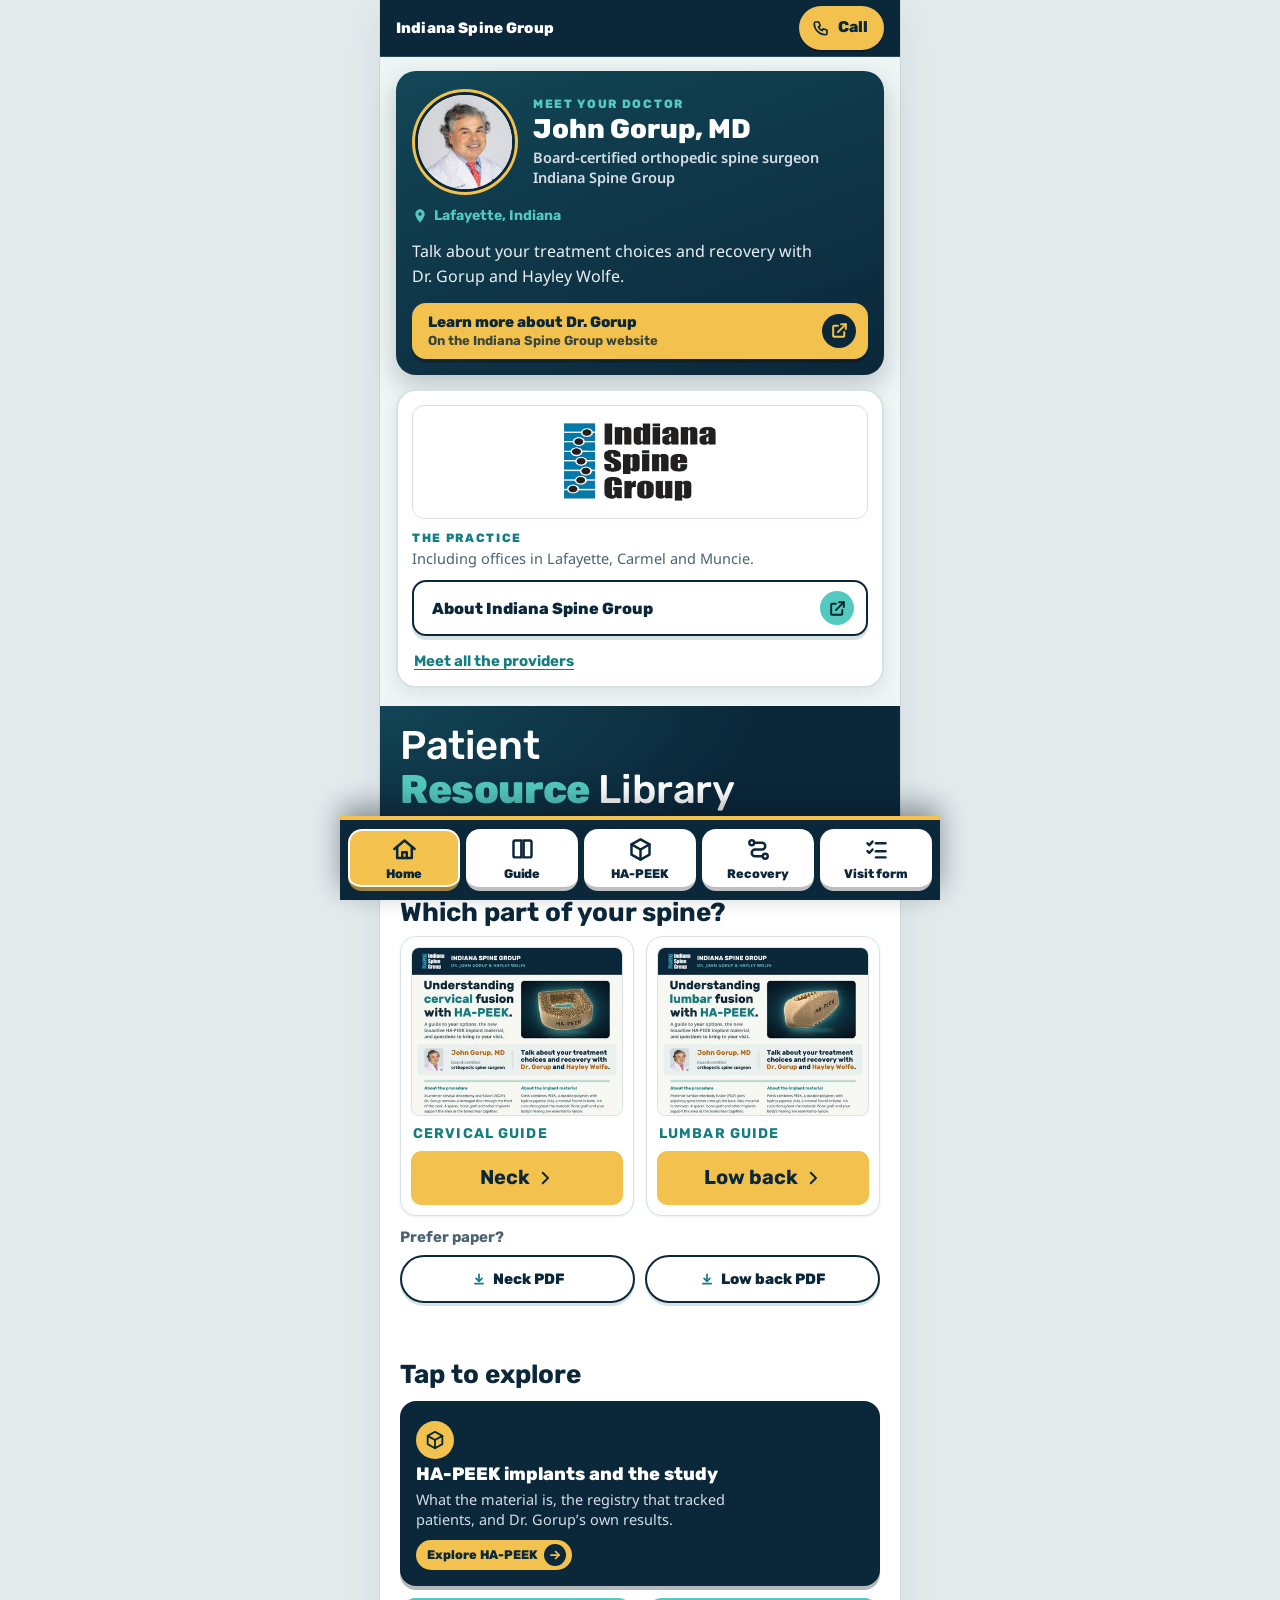
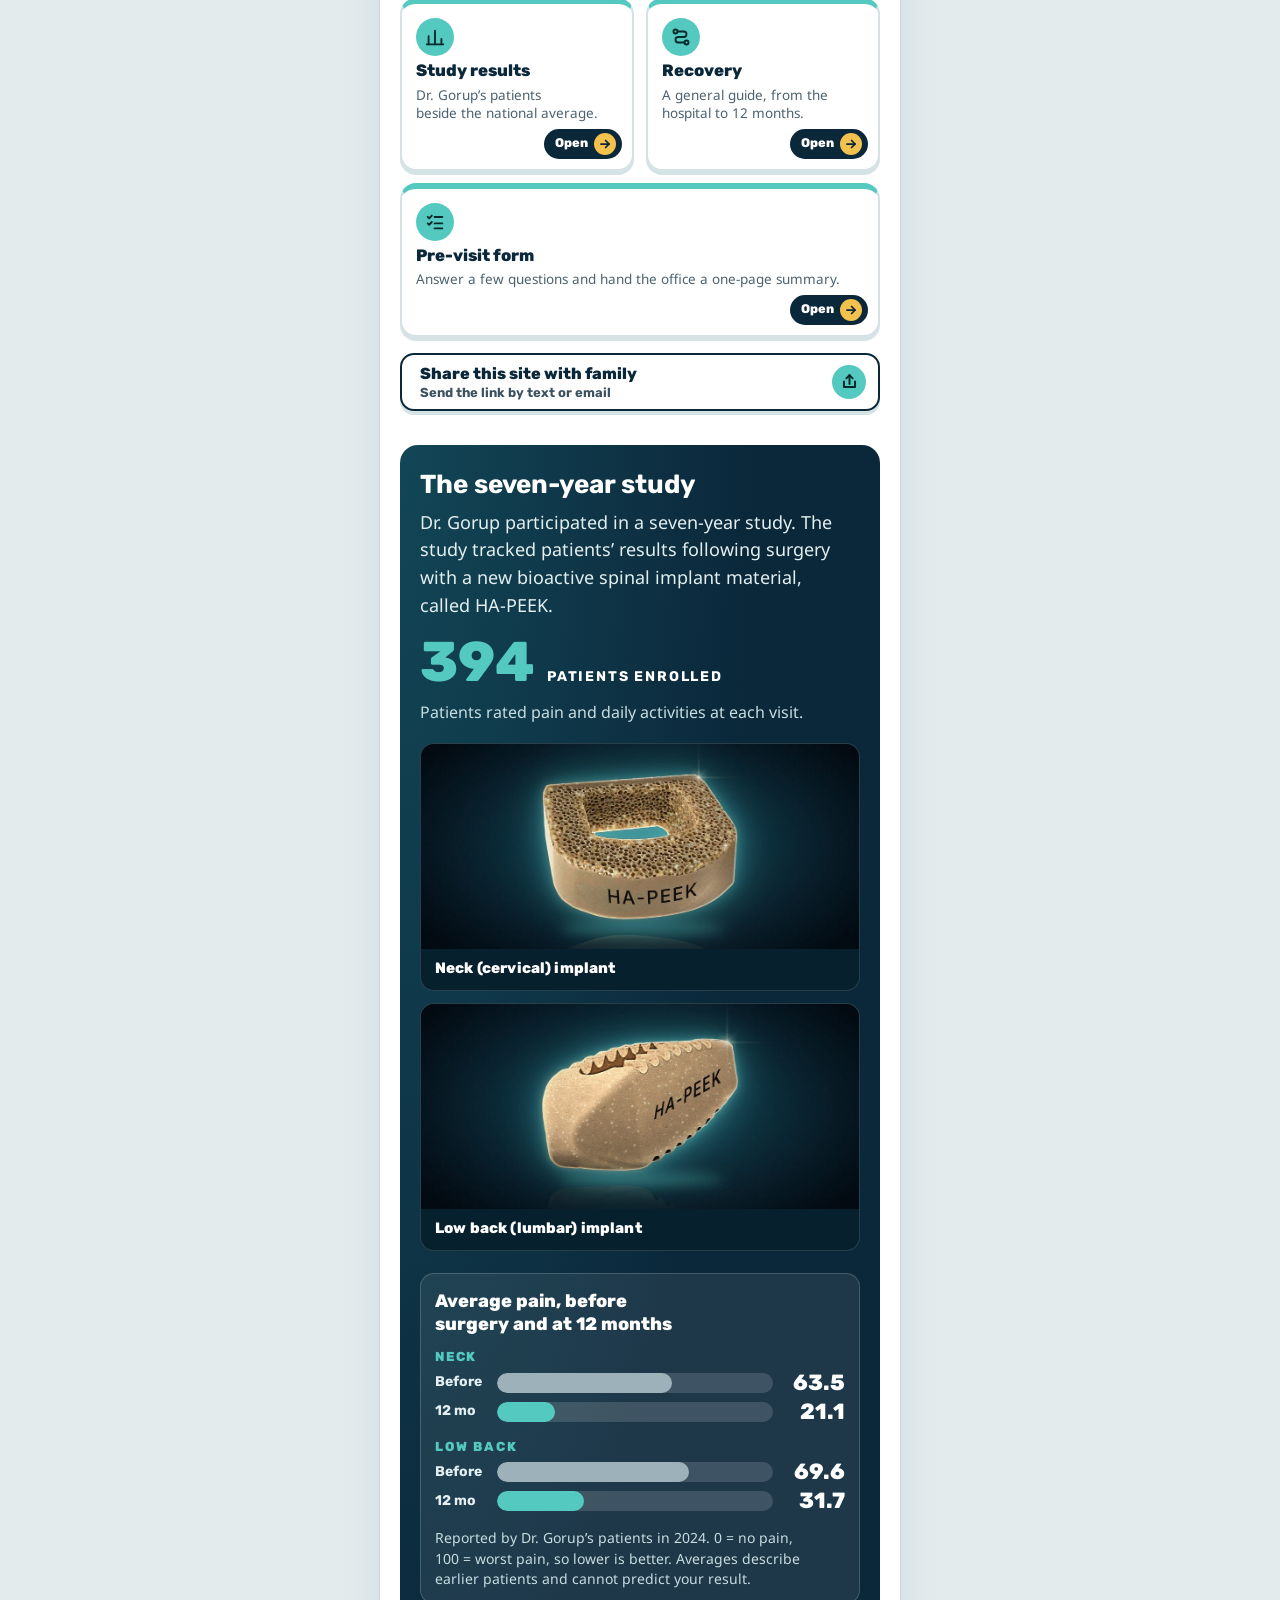
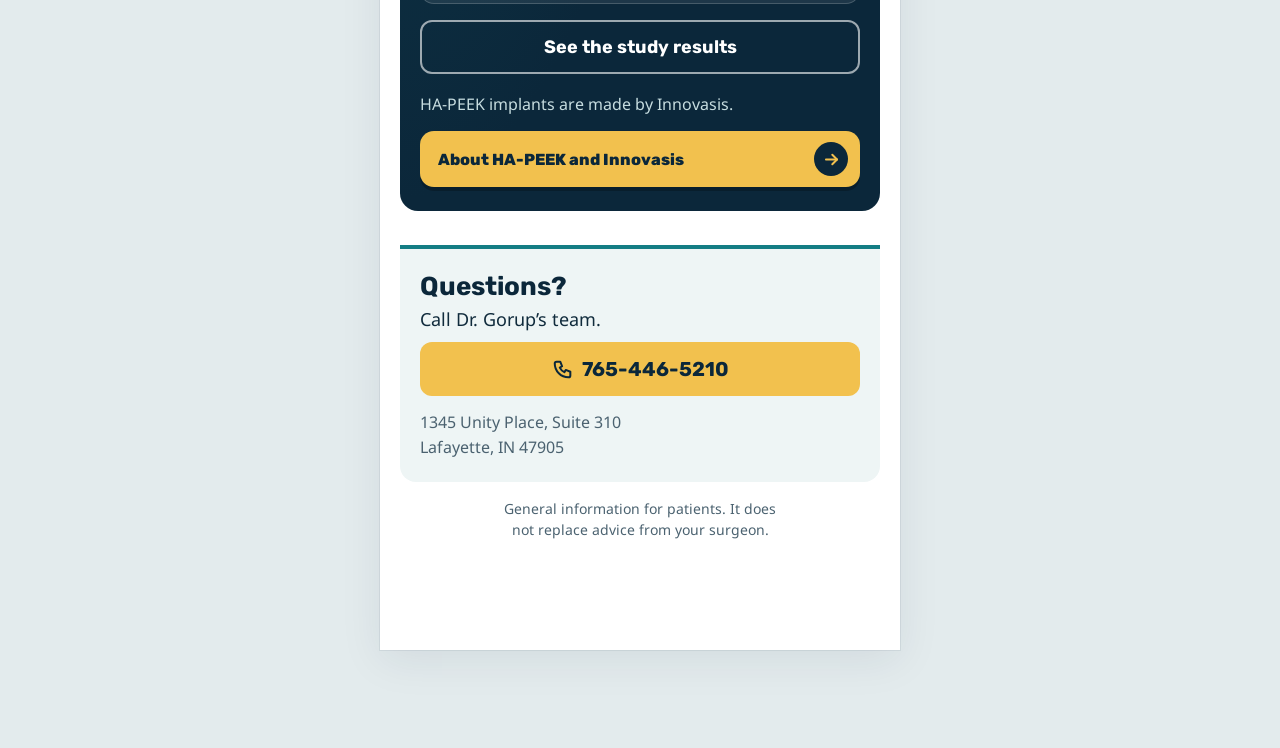
<file: index.html>
<!doctype html>
<html lang="en">
<head>
<meta charset="utf-8">
<meta name="viewport" content="width=device-width, initial-scale=1, viewport-fit=cover">
<meta name="robots" content="noindex, nofollow">
<meta name="format-detection" content="telephone=no">
<title>Patient Resource Library · Dr. John Gorup · Indiana Spine Group</title>
<meta name="description" content="Guides for patients of Dr. John Gorup and Hayley Wolfe at Indiana Spine Group.">
<meta name="theme-color" content="#0B273A">
<link rel="icon" href="favicon.svg" type="image/svg+xml">
<link rel="preload" href="assets/fonts/noto-sans-400.woff2" as="font" type="font/woff2" crossorigin>
<link rel="preload" href="assets/fonts/rubik-500.woff2" as="font" type="font/woff2" crossorigin>
<link rel="preload" href="assets/fonts/rubik-700.woff2" as="font" type="font/woff2" crossorigin>
<link rel="stylesheet" href="assets/site.css?v=7">
<link rel="stylesheet" href="assets/kit.css?v=4">
</head>
<body data-page="home">
<a class="skip" href="#main">Skip to the content</a>
<div class="shell">
<nav class="topbar no-print" aria-label="Site"><div class="in pad"><a class="brand" href="index.html">Indiana Spine Group</a><a class="call-pill" href="tel:+17654465210" aria-label="Call Dr. Gorup’s office, 765-446-5210"><svg viewBox="0 0 24 24" aria-hidden="true"><path d="M5 4h4l2 5-2.5 1.5a11 11 0 0 0 5 5L15 13l5 2v4a2 2 0 0 1-2 2A15 15 0 0 1 3 6a2 2 0 0 1 2-2z"/></svg>Call</a></div></nav>
<section class="topcards no-print" aria-label="Your doctor and the practice"><div class="in">
    <div class="dfc">
      <div class="r1">
        <a class="ph" href="https://indianaspinegroup.com/gorup/" target="_blank" rel="noopener" aria-label="John Gorup, MD, on the Indiana Spine Group website"><img src="assets/dr-gorup-sm.jpg" alt="John Gorup, MD" width="100" height="100" decoding="async" fetchpriority="high"></a>
        <div>
          <p class="k">Meet your doctor</p>
          <p class="n">John&nbsp;Gorup,&nbsp;MD</p>
          <p class="ti"><span>Board-certified orthopedic spine surgeon</span><span>Indiana Spine Group</span></p>
        </div>
      </div>
      <p class="lo"><svg viewBox="0 0 24 24" aria-hidden="true"><path d="M12 2a7 7 0 0 0-7 7c0 5.25 7 13 7 13s7-7.75 7-13a7 7 0 0 0-7-7zm0 9.5a2.5 2.5 0 1 1 0-5 2.5 2.5 0 0 1 0 5z" fill="currentColor"/></svg><span>Lafayette, Indiana</span></p>
      <p class="intro">Talk about your treatment choices and recovery with Dr.&nbsp;Gorup and Hayley&nbsp;Wolfe.</p>
      <a class="kbtn" href="https://indianaspinegroup.com/gorup/" target="_blank" rel="noopener"><span>Learn more about Dr.&nbsp;Gorup<small>On the Indiana Spine&nbsp;Group&nbsp;website</small></span><span class="go"><svg viewBox="0 0 24 24" aria-hidden="true"><path d="M14 4h6v6"/><path d="M20 4 10 14"/><path d="M18 14v5a1 1 0 0 1-1 1H5a1 1 0 0 1-1-1V7a1 1 0 0 1 1-1h5"/></svg></span></a>
    </div>
    <div class="pra wide sq">
      <a class="logo" href="https://indianaspinegroup.com/history/" target="_blank" rel="noopener" aria-label="Indiana Spine Group website"><img src="assets/isg-logo-2.png" alt="Indiana Spine Group logo" width="520" height="283" decoding="async"></a>
      <div class="txt"><p class="k">The practice</p><p class="d">Including offices in Lafayette, Carmel and Muncie.</p></div>
      <a class="kbtn alt" href="https://indianaspinegroup.com/history/" target="_blank" rel="noopener"><span>About Indiana Spine Group</span><span class="go"><svg viewBox="0 0 24 24" aria-hidden="true"><path d="M14 4h6v6"/><path d="M20 4 10 14"/><path d="M18 14v5a1 1 0 0 1-1 1H5a1 1 0 0 1-1-1V7a1 1 0 0 1 1-1h5"/></svg></span></a>
      <p class="more"><a href="https://indianaspinegroup.com/our-providers/" target="_blank" rel="noopener">Meet all the providers</a></p>
    </div>
  </div></section>
<header class="hero no-print"><div class="pad">
  
  <h1>Patient <b>Resource</b> Library</h1>
  <p class="sub">Guides for patients of Dr.&nbsp;Gorup and Hayley&nbsp;Wolfe.</p>
  
</div></header>
<main id="main" class="pad">
    <section aria-labelledby="g" id="guides">
      <h2 id="g">Which part of your spine?</h2>
      <div class="gpick">
        <a class="gcard" href="neck.html">
          <img src="guides/neck-cover-sm.jpg" width="360" height="466" alt="Cover of the neck guide: Understanding cervical fusion with HA-PEEK" fetchpriority="high">
          <span class="what">Cervical guide</span>
          <span class="go">Neck<svg viewBox="0 0 24 24" aria-hidden="true"><path d="m9 5 7 7-7 7"/></svg></span>
        </a>
        <a class="gcard" href="lower-back.html">
          <img src="guides/lower-back-cover-sm.jpg" width="360" height="466" alt="Cover of the low back guide: Understanding lumbar fusion with HA-PEEK">
          <span class="what">Lumbar guide</span>
          <span class="go">Low back<svg viewBox="0 0 24 24" aria-hidden="true"><path d="m9 5 7 7-7 7"/></svg></span>
        </a>
      </div>
      <p class="pdfs"><span class="pl">Prefer paper?</span> <a href="guides/neck-guide.pdf">Neck PDF</a> <a href="guides/lower-back-guide.pdf">Low back PDF</a></p>
    </section>

    <section aria-labelledby="t" id="tools">
      <h2 id="t" class="start-h">Tap to explore</h2>
      <ul class="start">
        <li class="feat"><a href="implant.html"><span class="ico"><svg viewBox="0 0 24 24" aria-hidden="true"><path d="M12 3 4 7.5v9L12 21l8-4.5v-9z"/><path d="M4 7.5 12 12l8-4.5"/><path d="M12 12v9"/></svg></span><b>HA-PEEK implants and the study</b><small>What the material is, the registry that tracked patients, and Dr.&nbsp;Gorup&rsquo;s own&nbsp;results.</small><span class="go">Explore HA-PEEK<i><svg viewBox="0 0 24 24" aria-hidden="true"><path d="M5 12h14"/><path d="m13 6 6 6-6 6"/></svg></i></span></a></li>
        <li class=""><a href="results.html"><span class="ico"><svg viewBox="0 0 24 24" aria-hidden="true"><path d="M5 20v-9"/><path d="M12 20V5"/><path d="M19 20v-6"/><path d="M3 20h18"/></svg></span><b>Study results</b><small>Dr.&nbsp;Gorup&rsquo;s patients beside the&nbsp;national&nbsp;average.</small><span class="go">Open<i><svg viewBox="0 0 24 24" aria-hidden="true"><path d="M5 12h14"/><path d="m13 6 6 6-6 6"/></svg></i></span></a></li>
        <li class=""><a href="recovery.html"><span class="ico"><svg viewBox="0 0 24 24" aria-hidden="true"><circle cx="6" cy="6" r="2.2"/><circle cx="18" cy="18" r="2.2"/><path d="M8.2 6H15a3 3 0 0 1 0 6H9a3 3 0 0 0 0 6h6.8"/></svg></span><b>Recovery</b><small>A general guide, from the hospital to&nbsp;12&nbsp;months.</small><span class="go">Open<i><svg viewBox="0 0 24 24" aria-hidden="true"><path d="M5 12h14"/><path d="m13 6 6 6-6 6"/></svg></i></span></a></li>
        <li class=""><a href="visit.html"><span class="ico"><svg viewBox="0 0 24 24" aria-hidden="true"><path d="m4 6.5 1.6 1.6L8.5 5"/><path d="M11.5 6.5H20"/><path d="m4 13.5 1.6 1.6 2.9-3.1"/><path d="M11.5 13.5H20"/><path d="M11.5 19H20"/></svg></span><b>Pre-visit form</b><small>Answer a few questions and hand the office a&nbsp;one-page&nbsp;summary.</small><span class="go">Open<i><svg viewBox="0 0 24 24" aria-hidden="true"><path d="M5 12h14"/><path d="m13 6 6 6-6 6"/></svg></i></span></a></li>
      </ul>
      <button type="button" class="kbtn alt kshare no-print" data-kshare><span>Share this site with family<small>Send the link by text&nbsp;or&nbsp;email</small></span><span class="go"><svg viewBox="0 0 24 24" aria-hidden="true"><path d="M12 15V4"/><path d="m8 8 4-4 4 4"/><path d="M5 12v7h14v-7"/></svg></span></button>
    </section>

    <section class="study" aria-labelledby="s">
      <h2 id="s">The seven-year study</h2>
      <p>Dr.&nbsp;Gorup participated in a seven-year study. The study tracked patients’ results following surgery with a new bioactive spinal implant material, called <span class="nb">HA-PEEK</span>.</p>
      <div class="stat"><b>394</b><span>patients enrolled</span></div>
      <p class="small">Patients rated pain and daily activities at&nbsp;each&nbsp;visit.</p>
      <div class="imps" aria-label="HA-PEEK implants">
        <figure><img src="assets/neck-implant.jpg" alt="Close-up photo of a cervical HA-PEEK implant" width="1000" height="469" loading="lazy" decoding="async"><figcaption>Neck (cervical) implant</figcaption></figure>
        <figure><img src="assets/lower-back-implant.jpg" alt="Close-up photo of a lumbar HA-PEEK implant" width="1000" height="469" loading="lazy" decoding="async"><figcaption>Low back (lumbar) implant</figcaption></figure>
      </div>
      <div class="ba" role="group" aria-label="Average pain before surgery and at 12 months">
        <h3>Average pain, before surgery and at&nbsp;12&nbsp;months</h3>
        <div class="bag"><p class="bl">Neck</p><div class="br"><span>Before</span><div class="trk" aria-hidden="true"><i class="b0" style="width:63.5%"></i></div><b>63.5</b></div><div class="br"><span>12 mo</span><div class="trk" aria-hidden="true"><i class="b1" style="width:21.1%"></i></div><b>21.1</b></div></div>
        <div class="bag"><p class="bl">Low back</p><div class="br"><span>Before</span><div class="trk" aria-hidden="true"><i class="b0" style="width:69.6%"></i></div><b>69.6</b></div><div class="br"><span>12 mo</span><div class="trk" aria-hidden="true"><i class="b1" style="width:31.7%"></i></div><b>31.7</b></div></div>
        <p class="fine">Reported by Dr.&nbsp;Gorup&rsquo;s patients in 2024. 0&nbsp;=&nbsp;no pain, 100&nbsp;=&nbsp;worst pain, so lower is better. Averages describe earlier patients and cannot predict your&nbsp;result.</p>
      </div>
      <a class="btn ondark" href="results.html">See the study results</a>
      <p class="small" style="margin-top:18px">HA-PEEK implants are made&nbsp;by&nbsp;Innovasis.</p>
      <a class="kbtn" href="implant.html"><span>About HA-PEEK and Innovasis</span><span class="go"><svg viewBox="0 0 24 24" aria-hidden="true"><path d="M5 12h14"/><path d="m13 6 6 6-6 6"/></svg></span></a>
    </section>

    <section class="call no-print" aria-labelledby="q">
      <h2 id="q">Questions?</h2>
      <p>Call Dr.&nbsp;Gorup’s team.</p>
      <a class="btn" href="tel:+17654465210"><svg viewBox="0 0 24 24" aria-hidden="true"><path d="M5 4h4l2 5-2.5 1.5a11 11 0 0 0 5 5L15 13l5 2v4a2 2 0 0 1-2 2A15 15 0 0 1 3 6a2 2 0 0 1 2-2z"/></svg>765-446-5210</a>
      <address>1345 Unity Place, Suite 310<br>Lafayette, IN 47905</address>
    </section>
</main>
<footer class="no-print pad"><p>General information for patients. It does not replace advice from&nbsp;your&nbsp;surgeon.</p></footer>
</div>
<nav class="tabs no-print" aria-label="Main"><a data-tab="home" href="index.html" aria-current="page"><svg viewBox="0 0 24 24" aria-hidden="true"><path d="M3 11.5 12 4l9 7.5"/><path d="M5.5 10v9.5h13V10"/><path d="M10 19.5v-5h4v5"/></svg><span>Home</span></a><a data-tab="guide" href="index.html#guides"><svg viewBox="0 0 24 24" aria-hidden="true"><path d="M4 5.5C4 4.7 4.7 4 5.5 4H11v15H5.5c-.8 0-1.5-.7-1.5-1.5z"/><path d="M20 5.5c0-.8-.7-1.5-1.5-1.5H13v15h5.5c.8 0 1.5-.7 1.5-1.5z"/></svg><span>Guide</span></a><a data-tab="hapeek" href="implant.html"><svg viewBox="0 0 24 24" aria-hidden="true"><path d="M12 3 4 7.5v9L12 21l8-4.5v-9z"/><path d="M4 7.5 12 12l8-4.5"/><path d="M12 12v9"/></svg><span>HA-PEEK</span></a><a data-tab="recovery" href="recovery.html"><svg viewBox="0 0 24 24" aria-hidden="true"><circle cx="6" cy="6" r="2.2"/><circle cx="18" cy="18" r="2.2"/><path d="M8.2 6H15a3 3 0 0 1 0 6H9a3 3 0 0 0 0 6h6.8"/></svg><span>Recovery</span></a><a data-tab="visit" href="visit.html"><svg viewBox="0 0 24 24" aria-hidden="true"><path d="m4 6.5 1.6 1.6L8.5 5"/><path d="M11.5 6.5H20"/><path d="m4 13.5 1.6 1.6 2.9-3.1"/><path d="M11.5 13.5H20"/><path d="M11.5 19H20"/></svg><span>Visit form</span></a></nav>
<script src="assets/site.js?v=7" defer></script>
<script src="assets/kit.js?v=3" defer></script>
</body>
</html>
</file>
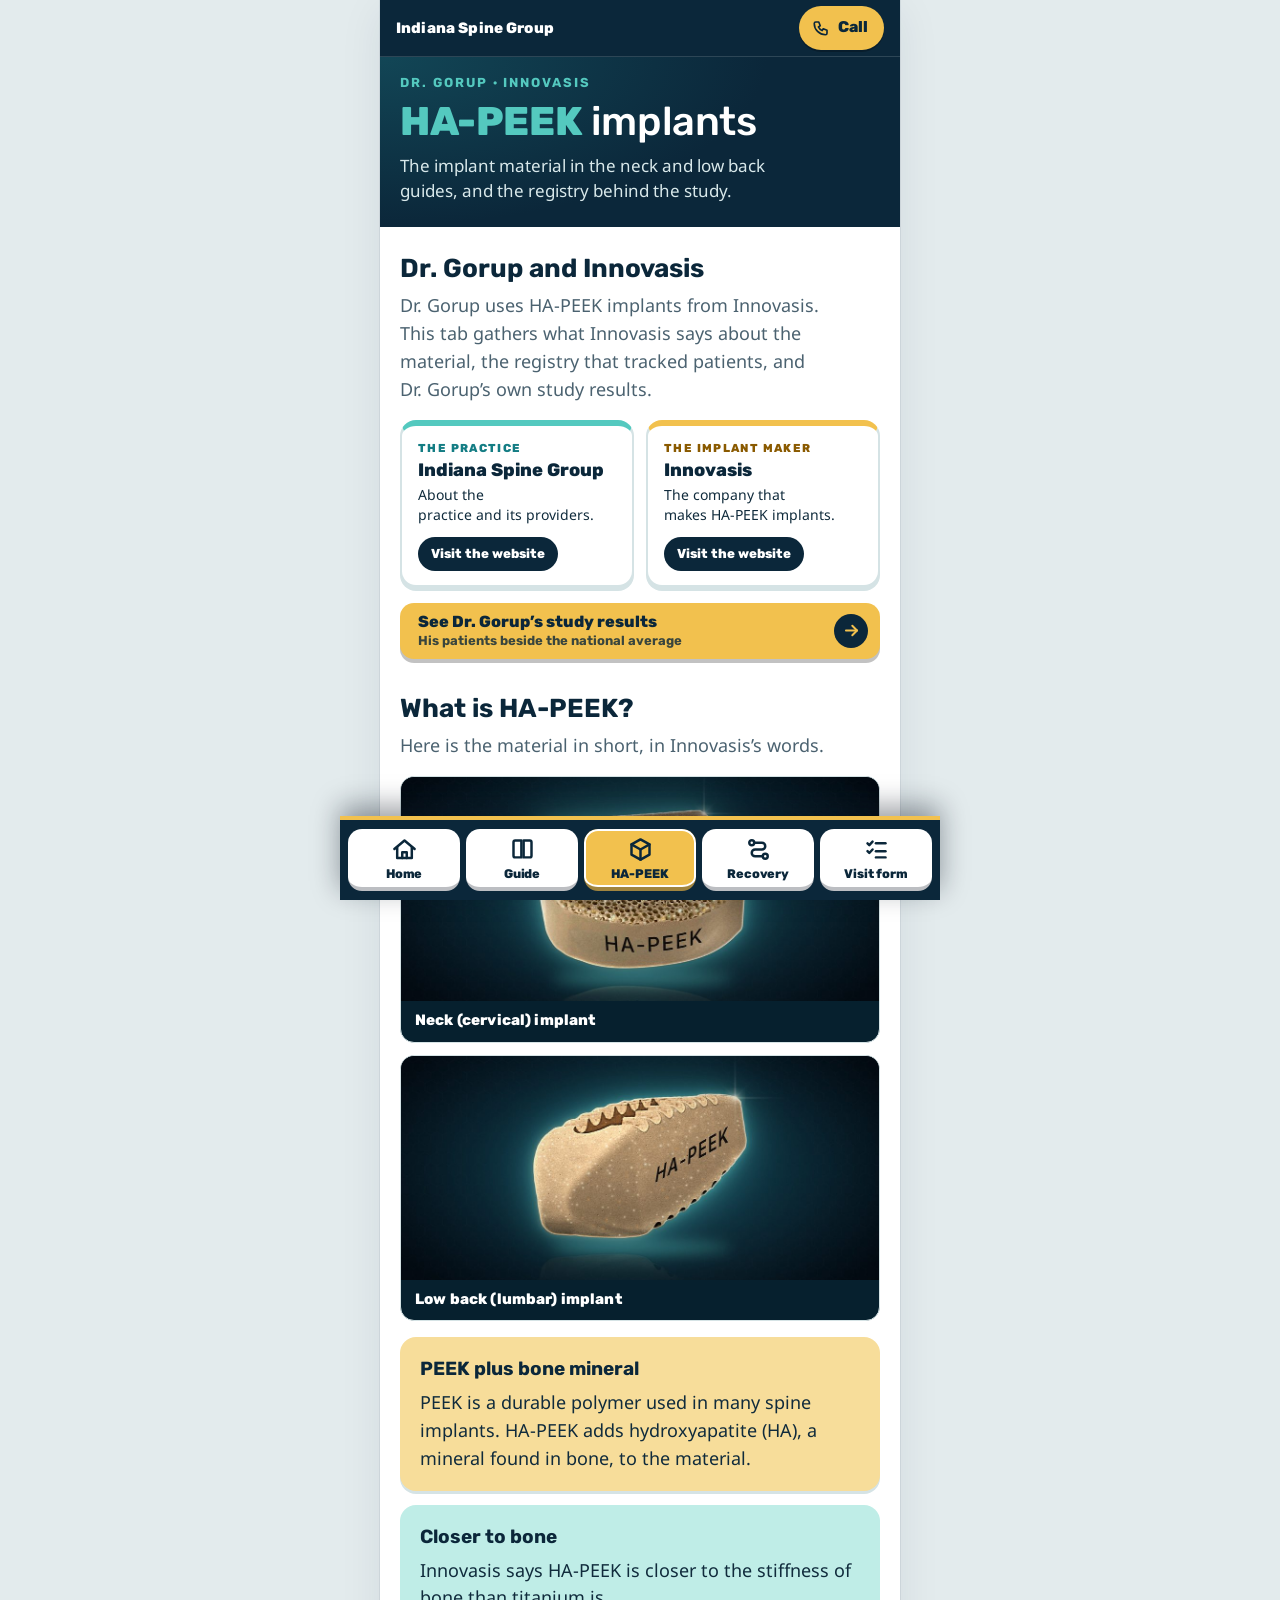
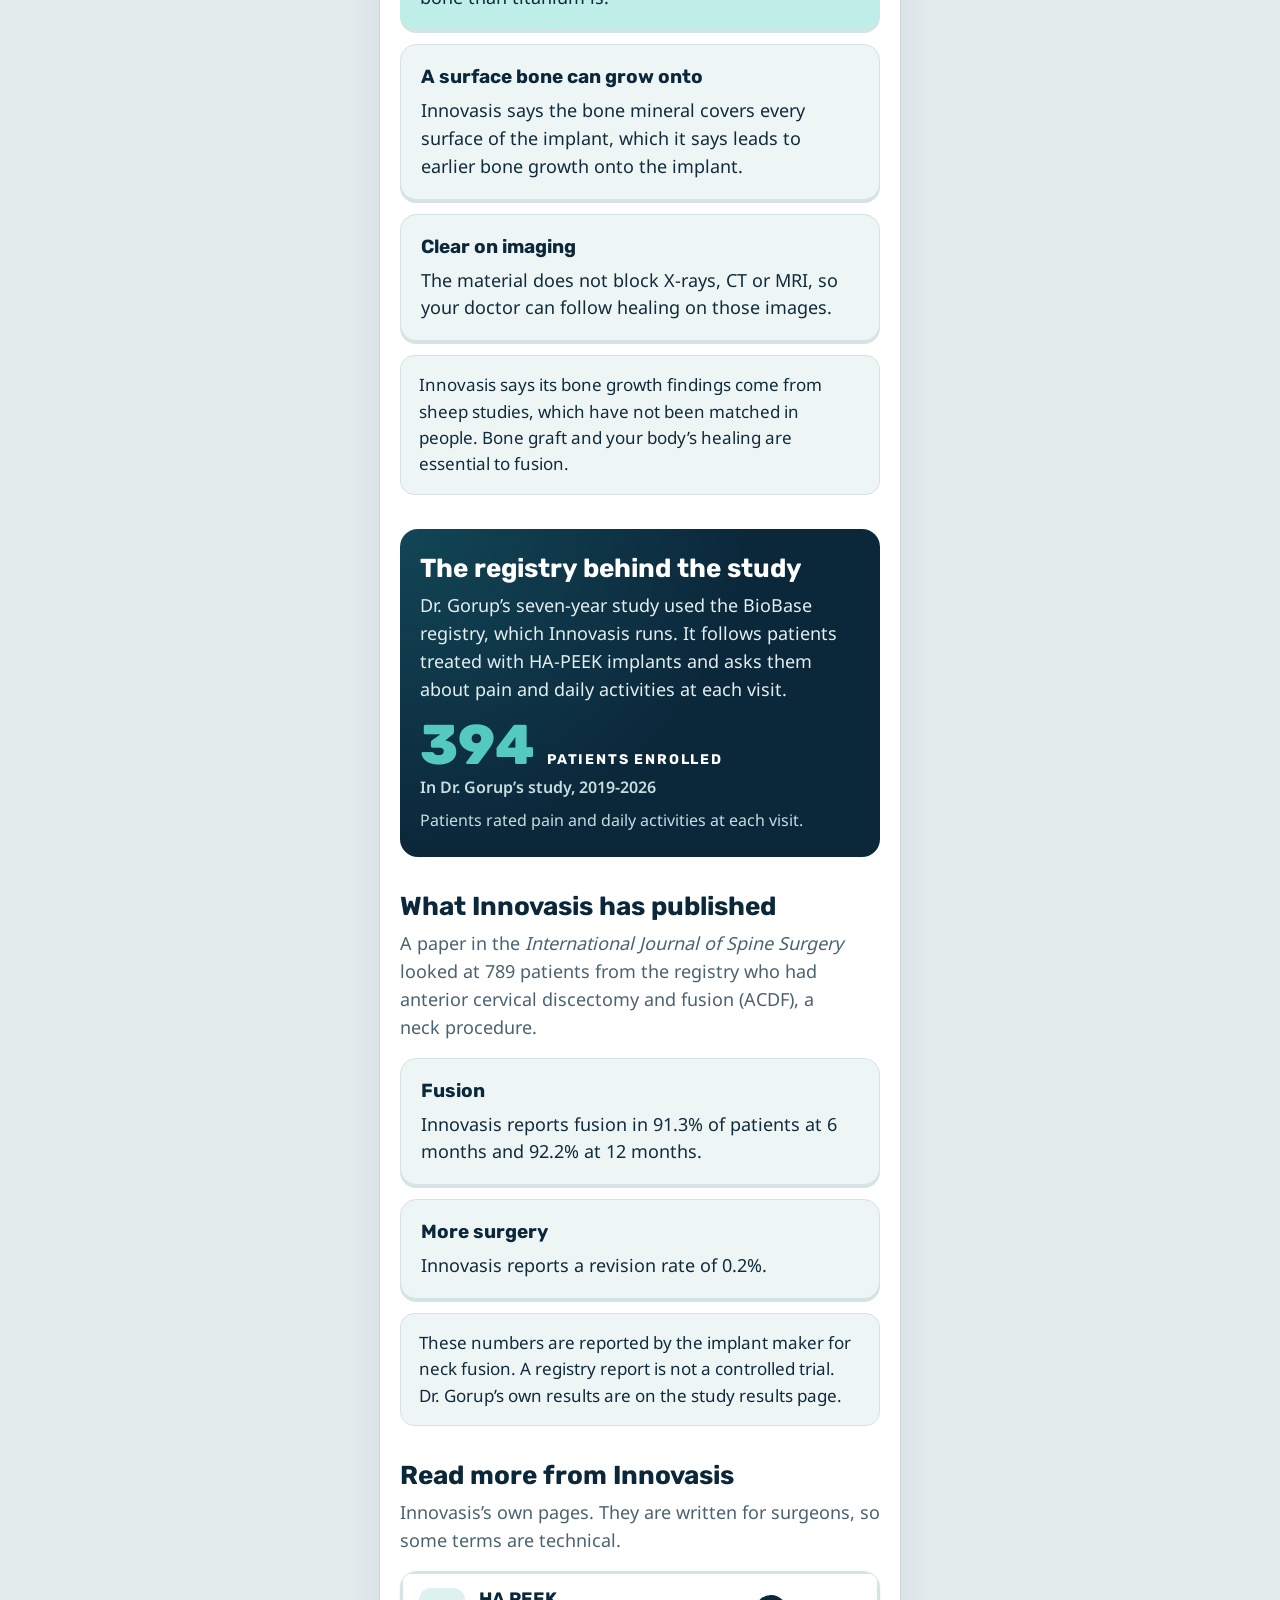
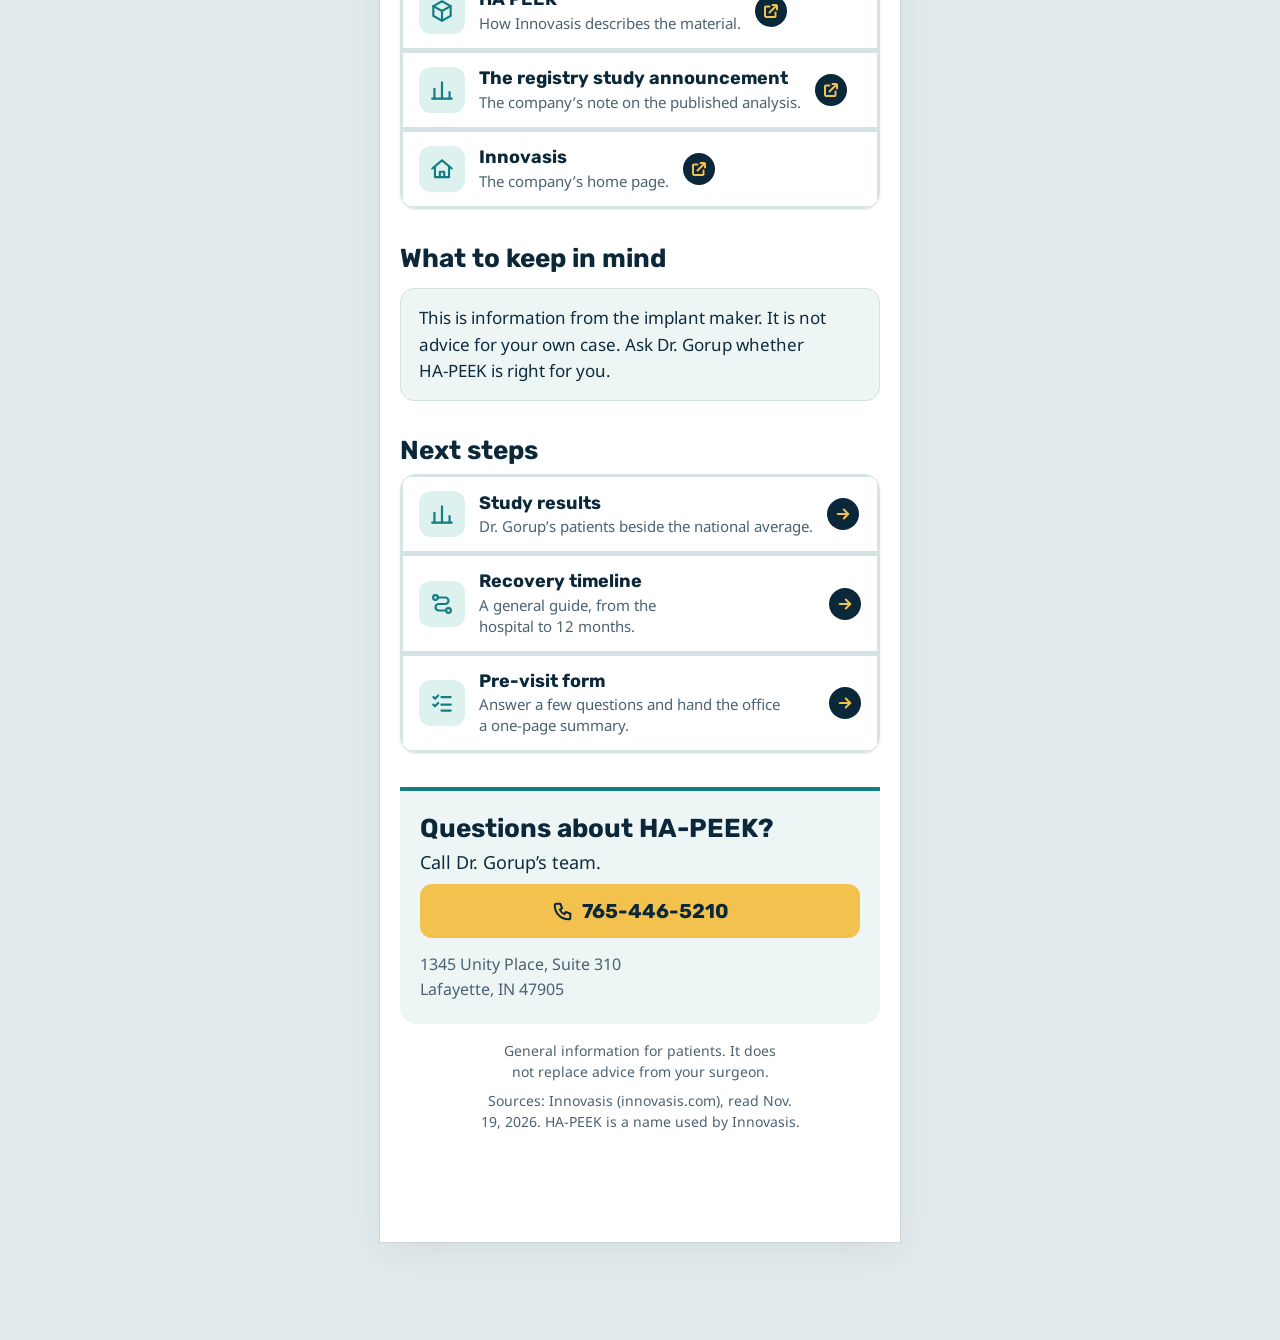
<file: implant.html>
<!doctype html>
<html lang="en">
<head>
<meta charset="utf-8">
<meta name="viewport" content="width=device-width, initial-scale=1, viewport-fit=cover">
<meta name="robots" content="noindex, nofollow">
<meta name="format-detection" content="telephone=no">
<title>HA-PEEK implants · Innovasis · Dr. John Gorup · Indiana Spine Group</title>
<meta name="description" content="About HA-PEEK, the implant material from Innovasis, the registry that tracked patients, and Dr. Gorup’s own study results.">
<meta name="theme-color" content="#0B273A">
<link rel="icon" href="favicon.svg" type="image/svg+xml">
<link rel="preload" href="assets/fonts/noto-sans-400.woff2" as="font" type="font/woff2" crossorigin>
<link rel="preload" href="assets/fonts/rubik-500.woff2" as="font" type="font/woff2" crossorigin>
<link rel="preload" href="assets/fonts/rubik-700.woff2" as="font" type="font/woff2" crossorigin>
<link rel="stylesheet" href="assets/site.css?v=7">
<link rel="stylesheet" href="assets/kit.css?v=4">
</head>
<body>
<a class="skip" href="#main">Skip to the content</a>
<div class="shell">
<nav class="topbar no-print" aria-label="Site"><div class="in pad"><a class="brand" href="index.html">Indiana Spine Group</a><a class="call-pill" href="tel:+17654465210" aria-label="Call Dr. Gorup’s office, 765-446-5210"><svg viewBox="0 0 24 24" aria-hidden="true"><path d="M5 4h4l2 5-2.5 1.5a11 11 0 0 0 5 5L15 13l5 2v4a2 2 0 0 1-2 2A15 15 0 0 1 3 6a2 2 0 0 1 2-2z"/></svg>Call</a></div></nav>
<header class="hero no-print"><div class="pad">
  <p class="eyebrow">Dr.&nbsp;Gorup &middot; Innovasis</p>
  <h1><b>HA-PEEK</b> implants</h1>
  <p class="sub">The implant material in the neck and low back guides, and the registry behind&nbsp;the&nbsp;study.</p>
</div></header>
<main id="main" class="pad">
    <section aria-labelledby="w">
      <h2 id="w">Dr.&nbsp;Gorup and Innovasis</h2>
      <p class="lead">Dr.&nbsp;Gorup uses HA-PEEK implants from Innovasis. This tab gathers what Innovasis says about the material, the registry that tracked patients, and Dr.&nbsp;Gorup&rsquo;s own&nbsp;study&nbsp;results.</p>
      <div class="partners" aria-label="Indiana Spine Group and Innovasis">
        <a class="pt" href="https://indianaspinegroup.com/history/" target="_blank" rel="noopener"><span class="pk">The practice</span><b>Indiana Spine Group</b><span class="pd">About the practice and&nbsp;its&nbsp;providers.</span><span class="go">Visit the website</span></a>
        <a class="pt mfr" href="https://www.innovasis.com/" target="_blank" rel="noopener"><span class="pk">The implant maker</span><b>Innovasis</b><span class="pd">The company that makes&nbsp;HA-PEEK&nbsp;implants.</span><span class="go">Visit the website</span></a>
      </div>
      <a class="kbtn" href="results.html" data-carry="results.html" style="margin-top:16px"><span>See Dr.&nbsp;Gorup&rsquo;s study results<small>His patients beside the&nbsp;national&nbsp;average</small></span><span class="go"><svg viewBox="0 0 24 24" aria-hidden="true"><path d="M5 12h14"/><path d="m13 6 6 6-6 6"/></svg></span></a>
    </section>

    <section aria-labelledby="m">
      <h2 id="m">What is HA-PEEK?</h2>
      <p class="lead">Here is the material in short, in&nbsp;Innovasis&rsquo;s&nbsp;words.</p>
      <div class="imps lite" aria-label="HA-PEEK implants">
        <figure><img src="assets/neck-implant.jpg" alt="Close-up photo of a cervical HA-PEEK implant" width="1000" height="469" loading="lazy" decoding="async"><figcaption>Neck (cervical) implant</figcaption></figure>
        <figure><img src="assets/lower-back-implant.jpg" alt="Close-up photo of a lumbar HA-PEEK implant" width="1000" height="469" loading="lazy" decoding="async"><figcaption>Low back (lumbar) implant</figcaption></figure>
      </div>
      <div class="info-grid">
        <div class="info gold"><h3>PEEK plus bone mineral</h3><p>PEEK is a durable polymer used in many spine implants. HA-PEEK adds hydroxyapatite (HA), a mineral found in bone, to&nbsp;the&nbsp;material.</p></div>
        <div class="info teal"><h3>Closer to bone</h3><p>Innovasis says HA-PEEK is closer to the stiffness of bone than&nbsp;titanium&nbsp;is.</p></div>
        <div class="info soft"><h3>A surface bone can grow onto</h3><p>Innovasis says the bone mineral covers every surface of the implant, which it says leads to earlier bone growth onto&nbsp;the&nbsp;implant.</p></div>
        <div class="info soft"><h3>Clear on imaging</h3><p>The material does not block X-rays, CT or MRI, so your doctor can follow healing on&nbsp;those&nbsp;images.</p></div>
      </div>
      <div class="notes" style="margin-top:14px"><p>Innovasis says its bone growth findings come from sheep studies, which have not been matched in people. Bone graft and your body&rsquo;s healing are essential&nbsp;to&nbsp;fusion.</p></div>
    </section>

    <section class="study" aria-labelledby="g">
      <h2 id="g">The registry behind the study</h2>
      <p>Dr.&nbsp;Gorup&rsquo;s seven-year study used the BioBase registry, which Innovasis runs. It follows patients treated with HA-PEEK implants and asks them about pain and daily activities at&nbsp;each&nbsp;visit.</p>
      <div class="stat"><b>394</b><span>patients enrolled</span><small>In Dr.&nbsp;Gorup&rsquo;s study, 2019-2026</small></div>
      <p class="small">Patients rated pain and daily activities at&nbsp;each&nbsp;visit.</p>
    </section>

    <section aria-labelledby="p">
      <h2 id="p">What Innovasis has published</h2>
      <p class="lead">A paper in the <i>International Journal of Spine Surgery</i> looked at 789 patients from the registry who had anterior cervical discectomy and fusion (ACDF), a neck procedure.</p>
      <div class="info-grid">
        <div class="info soft"><h3>Fusion</h3><p>Innovasis reports fusion in 91.3% of patients at 6 months and 92.2% at&nbsp;12&nbsp;months.</p></div>
        <div class="info soft"><h3>More surgery</h3><p>Innovasis reports a revision rate&nbsp;of&nbsp;0.2%.</p></div>
      </div>
      <div class="notes" style="margin-top:14px"><p>These numbers are reported by the implant maker for neck fusion. A registry report is not a controlled trial. Dr.&nbsp;Gorup&rsquo;s own results are on the study&nbsp;results&nbsp;page.</p></div>
    </section>

    <section aria-labelledby="rd">
      <h2 id="rd">Read more from Innovasis</h2>
      <p class="lead">Innovasis&rsquo;s own pages. They are written for surgeons, so some terms&nbsp;are&nbsp;technical.</p>
      <ul class="rows">
        <li><a class="row" href="https://www.innovasis.com/technology-1" target="_blank" rel="noopener"><span class="ic"><svg viewBox="0 0 24 24" aria-hidden="true"><path d="M12 3 4 7.5v9L12 21l8-4.5v-9z"/><path d="M4 7.5 12 12l8-4.5"/><path d="M12 12v9"/></svg></span><span><b>HA PEEK</b><small>How Innovasis describes&nbsp;the&nbsp;material.</small></span><svg viewBox="0 0 24 24" aria-hidden="true"><path d="M14 4h6v6"/><path d="M20 4 10 14"/><path d="M18 14v5a1 1 0 0 1-1 1H5a1 1 0 0 1-1-1V7a1 1 0 0 1 1-1h5"/></svg></a></li>
        <li><a class="row" href="https://www.innovasis.com/blog/innovasis-landmark-study-on-spinal-fusion" target="_blank" rel="noopener"><span class="ic"><svg viewBox="0 0 24 24" aria-hidden="true"><path d="M5 20v-9"/><path d="M12 20V5"/><path d="M19 20v-6"/><path d="M3 20h18"/></svg></span><span><b>The registry study announcement</b><small>The company&rsquo;s note on the&nbsp;published&nbsp;analysis.</small></span><svg viewBox="0 0 24 24" aria-hidden="true"><path d="M14 4h6v6"/><path d="M20 4 10 14"/><path d="M18 14v5a1 1 0 0 1-1 1H5a1 1 0 0 1-1-1V7a1 1 0 0 1 1-1h5"/></svg></a></li>
        <li><a class="row" href="https://www.innovasis.com/" target="_blank" rel="noopener"><span class="ic"><svg viewBox="0 0 24 24" aria-hidden="true"><path d="M3 11.5 12 4l9 7.5"/><path d="M5.5 10v9.5h13V10"/><path d="M10 19.5v-5h4v5"/></svg></span><span><b>Innovasis</b><small>The company&rsquo;s home page.</small></span><svg viewBox="0 0 24 24" aria-hidden="true"><path d="M14 4h6v6"/><path d="M20 4 10 14"/><path d="M18 14v5a1 1 0 0 1-1 1H5a1 1 0 0 1-1-1V7a1 1 0 0 1 1-1h5"/></svg></a></li>
      </ul>
    </section>

    <section class="no-print" aria-labelledby="k">
      <h2 id="k">What to keep in mind</h2>
      <div class="notes"><p>This is information from the implant maker. It is not advice for your own case. Ask Dr.&nbsp;Gorup whether <span class="nb">HA-PEEK</span> is right for you.</p></div>
    </section>

    <section class="no-print" aria-labelledby="nx">
      <h2 id="nx">Next steps</h2>
      <ul class="rows">
        <li><a class="row" href="results.html" data-carry="results.html"><span class="ic"><svg viewBox="0 0 24 24" aria-hidden="true"><path d="M5 20v-9"/><path d="M12 20V5"/><path d="M19 20v-6"/><path d="M3 20h18"/></svg></span><span><b>Study results</b><small>Dr.&nbsp;Gorup&rsquo;s patients beside the&nbsp;national&nbsp;average.</small></span><svg viewBox="0 0 24 24" aria-hidden="true"><path d="M5 12h14"/><path d="m13 6 6 6-6 6"/></svg></a></li>
        <li><a class="row" href="recovery.html" data-carry="recovery.html"><span class="ic"><svg viewBox="0 0 24 24" aria-hidden="true"><circle cx="6" cy="6" r="2.2"/><circle cx="18" cy="18" r="2.2"/><path d="M8.2 6H15a3 3 0 0 1 0 6H9a3 3 0 0 0 0 6h6.8"/></svg></span><span><b>Recovery timeline</b><small>A general guide, from the hospital to&nbsp;12&nbsp;months.</small></span><svg viewBox="0 0 24 24" aria-hidden="true"><path d="M5 12h14"/><path d="m13 6 6 6-6 6"/></svg></a></li>
        <li><a class="row" href="visit.html" data-carry="visit.html"><span class="ic"><svg viewBox="0 0 24 24" aria-hidden="true"><path d="m4 6.5 1.6 1.6L8.5 5"/><path d="M11.5 6.5H20"/><path d="m4 13.5 1.6 1.6 2.9-3.1"/><path d="M11.5 13.5H20"/><path d="M11.5 19H20"/></svg></span><span><b>Pre-visit form</b><small>Answer a few questions and hand the office a&nbsp;one-page&nbsp;summary.</small></span><svg viewBox="0 0 24 24" aria-hidden="true"><path d="M5 12h14"/><path d="m13 6 6 6-6 6"/></svg></a></li>
      </ul>
    </section>
    <section class="call no-print" aria-labelledby="q">
      <h2 id="q">Questions about <span class="nb">HA-PEEK</span>?</h2>
      <p>Call Dr.&nbsp;Gorup’s team.</p>
      <a class="btn" href="tel:+17654465210"><svg viewBox="0 0 24 24" aria-hidden="true"><path d="M5 4h4l2 5-2.5 1.5a11 11 0 0 0 5 5L15 13l5 2v4a2 2 0 0 1-2 2A15 15 0 0 1 3 6a2 2 0 0 1 2-2z"/></svg>765-446-5210</a>
      <address>1345 Unity Place, Suite 310<br>Lafayette, IN 47905</address>
    </section>
</main>
<footer class="no-print pad"><p>General information for patients. It does not replace advice from&nbsp;your&nbsp;surgeon.</p><p>Sources: Innovasis (innovasis.com), read Nov. 19, 2026. HA-PEEK is a name used&nbsp;by&nbsp;Innovasis.</p></footer>
</div>
<nav class="tabs no-print" aria-label="Main"><a data-tab="home" href="index.html"><svg viewBox="0 0 24 24" aria-hidden="true"><path d="M3 11.5 12 4l9 7.5"/><path d="M5.5 10v9.5h13V10"/><path d="M10 19.5v-5h4v5"/></svg><span>Home</span></a><a data-tab="guide" href="index.html#guides"><svg viewBox="0 0 24 24" aria-hidden="true"><path d="M4 5.5C4 4.7 4.7 4 5.5 4H11v15H5.5c-.8 0-1.5-.7-1.5-1.5z"/><path d="M20 5.5c0-.8-.7-1.5-1.5-1.5H13v15h5.5c.8 0 1.5-.7 1.5-1.5z"/></svg><span>Guide</span></a><a data-tab="hapeek" href="implant.html" aria-current="page"><svg viewBox="0 0 24 24" aria-hidden="true"><path d="M12 3 4 7.5v9L12 21l8-4.5v-9z"/><path d="M4 7.5 12 12l8-4.5"/><path d="M12 12v9"/></svg><span>HA-PEEK</span></a><a data-tab="recovery" href="recovery.html"><svg viewBox="0 0 24 24" aria-hidden="true"><circle cx="6" cy="6" r="2.2"/><circle cx="18" cy="18" r="2.2"/><path d="M8.2 6H15a3 3 0 0 1 0 6H9a3 3 0 0 0 0 6h6.8"/></svg><span>Recovery</span></a><a data-tab="visit" href="visit.html"><svg viewBox="0 0 24 24" aria-hidden="true"><path d="m4 6.5 1.6 1.6L8.5 5"/><path d="M11.5 6.5H20"/><path d="m4 13.5 1.6 1.6 2.9-3.1"/><path d="M11.5 13.5H20"/><path d="M11.5 19H20"/></svg><span>Visit form</span></a></nav>
<script src="assets/site.js?v=7" defer></script>
<script src="assets/kit.js?v=3" defer></script>
</body>
</html>
</file>
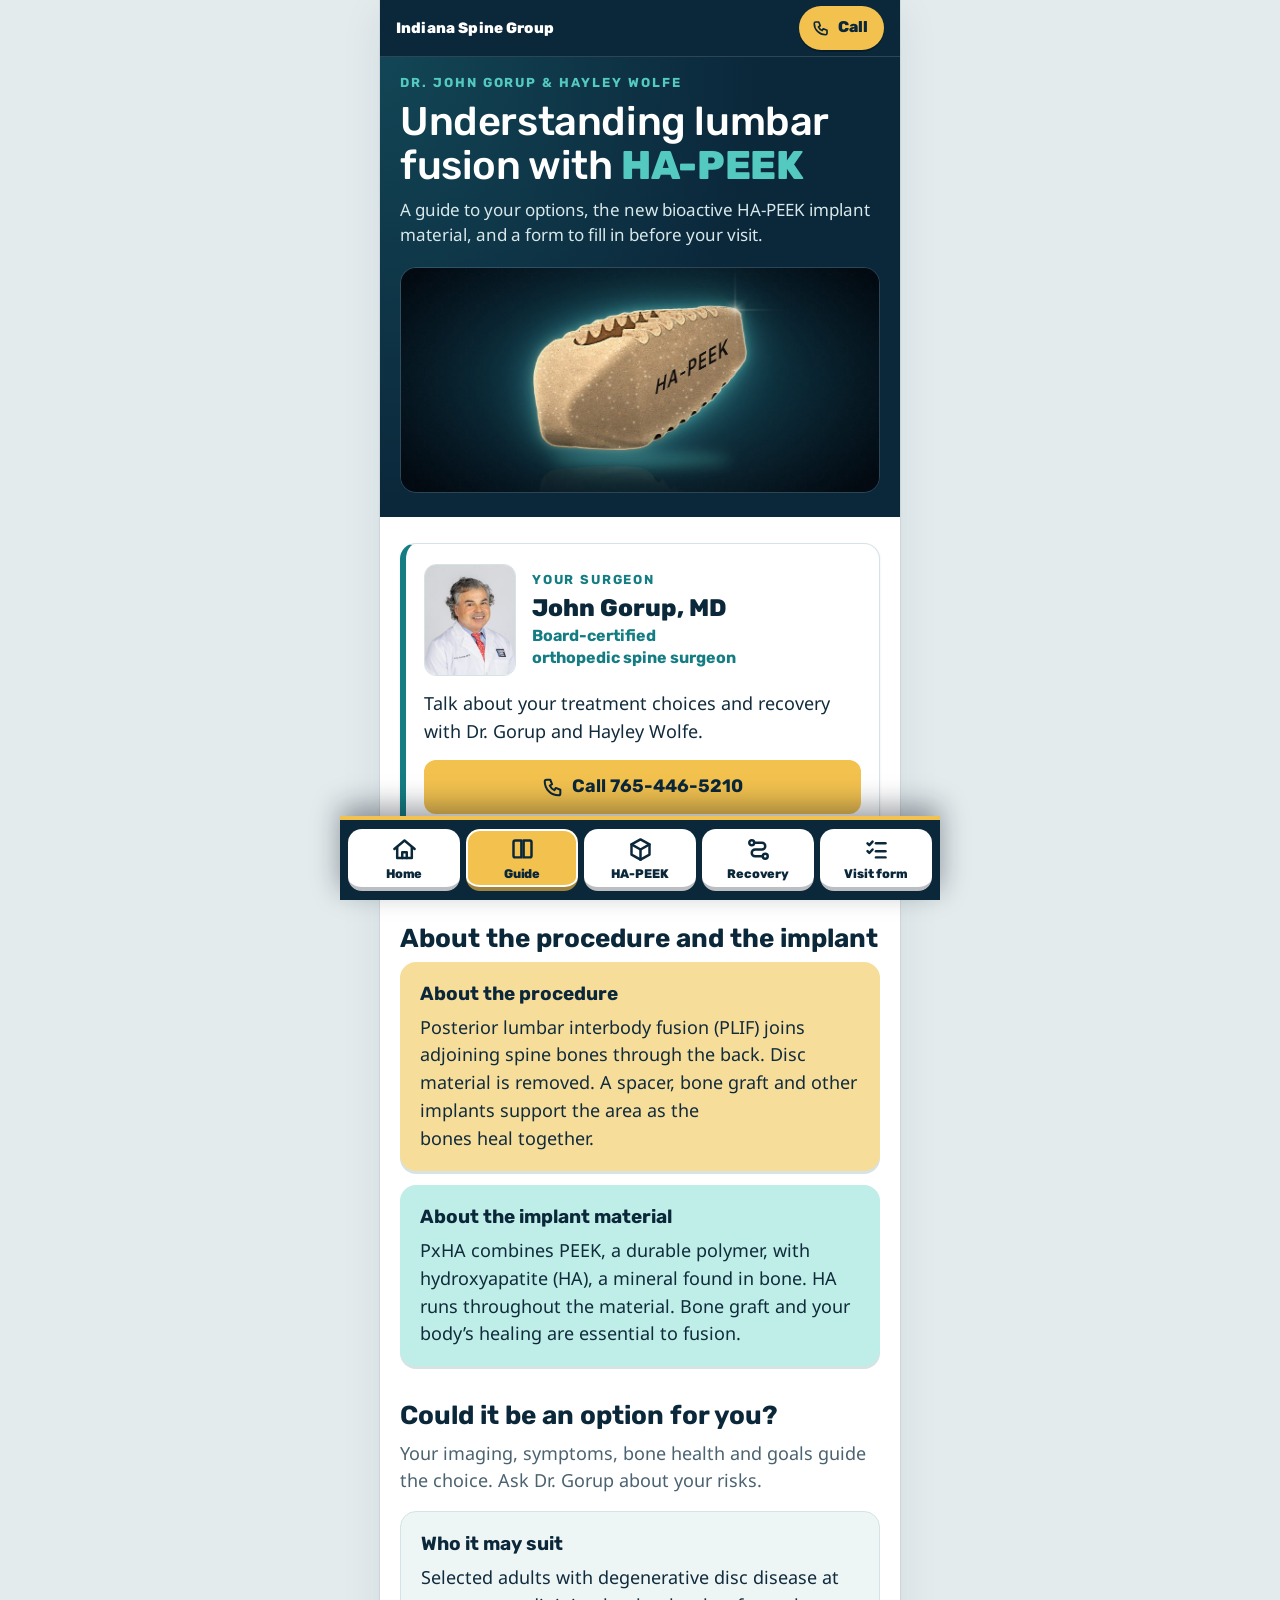
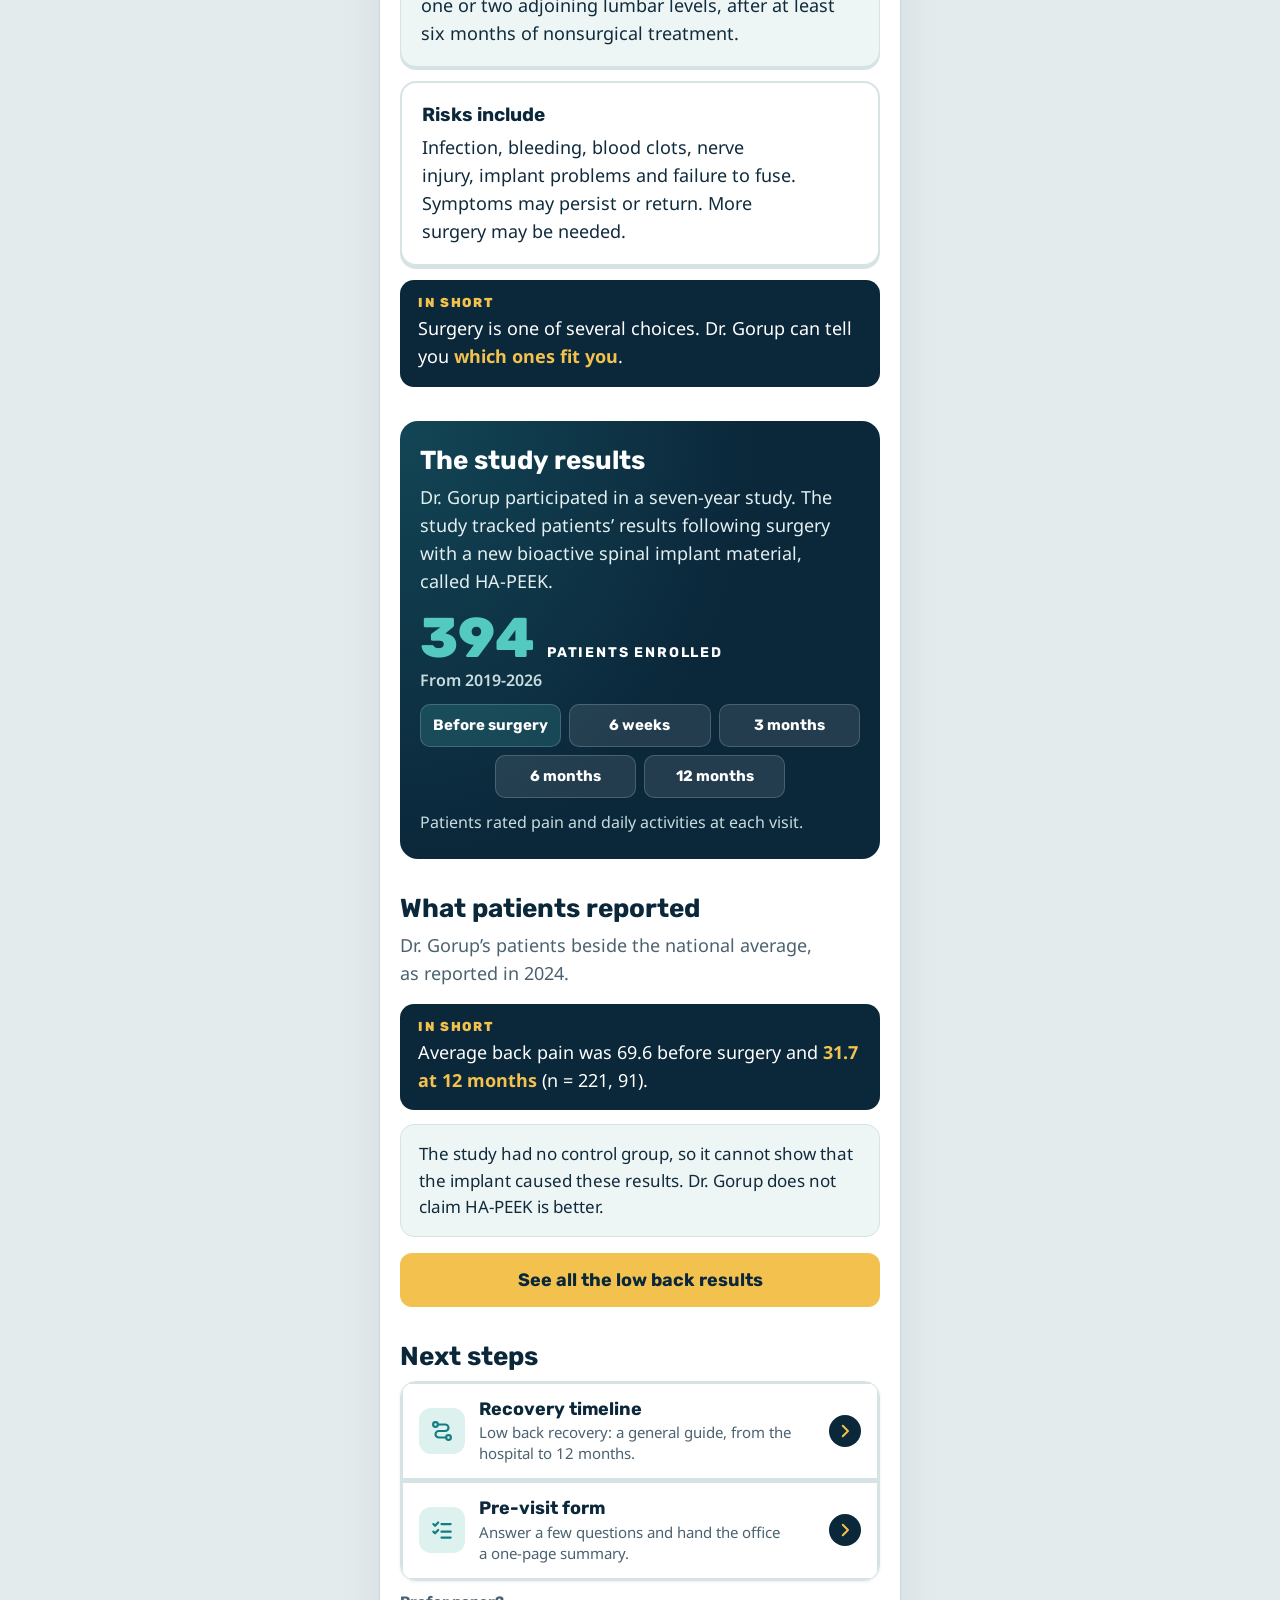
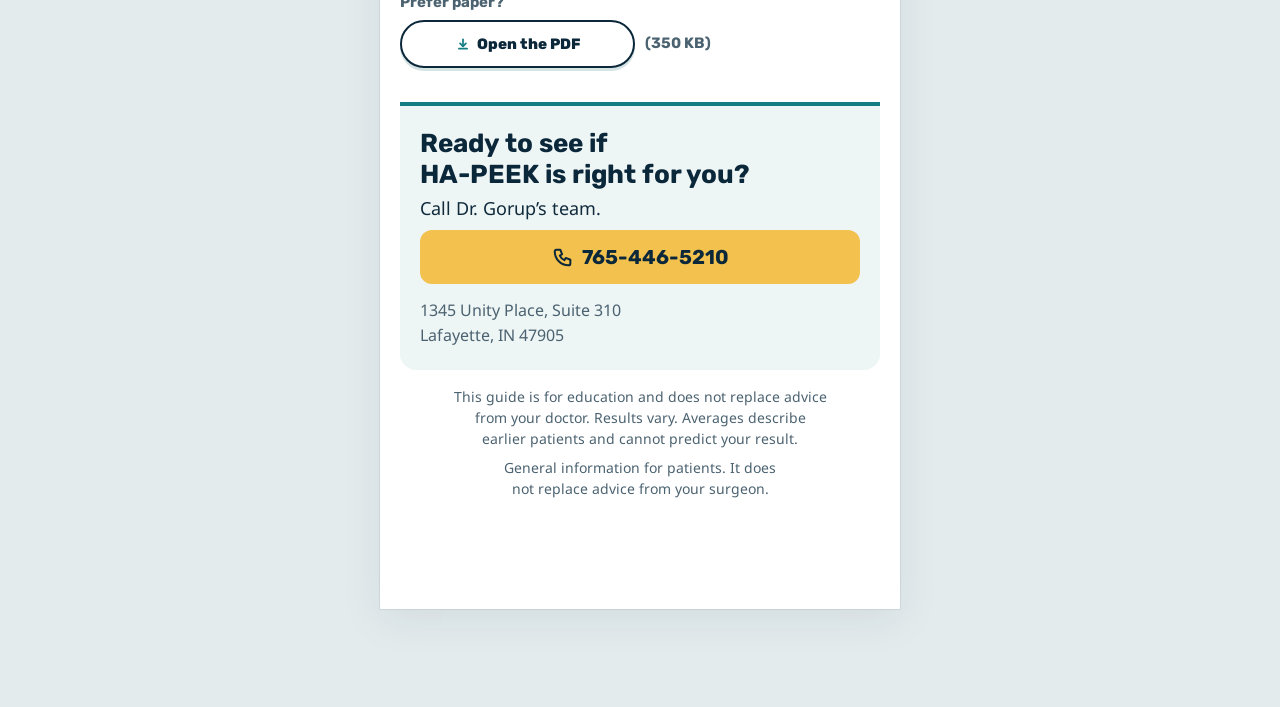
<file: lower-back.html>
<!doctype html>
<html lang="en">
<head>
<meta charset="utf-8">
<meta name="viewport" content="width=device-width, initial-scale=1, viewport-fit=cover">
<meta name="robots" content="noindex, nofollow">
<meta name="format-detection" content="telephone=no">
<title>Low back guide · HA-PEEK · Dr. John Gorup · Indiana Spine Group</title>
<meta name="description" content="A guide to your options, the new bioactive HA-PEEK implant material, and a form to fill in before your visit.">
<meta name="theme-color" content="#0B273A">
<link rel="icon" href="favicon.svg" type="image/svg+xml">
<link rel="preload" href="assets/fonts/noto-sans-400.woff2" as="font" type="font/woff2" crossorigin>
<link rel="preload" href="assets/fonts/rubik-500.woff2" as="font" type="font/woff2" crossorigin>
<link rel="preload" href="assets/fonts/rubik-700.woff2" as="font" type="font/woff2" crossorigin>
<link rel="stylesheet" href="assets/site.css?v=7">
<link rel="stylesheet" href="assets/kit.css?v=4">
</head>
<body>
<a class="skip" href="#main">Skip to the content</a>
<div class="shell">
<nav class="topbar no-print" aria-label="Site"><div class="in pad"><a class="brand" href="index.html">Indiana Spine Group</a><a class="call-pill" href="tel:+17654465210" aria-label="Call Dr. Gorup’s office, 765-446-5210"><svg viewBox="0 0 24 24" aria-hidden="true"><path d="M5 4h4l2 5-2.5 1.5a11 11 0 0 0 5 5L15 13l5 2v4a2 2 0 0 1-2 2A15 15 0 0 1 3 6a2 2 0 0 1 2-2z"/></svg>Call</a></div></nav>
<header class="hero no-print"><div class="pad">
  <p class="eyebrow">Dr. John Gorup &amp;&nbsp;Hayley&nbsp;Wolfe</p>
  <h1>Understanding lumbar fusion with <b>HA-PEEK</b></h1>
  <p class="sub">A guide to your options, the new bioactive <span class="nb">HA-PEEK</span> implant material, and a form to fill in before your visit.</p>
  <figure class="hero-img"><img src="assets/lower-back-implant.jpg" width="1000" height="469" alt="Close-up photo of a lumbar HA-PEEK implant"></figure>
</div></header>
<main id="main" class="pad">
    <section class="meet" aria-labelledby="d">
      <div class="meet-top">
        <img class="portrait" src="assets/dr-gorup-sm.jpg" width="240" height="292" alt="Portrait of Dr. John Gorup">
        <div>
          <h2 id="d" class="sec-title" style="margin:0 0 6px">Your surgeon</h2>
          <p class="name">John&nbsp;Gorup,&nbsp;MD</p>
          <p class="cred">Board-certified orthopedic spine surgeon</p>
        </div>
      </div>
      <p>Talk about your treatment choices and recovery with Dr.&nbsp;Gorup and Hayley&nbsp;Wolfe.</p>
      <div class="btn-row"><a class="btn" href="tel:+17654465210"><svg viewBox="0 0 24 24" aria-hidden="true"><path d="M5 4h4l2 5-2.5 1.5a11 11 0 0 0 5 5L15 13l5 2v4a2 2 0 0 1-2 2A15 15 0 0 1 3 6a2 2 0 0 1 2-2z"/></svg>Call 765-446-5210</a><a class="kmini" href="https://indianaspinegroup.com/gorup/" target="_blank" rel="noopener">Learn more about Dr.&nbsp;Gorup<span class="go"><svg viewBox="0 0 24 24" aria-hidden="true"><path d="M14 4h6v6"/><path d="M20 4 10 14"/><path d="M18 14v5a1 1 0 0 1-1 1H5a1 1 0 0 1-1-1V7a1 1 0 0 1 1-1h5"/></svg></span></a></div>
    </section>

    <section aria-labelledby="a">
      <h2 id="a">About the procedure and the implant</h2>
      <div class="info-grid">
        <div class="info gold"><h3>About the procedure</h3><p>Posterior lumbar interbody fusion (PLIF) joins adjoining spine bones through the back. Disc material is removed. A spacer, bone graft and other implants support the area as the bones&nbsp;heal&nbsp;together.</p></div>
        <div class="info teal"><h3>About the implant material</h3><p>PxHA combines PEEK, a durable polymer, with hydroxyapatite (HA), a mineral found in bone. HA runs throughout the material. Bone graft and your body’s healing are essential&nbsp;to&nbsp;fusion.</p></div>
      </div>
    </section>

    <section aria-labelledby="o">
      <h2 id="o">Could it be an option for you?</h2>
      <p class="lead">Your imaging, symptoms, bone health and goals guide the choice. Ask Dr.&nbsp;Gorup about&nbsp;your&nbsp;risks.</p>
      <div class="info-grid">
        <div class="info soft"><h3>Who it may suit</h3><p>Selected adults with degenerative disc disease at one or two adjoining lumbar levels, after at least six months of&nbsp;nonsurgical&nbsp;treatment.</p></div>
        <div class="info risk"><h3>Risks include</h3><p>Infection, bleeding, blood clots, nerve injury, implant problems and failure to fuse. Symptoms may persist or return. More surgery may&nbsp;be&nbsp;needed.</p></div>
      </div>
      <p class="inshort"><b>In short</b>Surgery is one of several choices. Dr.&nbsp;Gorup can tell you <strong>which&nbsp;ones&nbsp;fit&nbsp;you</strong>.</p>
    </section>

    <section class="study" aria-labelledby="s">
      <h2 id="s">The study results</h2>
      <p>Dr.&nbsp;Gorup participated in a seven-year study. The study tracked patients’ results following surgery with a new bioactive spinal implant material, called <span class="nb">HA-PEEK</span>.</p>
      <div class="stat"><b>394</b><span>patients enrolled</span><small>From 2019-2026</small></div>
      <ol class="visits" aria-label="Visits"><li>Before surgery</li><li>6 weeks</li><li>3 months</li><li>6 months</li><li>12 months</li></ol>
      <p class="small">Patients rated pain and daily activities at&nbsp;each&nbsp;visit.</p>
    </section>

    <section aria-labelledby="r">
      <h2 id="r">What patients reported</h2>
      <p class="lead">Dr.&nbsp;Gorup’s patients beside the national average, as reported&nbsp;in&nbsp;2024.</p>
      <p class="inshort" style="margin-top:0"><b>In short</b>Average back pain was 69.6 before surgery and <strong>31.7 at 12 months</strong> (n&nbsp;=&nbsp;221, 91).</p>
      <div class="notes"><p>The study had no control group, so it cannot show that the implant caused these results. Dr.&nbsp;Gorup does not claim <span class="nb">HA-PEEK</span> is better.</p></div>
      <div class="btn-row" style="margin-top:16px"><a class="btn" href="results.html?spine=lower-back">See all the low back results</a></div>
    </section>

    <section aria-labelledby="n">
      <h2 id="n">Next steps</h2>
      <ul class="rows">
        <li><a class="row" href="recovery.html?spine=lower-back"><span class="ic"><svg viewBox="0 0 24 24" aria-hidden="true"><circle cx="6" cy="6" r="2.2"/><circle cx="18" cy="18" r="2.2"/><path d="M8.2 6H15a3 3 0 0 1 0 6H9a3 3 0 0 0 0 6h6.8"/></svg></span><span><b>Recovery timeline</b><small>Low back recovery: a general guide, from the hospital to&nbsp;12&nbsp;months.</small></span><svg viewBox="0 0 24 24" aria-hidden="true" class="chev"><path d="m9 5 7 7-7 7"/></svg></a></li>
        <li><a class="row" href="visit.html?spine=lower-back"><span class="ic"><svg viewBox="0 0 24 24" aria-hidden="true"><path d="m4 6.5 1.6 1.6L8.5 5"/><path d="M11.5 6.5H20"/><path d="m4 13.5 1.6 1.6 2.9-3.1"/><path d="M11.5 13.5H20"/><path d="M11.5 19H20"/></svg></span><span><b>Pre-visit form</b><small>Answer a few questions and hand the office a&nbsp;one-page&nbsp;summary.</small></span><svg viewBox="0 0 24 24" aria-hidden="true" class="chev"><path d="m9 5 7 7-7 7"/></svg></a></li>
      </ul>
      <p class="pdfs"><span class="pl">Prefer paper?</span> <a href="guides/lower-back-guide.pdf">Open the PDF</a> (350 KB)</p>
    </section>

    <section class="call no-print" aria-labelledby="q">
      <h2 id="q">Ready to see if <span class="nb">HA-PEEK</span> is right for you?</h2>
      <p>Call Dr.&nbsp;Gorup’s team.</p>
      <a class="btn" href="tel:+17654465210"><svg viewBox="0 0 24 24" aria-hidden="true"><path d="M5 4h4l2 5-2.5 1.5a11 11 0 0 0 5 5L15 13l5 2v4a2 2 0 0 1-2 2A15 15 0 0 1 3 6a2 2 0 0 1 2-2z"/></svg>765-446-5210</a>
      <address>1345 Unity Place, Suite 310<br>Lafayette, IN 47905</address>
    </section>
</main>
<footer class="no-print pad"><p>This guide is for education and does not replace advice from your doctor. Results vary. Averages describe earlier patients and cannot predict&nbsp;your&nbsp;result.</p><p>General information for patients. It does not replace advice from&nbsp;your&nbsp;surgeon.</p></footer>
</div>
<nav class="tabs no-print" aria-label="Main"><a data-tab="home" href="index.html"><svg viewBox="0 0 24 24" aria-hidden="true"><path d="M3 11.5 12 4l9 7.5"/><path d="M5.5 10v9.5h13V10"/><path d="M10 19.5v-5h4v5"/></svg><span>Home</span></a><a data-tab="guide" href="index.html#guides" aria-current="page"><svg viewBox="0 0 24 24" aria-hidden="true"><path d="M4 5.5C4 4.7 4.7 4 5.5 4H11v15H5.5c-.8 0-1.5-.7-1.5-1.5z"/><path d="M20 5.5c0-.8-.7-1.5-1.5-1.5H13v15h5.5c.8 0 1.5-.7 1.5-1.5z"/></svg><span>Guide</span></a><a data-tab="hapeek" href="implant.html"><svg viewBox="0 0 24 24" aria-hidden="true"><path d="M12 3 4 7.5v9L12 21l8-4.5v-9z"/><path d="M4 7.5 12 12l8-4.5"/><path d="M12 12v9"/></svg><span>HA-PEEK</span></a><a data-tab="recovery" href="recovery.html"><svg viewBox="0 0 24 24" aria-hidden="true"><circle cx="6" cy="6" r="2.2"/><circle cx="18" cy="18" r="2.2"/><path d="M8.2 6H15a3 3 0 0 1 0 6H9a3 3 0 0 0 0 6h6.8"/></svg><span>Recovery</span></a><a data-tab="visit" href="visit.html"><svg viewBox="0 0 24 24" aria-hidden="true"><path d="m4 6.5 1.6 1.6L8.5 5"/><path d="M11.5 6.5H20"/><path d="m4 13.5 1.6 1.6 2.9-3.1"/><path d="M11.5 13.5H20"/><path d="M11.5 19H20"/></svg><span>Visit form</span></a></nav>
<script src="assets/site.js?v=7" defer></script>
<script src="assets/kit.js?v=3" defer></script>
</body>
</html>
</file>
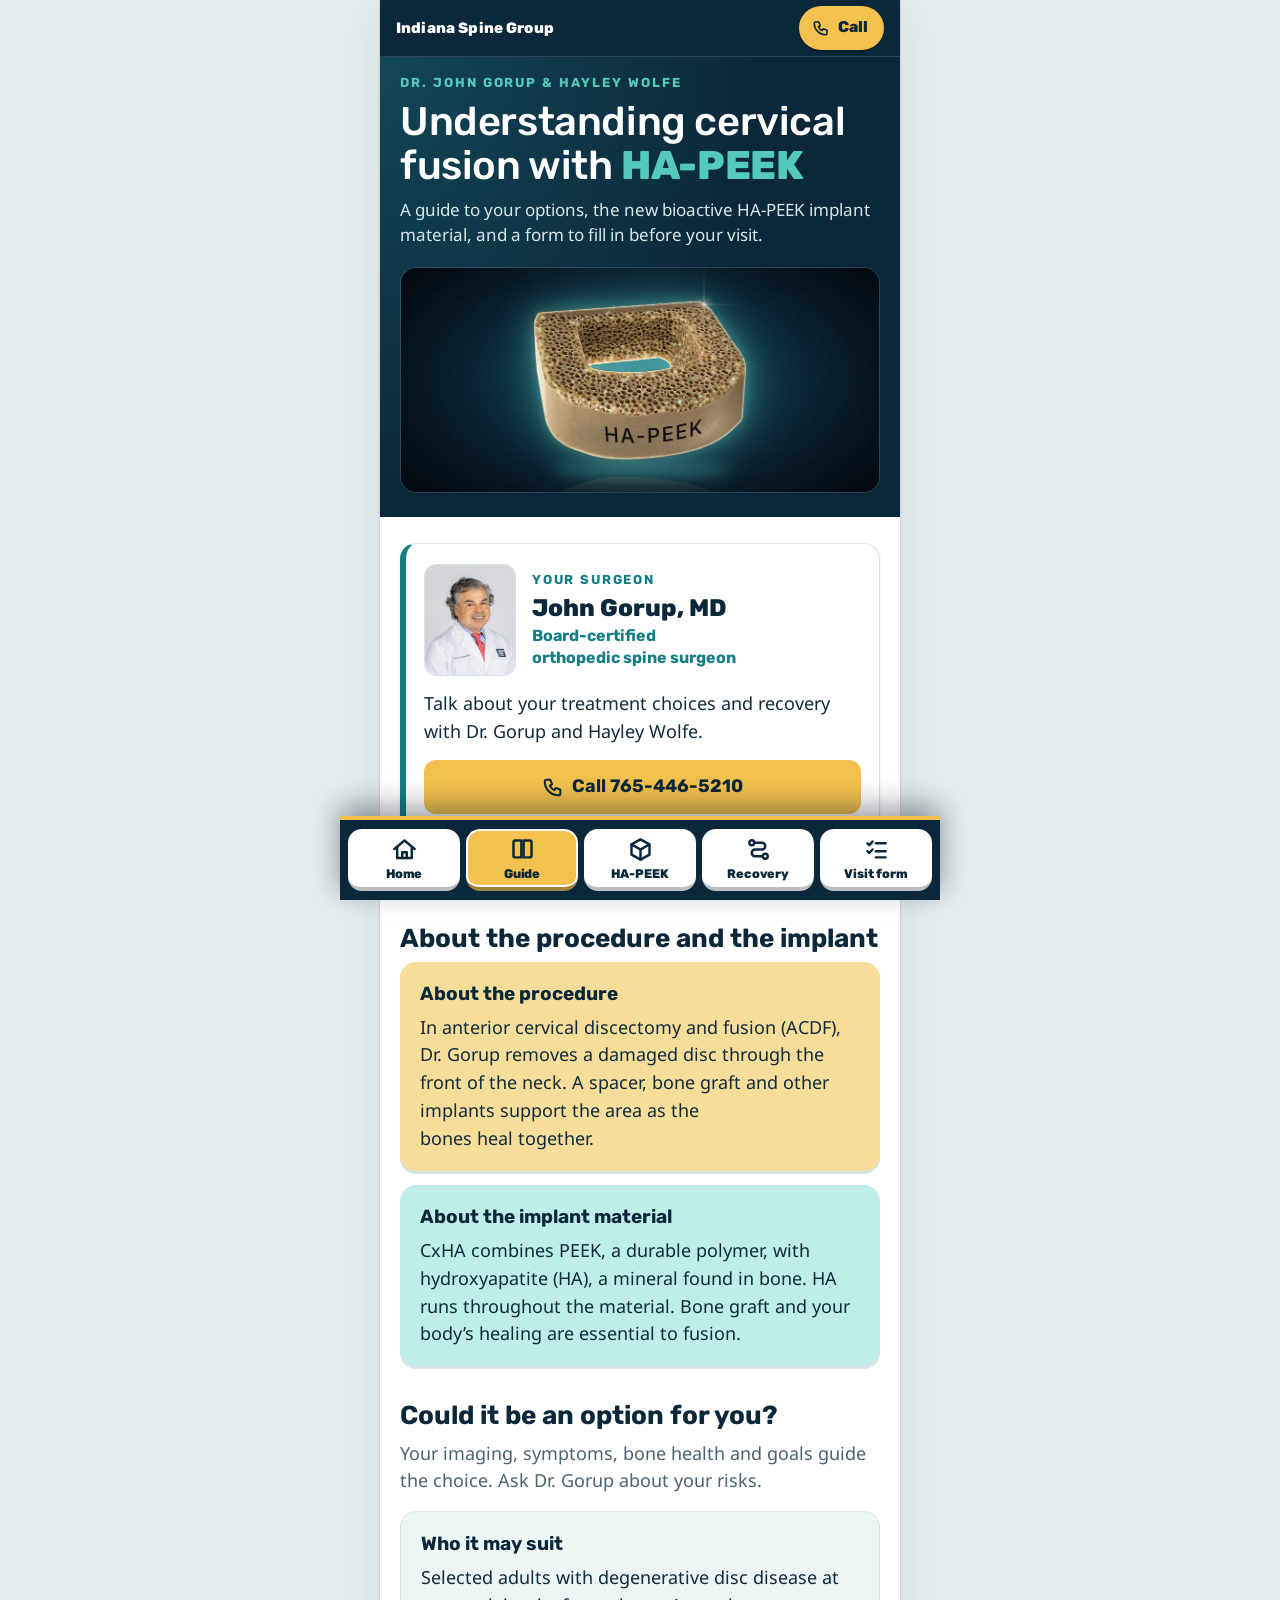
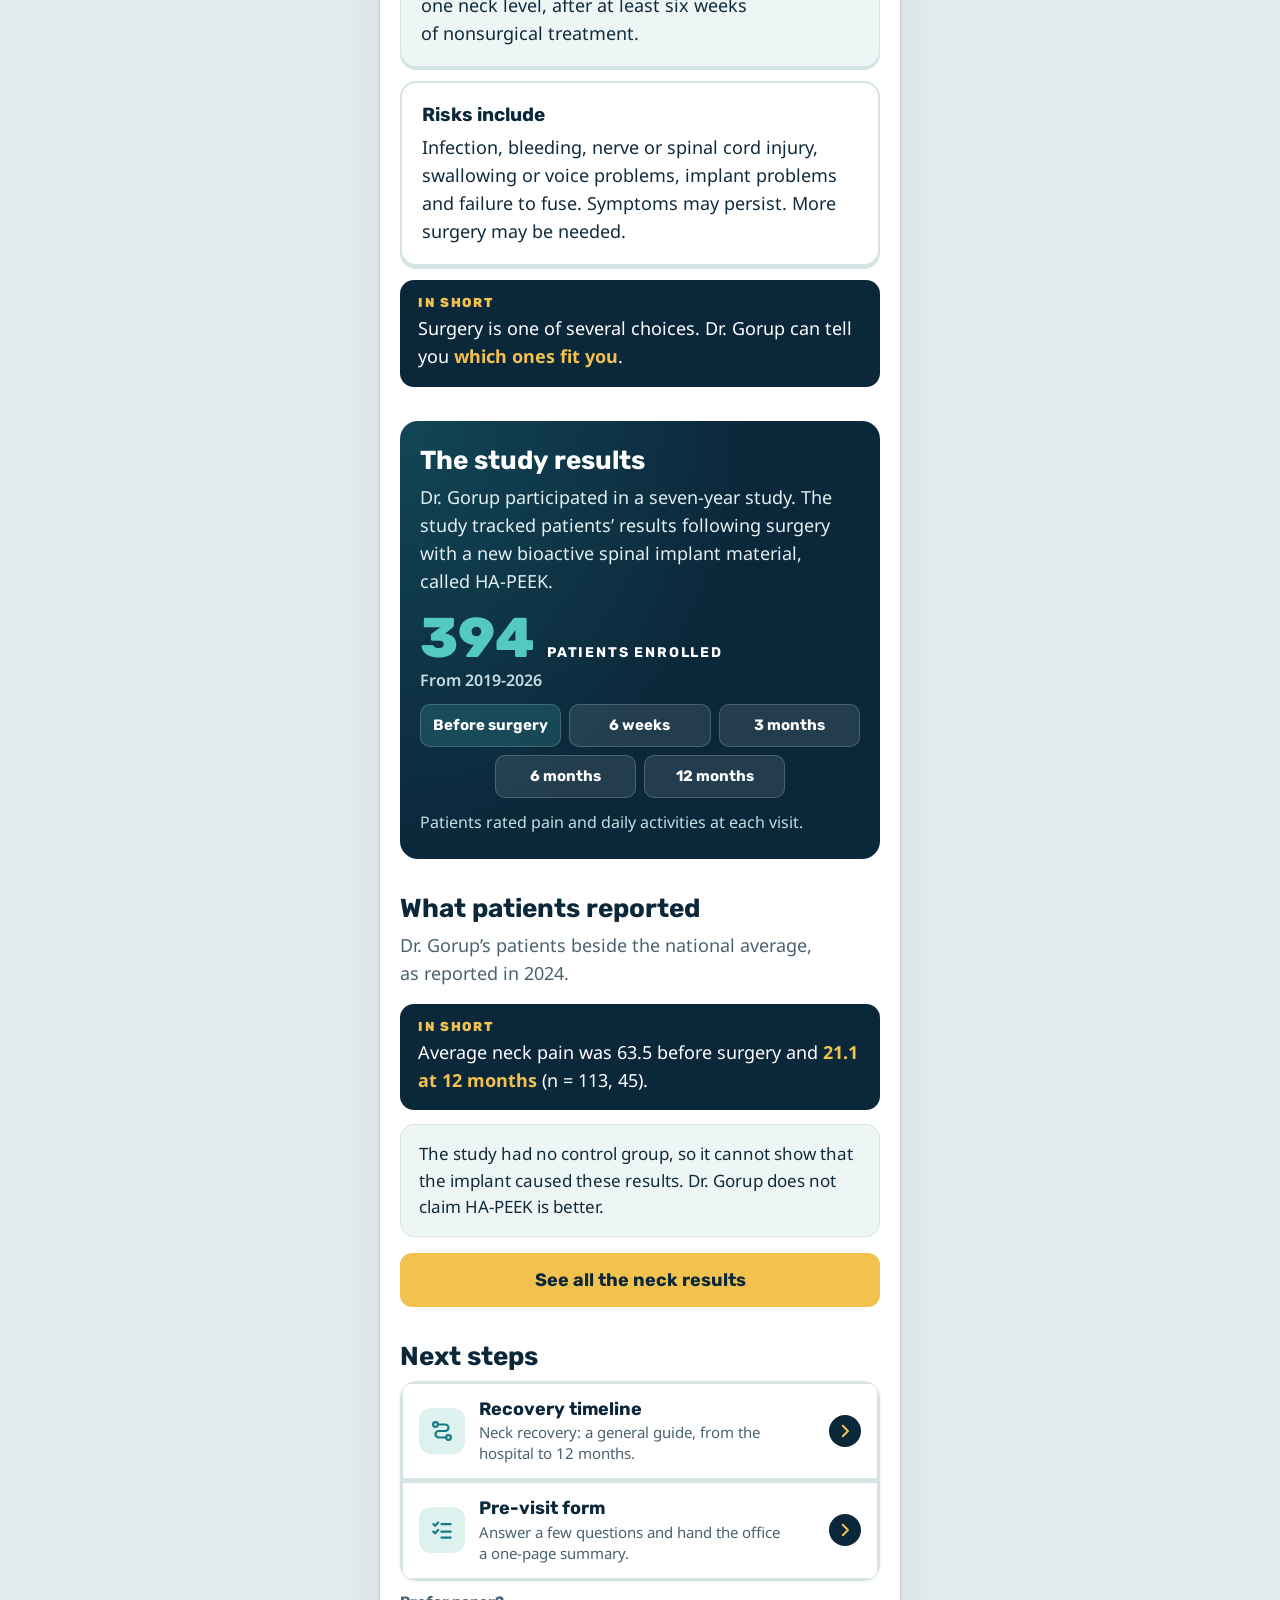
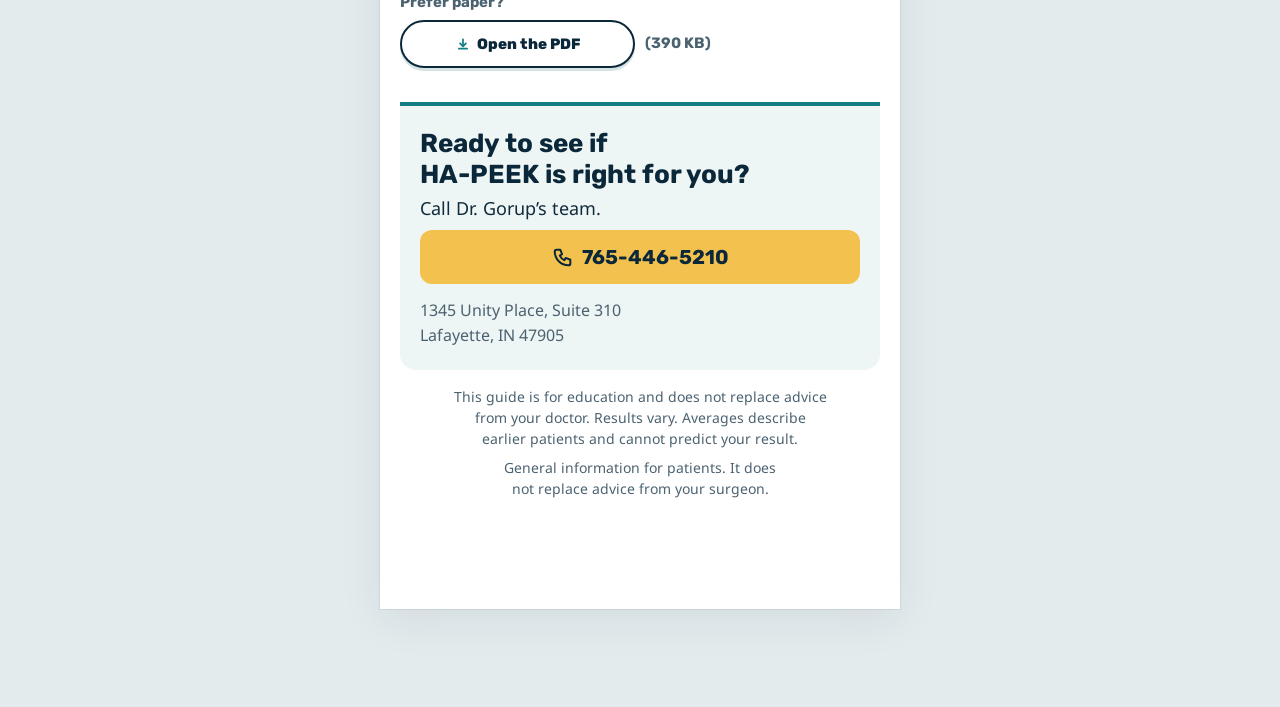
<file: neck.html>
<!doctype html>
<html lang="en">
<head>
<meta charset="utf-8">
<meta name="viewport" content="width=device-width, initial-scale=1, viewport-fit=cover">
<meta name="robots" content="noindex, nofollow">
<meta name="format-detection" content="telephone=no">
<title>Neck guide · HA-PEEK · Dr. John Gorup · Indiana Spine Group</title>
<meta name="description" content="A guide to your options, the new bioactive HA-PEEK implant material, and a form to fill in before your visit.">
<meta name="theme-color" content="#0B273A">
<link rel="icon" href="favicon.svg" type="image/svg+xml">
<link rel="preload" href="assets/fonts/noto-sans-400.woff2" as="font" type="font/woff2" crossorigin>
<link rel="preload" href="assets/fonts/rubik-500.woff2" as="font" type="font/woff2" crossorigin>
<link rel="preload" href="assets/fonts/rubik-700.woff2" as="font" type="font/woff2" crossorigin>
<link rel="stylesheet" href="assets/site.css?v=7">
<link rel="stylesheet" href="assets/kit.css?v=4">
</head>
<body>
<a class="skip" href="#main">Skip to the content</a>
<div class="shell">
<nav class="topbar no-print" aria-label="Site"><div class="in pad"><a class="brand" href="index.html">Indiana Spine Group</a><a class="call-pill" href="tel:+17654465210" aria-label="Call Dr. Gorup’s office, 765-446-5210"><svg viewBox="0 0 24 24" aria-hidden="true"><path d="M5 4h4l2 5-2.5 1.5a11 11 0 0 0 5 5L15 13l5 2v4a2 2 0 0 1-2 2A15 15 0 0 1 3 6a2 2 0 0 1 2-2z"/></svg>Call</a></div></nav>
<header class="hero no-print"><div class="pad">
  <p class="eyebrow">Dr. John Gorup &amp;&nbsp;Hayley&nbsp;Wolfe</p>
  <h1>Understanding cervical fusion with <b>HA-PEEK</b></h1>
  <p class="sub">A guide to your options, the new bioactive <span class="nb">HA-PEEK</span> implant material, and a form to fill in before your visit.</p>
  <figure class="hero-img"><img src="assets/neck-implant.jpg" width="1000" height="469" alt="Close-up photo of a cervical HA-PEEK implant"></figure>
</div></header>
<main id="main" class="pad">
    <section class="meet" aria-labelledby="d">
      <div class="meet-top">
        <img class="portrait" src="assets/dr-gorup-sm.jpg" width="240" height="292" alt="Portrait of Dr. John Gorup">
        <div>
          <h2 id="d" class="sec-title" style="margin:0 0 6px">Your surgeon</h2>
          <p class="name">John&nbsp;Gorup,&nbsp;MD</p>
          <p class="cred">Board-certified orthopedic spine surgeon</p>
        </div>
      </div>
      <p>Talk about your treatment choices and recovery with Dr.&nbsp;Gorup and Hayley&nbsp;Wolfe.</p>
      <div class="btn-row"><a class="btn" href="tel:+17654465210"><svg viewBox="0 0 24 24" aria-hidden="true"><path d="M5 4h4l2 5-2.5 1.5a11 11 0 0 0 5 5L15 13l5 2v4a2 2 0 0 1-2 2A15 15 0 0 1 3 6a2 2 0 0 1 2-2z"/></svg>Call 765-446-5210</a><a class="kmini" href="https://indianaspinegroup.com/gorup/" target="_blank" rel="noopener">Learn more about Dr.&nbsp;Gorup<span class="go"><svg viewBox="0 0 24 24" aria-hidden="true"><path d="M14 4h6v6"/><path d="M20 4 10 14"/><path d="M18 14v5a1 1 0 0 1-1 1H5a1 1 0 0 1-1-1V7a1 1 0 0 1 1-1h5"/></svg></span></a></div>
    </section>

    <section aria-labelledby="a">
      <h2 id="a">About the procedure and the implant</h2>
      <div class="info-grid">
        <div class="info gold"><h3>About the procedure</h3><p>In anterior cervical discectomy and fusion (ACDF), Dr. Gorup removes a damaged disc through the front of the neck. A spacer, bone graft and other implants support the area as the bones&nbsp;heal&nbsp;together.</p></div>
        <div class="info teal"><h3>About the implant material</h3><p>CxHA combines PEEK, a durable polymer, with hydroxyapatite (HA), a mineral found in bone. HA runs throughout the material. Bone graft and your body’s healing are essential&nbsp;to&nbsp;fusion.</p></div>
      </div>
    </section>

    <section aria-labelledby="o">
      <h2 id="o">Could it be an option for you?</h2>
      <p class="lead">Your imaging, symptoms, bone health and goals guide the choice. Ask Dr.&nbsp;Gorup about&nbsp;your&nbsp;risks.</p>
      <div class="info-grid">
        <div class="info soft"><h3>Who it may suit</h3><p>Selected adults with degenerative disc disease at one neck level, after at least six weeks of&nbsp;nonsurgical&nbsp;treatment.</p></div>
        <div class="info risk"><h3>Risks include</h3><p>Infection, bleeding, nerve or spinal cord injury, swallowing or voice problems, implant problems and failure to fuse. Symptoms may persist. More surgery may&nbsp;be&nbsp;needed.</p></div>
      </div>
      <p class="inshort"><b>In short</b>Surgery is one of several choices. Dr.&nbsp;Gorup can tell you <strong>which&nbsp;ones&nbsp;fit&nbsp;you</strong>.</p>
    </section>

    <section class="study" aria-labelledby="s">
      <h2 id="s">The study results</h2>
      <p>Dr.&nbsp;Gorup participated in a seven-year study. The study tracked patients’ results following surgery with a new bioactive spinal implant material, called <span class="nb">HA-PEEK</span>.</p>
      <div class="stat"><b>394</b><span>patients enrolled</span><small>From 2019-2026</small></div>
      <ol class="visits" aria-label="Visits"><li>Before surgery</li><li>6 weeks</li><li>3 months</li><li>6 months</li><li>12 months</li></ol>
      <p class="small">Patients rated pain and daily activities at&nbsp;each&nbsp;visit.</p>
    </section>

    <section aria-labelledby="r">
      <h2 id="r">What patients reported</h2>
      <p class="lead">Dr.&nbsp;Gorup’s patients beside the national average, as reported&nbsp;in&nbsp;2024.</p>
      <p class="inshort" style="margin-top:0"><b>In short</b>Average neck pain was 63.5 before surgery and <strong>21.1 at 12 months</strong> (n&nbsp;=&nbsp;113, 45).</p>
      <div class="notes"><p>The study had no control group, so it cannot show that the implant caused these results. Dr.&nbsp;Gorup does not claim <span class="nb">HA-PEEK</span> is better.</p></div>
      <div class="btn-row" style="margin-top:16px"><a class="btn" href="results.html?spine=neck">See all the neck results</a></div>
    </section>

    <section aria-labelledby="n">
      <h2 id="n">Next steps</h2>
      <ul class="rows">
        <li><a class="row" href="recovery.html?spine=neck"><span class="ic"><svg viewBox="0 0 24 24" aria-hidden="true"><circle cx="6" cy="6" r="2.2"/><circle cx="18" cy="18" r="2.2"/><path d="M8.2 6H15a3 3 0 0 1 0 6H9a3 3 0 0 0 0 6h6.8"/></svg></span><span><b>Recovery timeline</b><small>Neck recovery: a general guide, from the hospital to&nbsp;12&nbsp;months.</small></span><svg viewBox="0 0 24 24" aria-hidden="true" class="chev"><path d="m9 5 7 7-7 7"/></svg></a></li>
        <li><a class="row" href="visit.html?spine=neck"><span class="ic"><svg viewBox="0 0 24 24" aria-hidden="true"><path d="m4 6.5 1.6 1.6L8.5 5"/><path d="M11.5 6.5H20"/><path d="m4 13.5 1.6 1.6 2.9-3.1"/><path d="M11.5 13.5H20"/><path d="M11.5 19H20"/></svg></span><span><b>Pre-visit form</b><small>Answer a few questions and hand the office a&nbsp;one-page&nbsp;summary.</small></span><svg viewBox="0 0 24 24" aria-hidden="true" class="chev"><path d="m9 5 7 7-7 7"/></svg></a></li>
      </ul>
      <p class="pdfs"><span class="pl">Prefer paper?</span> <a href="guides/neck-guide.pdf">Open the PDF</a> (390 KB)</p>
    </section>

    <section class="call no-print" aria-labelledby="q">
      <h2 id="q">Ready to see if <span class="nb">HA-PEEK</span> is right for you?</h2>
      <p>Call Dr.&nbsp;Gorup’s team.</p>
      <a class="btn" href="tel:+17654465210"><svg viewBox="0 0 24 24" aria-hidden="true"><path d="M5 4h4l2 5-2.5 1.5a11 11 0 0 0 5 5L15 13l5 2v4a2 2 0 0 1-2 2A15 15 0 0 1 3 6a2 2 0 0 1 2-2z"/></svg>765-446-5210</a>
      <address>1345 Unity Place, Suite 310<br>Lafayette, IN 47905</address>
    </section>
</main>
<footer class="no-print pad"><p>This guide is for education and does not replace advice from your doctor. Results vary. Averages describe earlier patients and cannot predict&nbsp;your&nbsp;result.</p><p>General information for patients. It does not replace advice from&nbsp;your&nbsp;surgeon.</p></footer>
</div>
<nav class="tabs no-print" aria-label="Main"><a data-tab="home" href="index.html"><svg viewBox="0 0 24 24" aria-hidden="true"><path d="M3 11.5 12 4l9 7.5"/><path d="M5.5 10v9.5h13V10"/><path d="M10 19.5v-5h4v5"/></svg><span>Home</span></a><a data-tab="guide" href="index.html#guides" aria-current="page"><svg viewBox="0 0 24 24" aria-hidden="true"><path d="M4 5.5C4 4.7 4.7 4 5.5 4H11v15H5.5c-.8 0-1.5-.7-1.5-1.5z"/><path d="M20 5.5c0-.8-.7-1.5-1.5-1.5H13v15h5.5c.8 0 1.5-.7 1.5-1.5z"/></svg><span>Guide</span></a><a data-tab="hapeek" href="implant.html"><svg viewBox="0 0 24 24" aria-hidden="true"><path d="M12 3 4 7.5v9L12 21l8-4.5v-9z"/><path d="M4 7.5 12 12l8-4.5"/><path d="M12 12v9"/></svg><span>HA-PEEK</span></a><a data-tab="recovery" href="recovery.html"><svg viewBox="0 0 24 24" aria-hidden="true"><circle cx="6" cy="6" r="2.2"/><circle cx="18" cy="18" r="2.2"/><path d="M8.2 6H15a3 3 0 0 1 0 6H9a3 3 0 0 0 0 6h6.8"/></svg><span>Recovery</span></a><a data-tab="visit" href="visit.html"><svg viewBox="0 0 24 24" aria-hidden="true"><path d="m4 6.5 1.6 1.6L8.5 5"/><path d="M11.5 6.5H20"/><path d="m4 13.5 1.6 1.6 2.9-3.1"/><path d="M11.5 13.5H20"/><path d="M11.5 19H20"/></svg><span>Visit form</span></a></nav>
<script src="assets/site.js?v=7" defer></script>
<script src="assets/kit.js?v=3" defer></script>
</body>
</html>
</file>
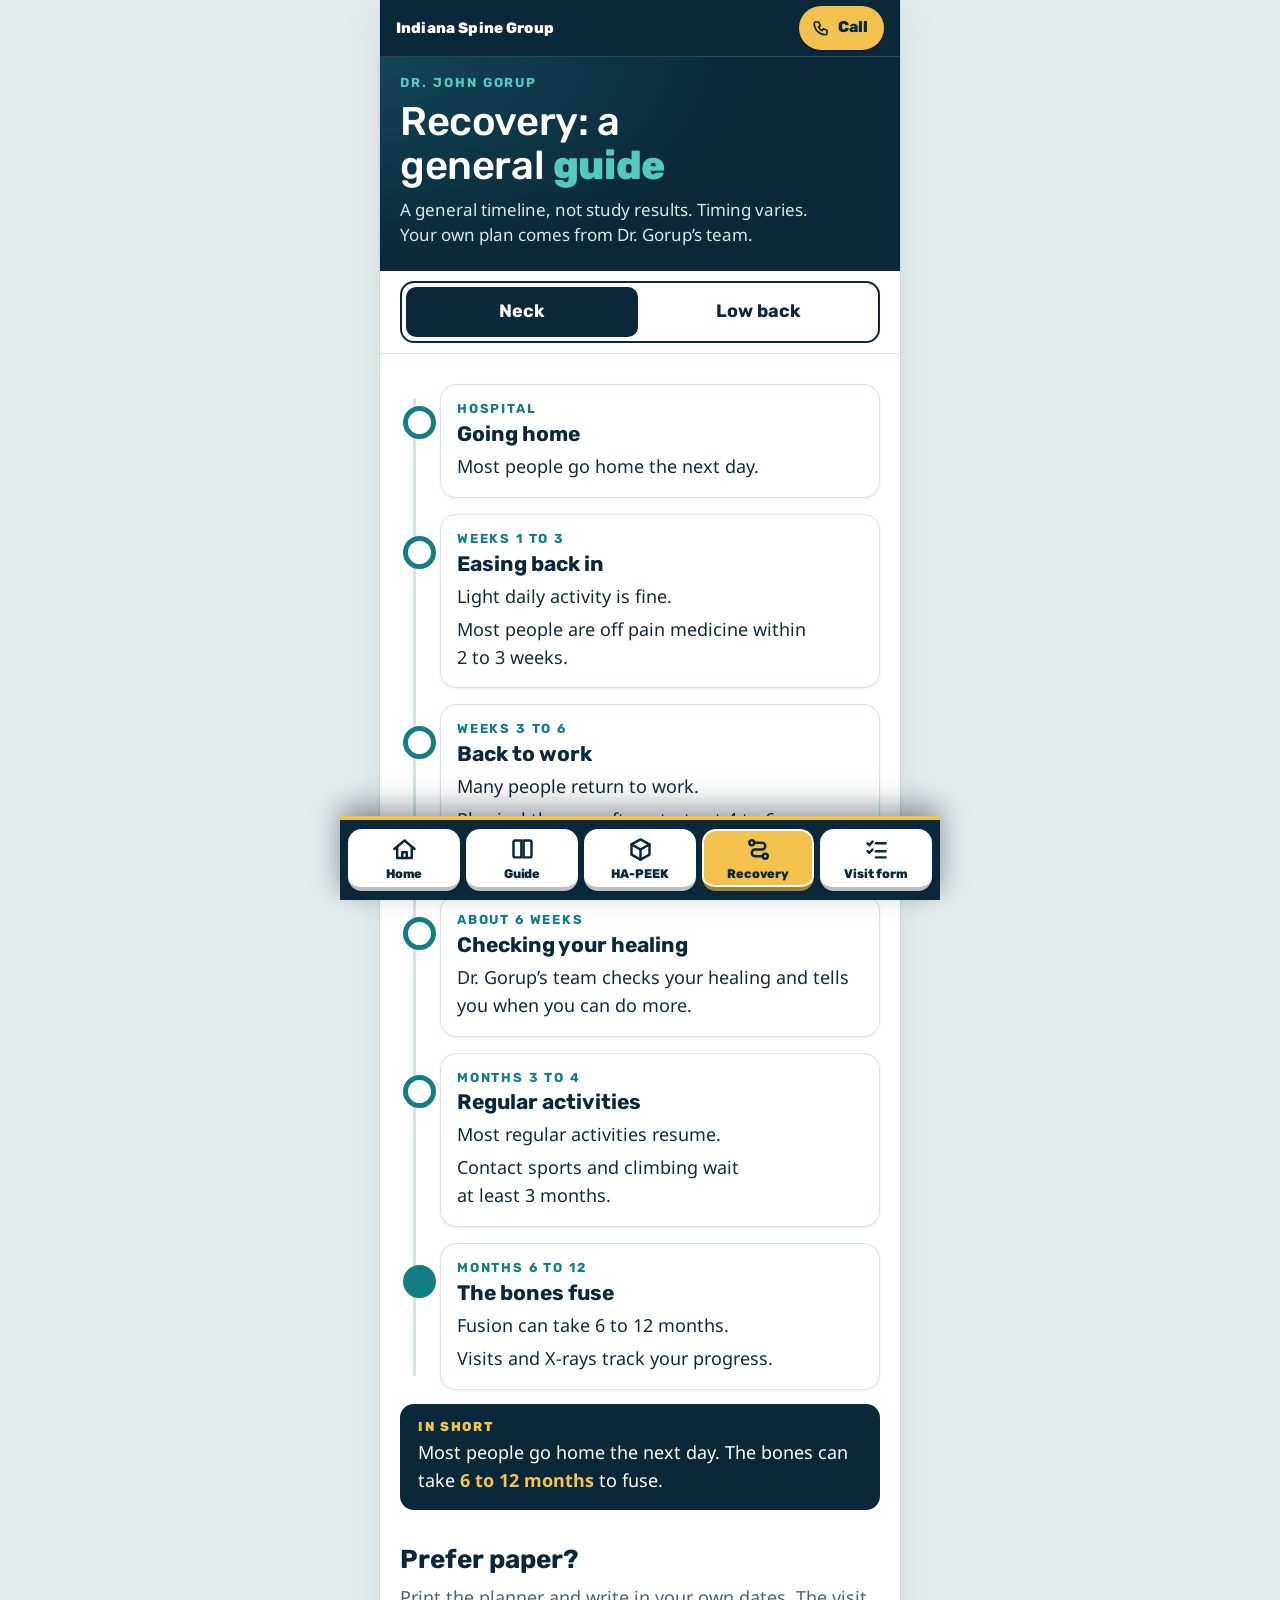
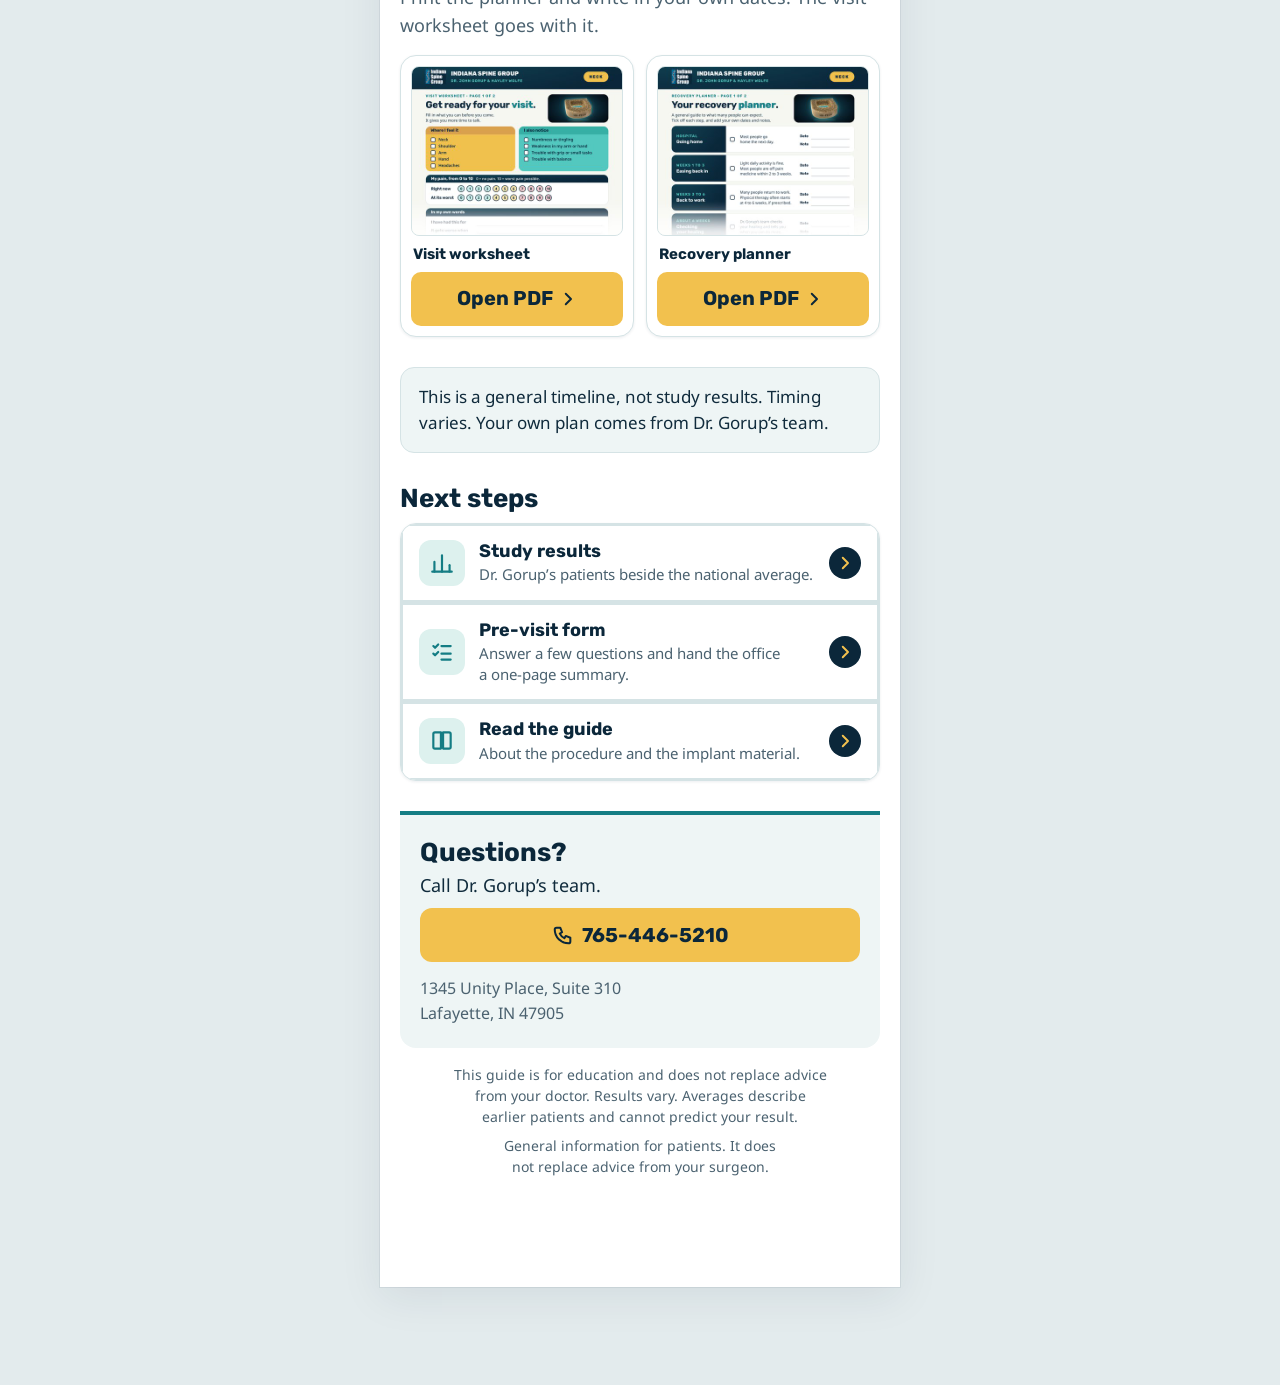
<file: recovery.html>
<!doctype html>
<html lang="en">
<head>
<meta charset="utf-8">
<meta name="viewport" content="width=device-width, initial-scale=1, viewport-fit=cover">
<meta name="robots" content="noindex, nofollow">
<meta name="format-detection" content="telephone=no">
<title>Recovery: a general guide · Dr. John Gorup · Indiana Spine Group</title>
<meta name="description" content="A general recovery timeline for neck and lower back fusion. Timing varies.">
<meta name="theme-color" content="#0B273A">
<link rel="icon" href="favicon.svg" type="image/svg+xml">
<link rel="preload" href="assets/fonts/noto-sans-400.woff2" as="font" type="font/woff2" crossorigin>
<link rel="preload" href="assets/fonts/rubik-500.woff2" as="font" type="font/woff2" crossorigin>
<link rel="preload" href="assets/fonts/rubik-700.woff2" as="font" type="font/woff2" crossorigin>
<link rel="stylesheet" href="assets/site.css?v=7">
<link rel="stylesheet" href="assets/kit.css?v=4">
</head>
<body>
<a class="skip" href="#main">Skip to the content</a>
<div class="shell">
<nav class="topbar no-print" aria-label="Site"><div class="in pad"><a class="brand" href="index.html">Indiana Spine Group</a><a class="call-pill" href="tel:+17654465210" aria-label="Call Dr. Gorup’s office, 765-446-5210"><svg viewBox="0 0 24 24" aria-hidden="true"><path d="M5 4h4l2 5-2.5 1.5a11 11 0 0 0 5 5L15 13l5 2v4a2 2 0 0 1-2 2A15 15 0 0 1 3 6a2 2 0 0 1 2-2z"/></svg>Call</a></div></nav>
<header class="hero no-print"><div class="pad">
  <p class="eyebrow">Dr. John Gorup</p>
  <h1>Recovery: a general <b>guide</b></h1>
  <p class="sub">A general timeline, not study results. Timing varies. Your own plan comes from Dr.&nbsp;Gorup’s team.</p>
  
</div></header>
<main id="main" class="pad">
    <div class="seg-wrap no-print">
      <div class="seg" role="group" aria-label="Choose the part of the spine" data-seg>
        <button type="button" data-pick="neck" aria-pressed="true">Neck</button>
        <button type="button" data-pick="lower-back" aria-pressed="false">Low back</button>
      </div>
    </div>
      <div data-spine="neck">
        <h2 class="panel-head">Neck recovery: a general guide</h2>
        <ol class="timeline" aria-label="Neck recovery timeline">
        <li class="step"><div class="card"><p class="when">Hospital</p><h3>Going home</h3><p>Most people go home the&nbsp;next&nbsp;day.</p></div></li>
        <li class="step"><div class="card"><p class="when">Weeks 1 to 3</p><h3>Easing back in</h3><p>Light daily activity&nbsp;is&nbsp;fine.</p><p>Most people are off pain medicine within 2 to&nbsp;3&nbsp;weeks.</p></div></li>
        <li class="step"><div class="card"><p class="when">Weeks 3 to 6</p><h3>Back to work</h3><p>Many people return&nbsp;to&nbsp;work.</p><p>Physical therapy often starts at 4 to 6 weeks,&nbsp;if&nbsp;prescribed.</p></div></li>
        <li class="step"><div class="card"><p class="when">About 6 weeks</p><h3>Checking your healing</h3><p>Dr. Gorup’s team checks your healing and tells you when you can&nbsp;do&nbsp;more.</p></div></li>
        <li class="step"><div class="card"><p class="when">Months 3 to 4</p><h3>Regular activities</h3><p>Most regular activities resume.</p><p>Contact sports and climbing wait at least&nbsp;3&nbsp;months.</p></div></li>
        <li class="step"><div class="card"><p class="when">Months 6 to 12</p><h3>The bones fuse</h3><p>Fusion can take 6 to&nbsp;12&nbsp;months.</p><p>Visits and X-rays track&nbsp;your&nbsp;progress.</p></div></li>
        </ol>
        <p class="inshort"><b>In short</b>Most people go home the next day. The bones can take <strong>6 to 12 months</strong> to&nbsp;fuse.</p>
        <div class="paper no-print">
          <h2 class="paper-h">Prefer paper?</h2>
          <p class="lead">Print the planner and write in your own dates. The visit worksheet goes&nbsp;with&nbsp;it.</p>
      <div class="gpick">
        <a class="gcard" href="guides/visit-worksheet-neck.pdf" aria-label="Neck visit worksheet, PDF">
          <img src="guides/visit-worksheet-neck-sm.jpg" width="480" height="384" alt="First page of the neck visit worksheet: where I feel it, my pain from 0 to 10, and what I have tried" loading="lazy">
          <span class="what">Visit worksheet</span>
          <span class="go">Open PDF<svg viewBox="0 0 24 24" aria-hidden="true"><path d="m9 5 7 7-7 7"/></svg></span>
        </a>
        <a class="gcard" href="guides/recovery-planner-neck.pdf" aria-label="Neck recovery planner, PDF">
          <img src="guides/recovery-planner-neck-sm.jpg" width="480" height="384" alt="First page of the neck recovery planner: a general timeline with room for your own dates and notes" loading="lazy">
          <span class="what">Recovery planner</span>
          <span class="go">Open PDF<svg viewBox="0 0 24 24" aria-hidden="true"><path d="m9 5 7 7-7 7"/></svg></span>
        </a>
      </div>
        </div>
      </div>
      <div data-spine="lower-back">
        <h2 class="panel-head">Low back recovery: a general guide</h2>
        <ol class="timeline" aria-label="Low back recovery timeline">
        <li class="step"><div class="card"><p class="when">Hospital</p><h3>Your hospital stay</h3><p>Most people stay 2 to&nbsp;4&nbsp;days.</p></div></li>
        <li class="step"><div class="card"><p class="when">Weeks 1 to 4</p><h3>Walking and healing</h3><p>Short walks as&nbsp;pain&nbsp;eases.</p><p>The worst pain is usually over by about&nbsp;4&nbsp;weeks.</p></div></li>
        <li class="step"><div class="card"><p class="when">Weeks 4 to 6</p><h3>Easing back to work</h3><p>Many people return to school or&nbsp;non-physical&nbsp;work.</p></div></li>
        <li class="step"><div class="card"><p class="when">Months 1 to 3</p><h3>Building strength</h3><p>Keep lifting under about 10 to&nbsp;15&nbsp;pounds.</p><p>Therapy may start from 6 weeks to&nbsp;3&nbsp;months.</p></div></li>
        <li class="step"><div class="card"><p class="when">Months 3 to 6</p><h3>Getting stronger</h3><p>Activity builds as your surgeon&nbsp;clears&nbsp;it.</p><p>Some pain can linger.</p></div></li>
        <li class="step"><div class="card"><p class="when">Months 6 to 12</p><h3>The bones fuse</h3><p>Fusion can take 6 to&nbsp;12&nbsp;months.</p><p>Visits and X-rays track&nbsp;your&nbsp;progress.</p></div></li>
        </ol>
        <p class="inshort"><b>In short</b>Most people stay 2 to 4 days. The bones can take <strong>6 to 12 months</strong> to&nbsp;fuse.</p>
        <div class="paper no-print">
          <h2 class="paper-h">Prefer paper?</h2>
          <p class="lead">Print the planner and write in your own dates. The visit worksheet goes&nbsp;with&nbsp;it.</p>
      <div class="gpick">
        <a class="gcard" href="guides/visit-worksheet-lower-back.pdf" aria-label="Low back visit worksheet, PDF">
          <img src="guides/visit-worksheet-lower-back-sm.jpg" width="480" height="384" alt="First page of the low back visit worksheet: where I feel it, my pain from 0 to 10, and what I have tried" loading="lazy">
          <span class="what">Visit worksheet</span>
          <span class="go">Open PDF<svg viewBox="0 0 24 24" aria-hidden="true"><path d="m9 5 7 7-7 7"/></svg></span>
        </a>
        <a class="gcard" href="guides/recovery-planner-lower-back.pdf" aria-label="Low back recovery planner, PDF">
          <img src="guides/recovery-planner-lower-back-sm.jpg" width="480" height="384" alt="First page of the low back recovery planner: a general timeline with room for your own dates and notes" loading="lazy">
          <span class="what">Recovery planner</span>
          <span class="go">Open PDF<svg viewBox="0 0 24 24" aria-hidden="true"><path d="m9 5 7 7-7 7"/></svg></span>
        </a>
      </div>
        </div>
      </div>
    <section class="notes" aria-label="About this timeline">
      <p>This is a general timeline, not study results. Timing varies. Your own plan comes from Dr.&nbsp;Gorup’s team.</p>
    </section>
    <section class="no-print" aria-labelledby="nx">
      <h2 id="nx">Next steps</h2>
      <ul class="rows">
        <li><a class="row" href="results.html" data-carry="results.html"><span class="ic"><svg viewBox="0 0 24 24" aria-hidden="true"><path d="M5 20v-9"/><path d="M12 20V5"/><path d="M19 20v-6"/><path d="M3 20h18"/></svg></span><span><b>Study results</b><small>Dr. Gorup’s patients beside the&nbsp;national&nbsp;average.</small></span><svg viewBox="0 0 24 24" aria-hidden="true" class="chev"><path d="m9 5 7 7-7 7"/></svg></a></li>
        <li><a class="row" href="visit.html" data-carry="visit.html"><span class="ic"><svg viewBox="0 0 24 24" aria-hidden="true"><path d="m4 6.5 1.6 1.6L8.5 5"/><path d="M11.5 6.5H20"/><path d="m4 13.5 1.6 1.6 2.9-3.1"/><path d="M11.5 13.5H20"/><path d="M11.5 19H20"/></svg></span><span><b>Pre-visit form</b><small>Answer a few questions and hand the office a&nbsp;one-page&nbsp;summary.</small></span><svg viewBox="0 0 24 24" aria-hidden="true" class="chev"><path d="m9 5 7 7-7 7"/></svg></a></li>
        <li><a class="row" href="index.html#guides" data-carry-guide><span class="ic"><svg viewBox="0 0 24 24" aria-hidden="true"><path d="M4 5.5C4 4.7 4.7 4 5.5 4H11v15H5.5c-.8 0-1.5-.7-1.5-1.5z"/><path d="M20 5.5c0-.8-.7-1.5-1.5-1.5H13v15h5.5c.8 0 1.5-.7 1.5-1.5z"/></svg></span><span><b>Read the guide</b><small>About the procedure and the&nbsp;implant&nbsp;material.</small></span><svg viewBox="0 0 24 24" aria-hidden="true" class="chev"><path d="m9 5 7 7-7 7"/></svg></a></li>
      </ul>
    </section>
    <section class="call no-print" aria-labelledby="q">
      <h2 id="q">Questions?</h2>
      <p>Call Dr.&nbsp;Gorup’s team.</p>
      <a class="btn" href="tel:+17654465210"><svg viewBox="0 0 24 24" aria-hidden="true"><path d="M5 4h4l2 5-2.5 1.5a11 11 0 0 0 5 5L15 13l5 2v4a2 2 0 0 1-2 2A15 15 0 0 1 3 6a2 2 0 0 1 2-2z"/></svg>765-446-5210</a>
      <address>1345 Unity Place, Suite 310<br>Lafayette, IN 47905</address>
    </section>
</main>
<footer class="no-print pad"><p>This guide is for education and does not replace advice from your doctor. Results vary. Averages describe earlier patients and cannot predict&nbsp;your&nbsp;result.</p><p>General information for patients. It does not replace advice from&nbsp;your&nbsp;surgeon.</p></footer>
</div>
<nav class="tabs no-print" aria-label="Main"><a data-tab="home" href="index.html"><svg viewBox="0 0 24 24" aria-hidden="true"><path d="M3 11.5 12 4l9 7.5"/><path d="M5.5 10v9.5h13V10"/><path d="M10 19.5v-5h4v5"/></svg><span>Home</span></a><a data-tab="guide" href="index.html#guides"><svg viewBox="0 0 24 24" aria-hidden="true"><path d="M4 5.5C4 4.7 4.7 4 5.5 4H11v15H5.5c-.8 0-1.5-.7-1.5-1.5z"/><path d="M20 5.5c0-.8-.7-1.5-1.5-1.5H13v15h5.5c.8 0 1.5-.7 1.5-1.5z"/></svg><span>Guide</span></a><a data-tab="hapeek" href="implant.html"><svg viewBox="0 0 24 24" aria-hidden="true"><path d="M12 3 4 7.5v9L12 21l8-4.5v-9z"/><path d="M4 7.5 12 12l8-4.5"/><path d="M12 12v9"/></svg><span>HA-PEEK</span></a><a data-tab="recovery" href="recovery.html" aria-current="page"><svg viewBox="0 0 24 24" aria-hidden="true"><circle cx="6" cy="6" r="2.2"/><circle cx="18" cy="18" r="2.2"/><path d="M8.2 6H15a3 3 0 0 1 0 6H9a3 3 0 0 0 0 6h6.8"/></svg><span>Recovery</span></a><a data-tab="visit" href="visit.html"><svg viewBox="0 0 24 24" aria-hidden="true"><path d="m4 6.5 1.6 1.6L8.5 5"/><path d="M11.5 6.5H20"/><path d="m4 13.5 1.6 1.6 2.9-3.1"/><path d="M11.5 13.5H20"/><path d="M11.5 19H20"/></svg><span>Visit form</span></a></nav>
<script src="assets/site.js?v=7" defer></script>
<script src="assets/kit.js?v=3" defer></script>
</body>
</html>
</file>
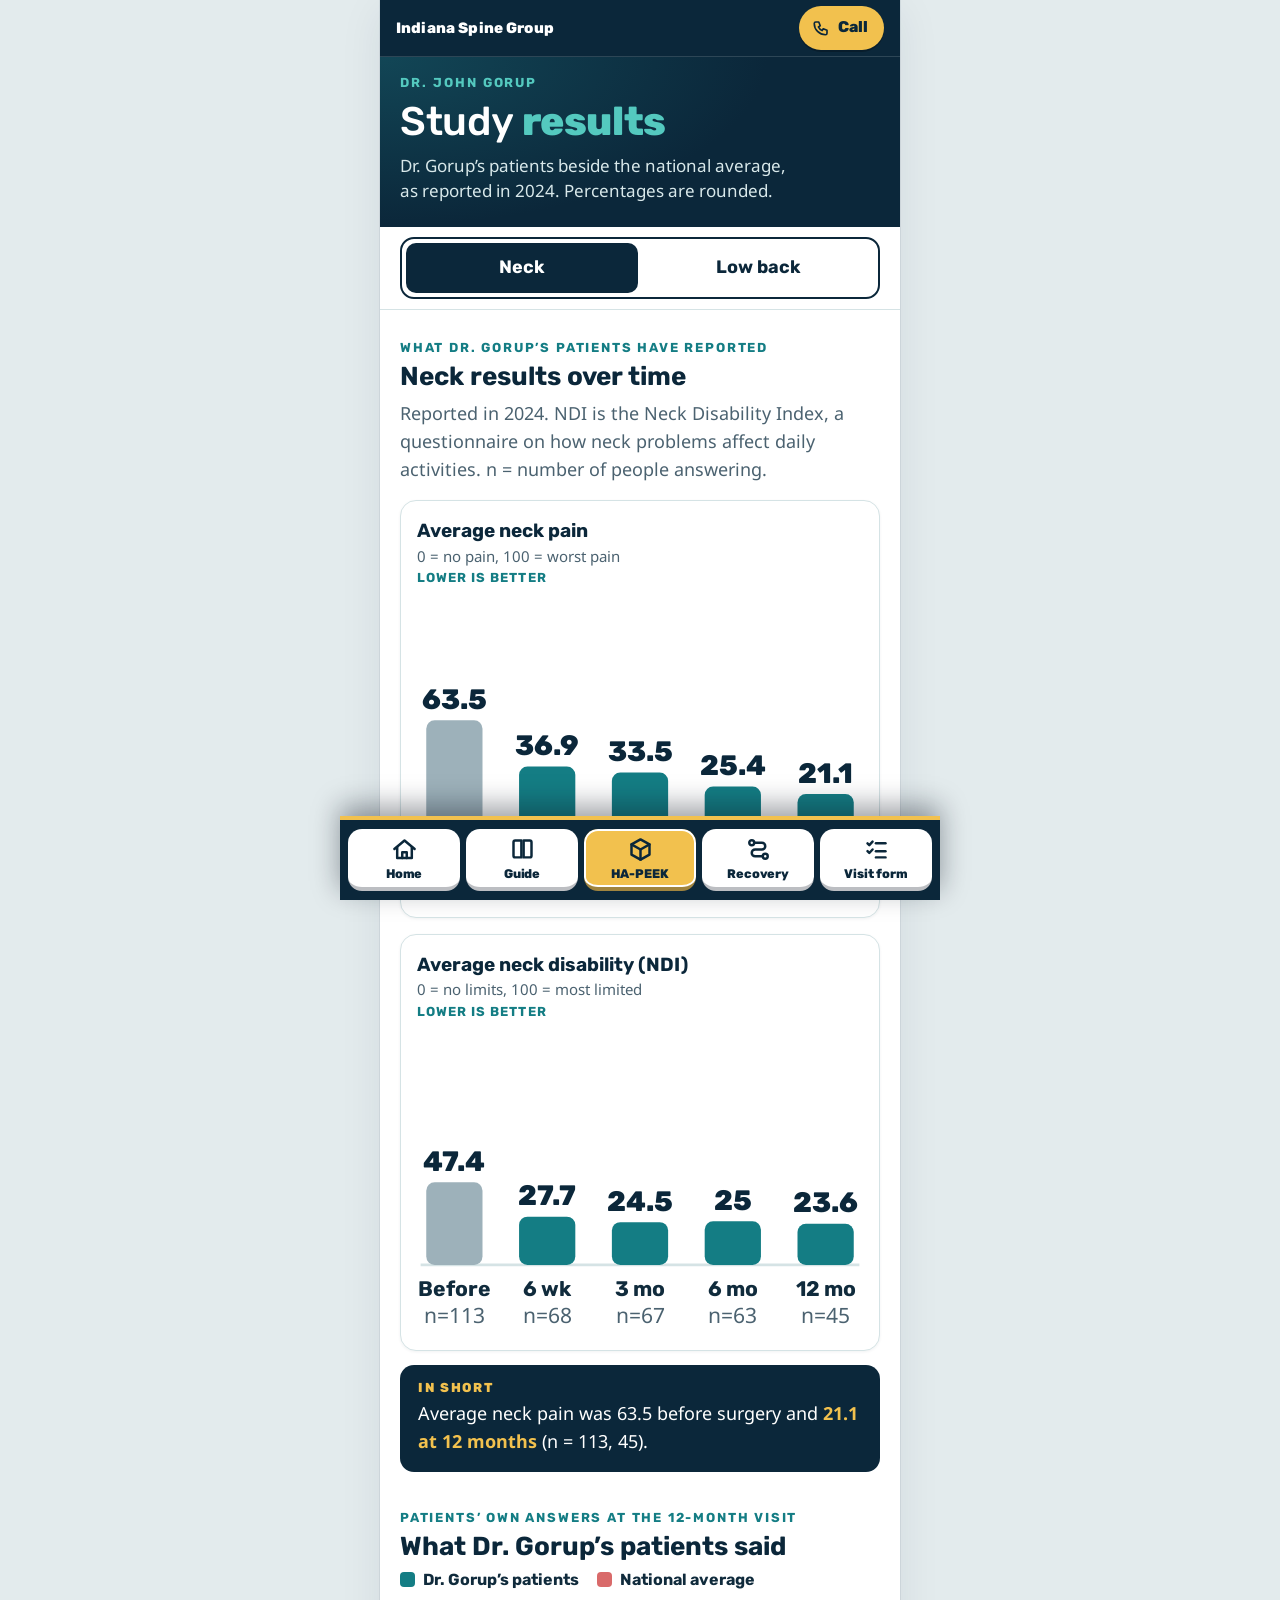
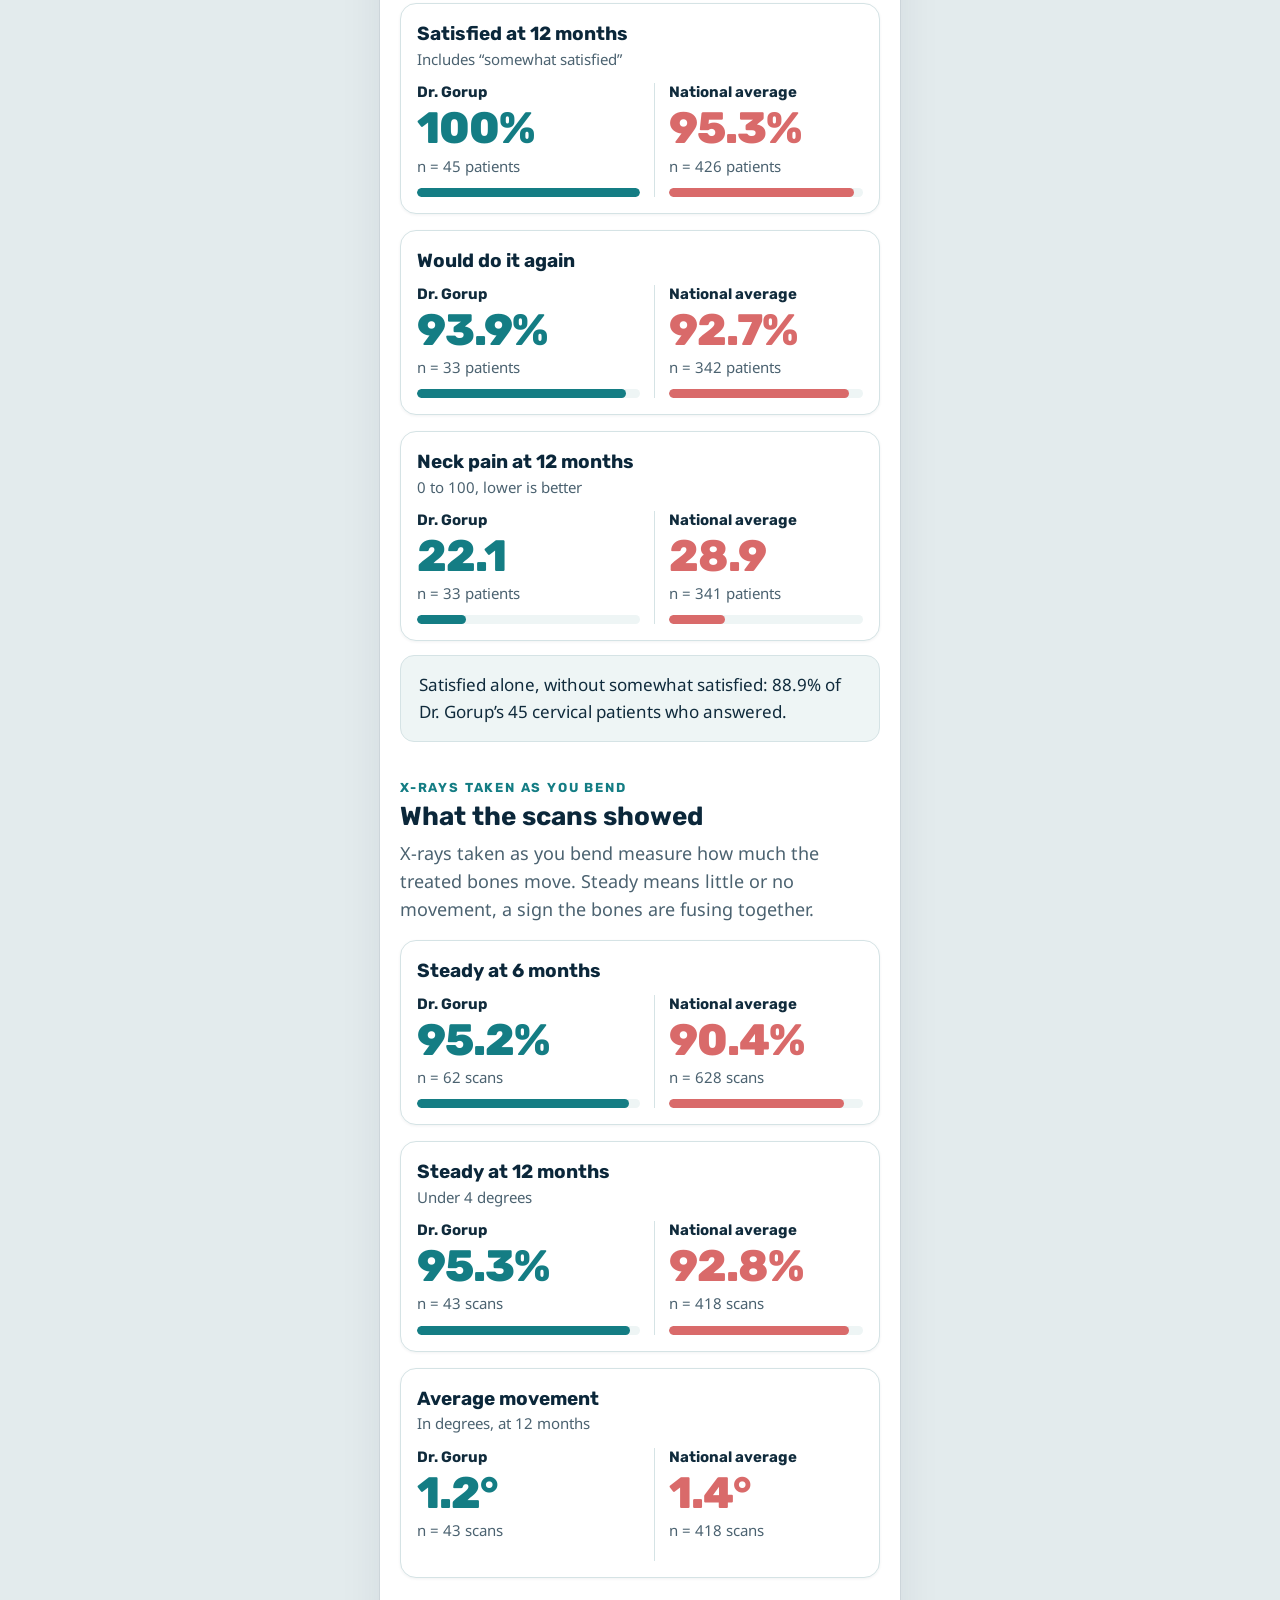
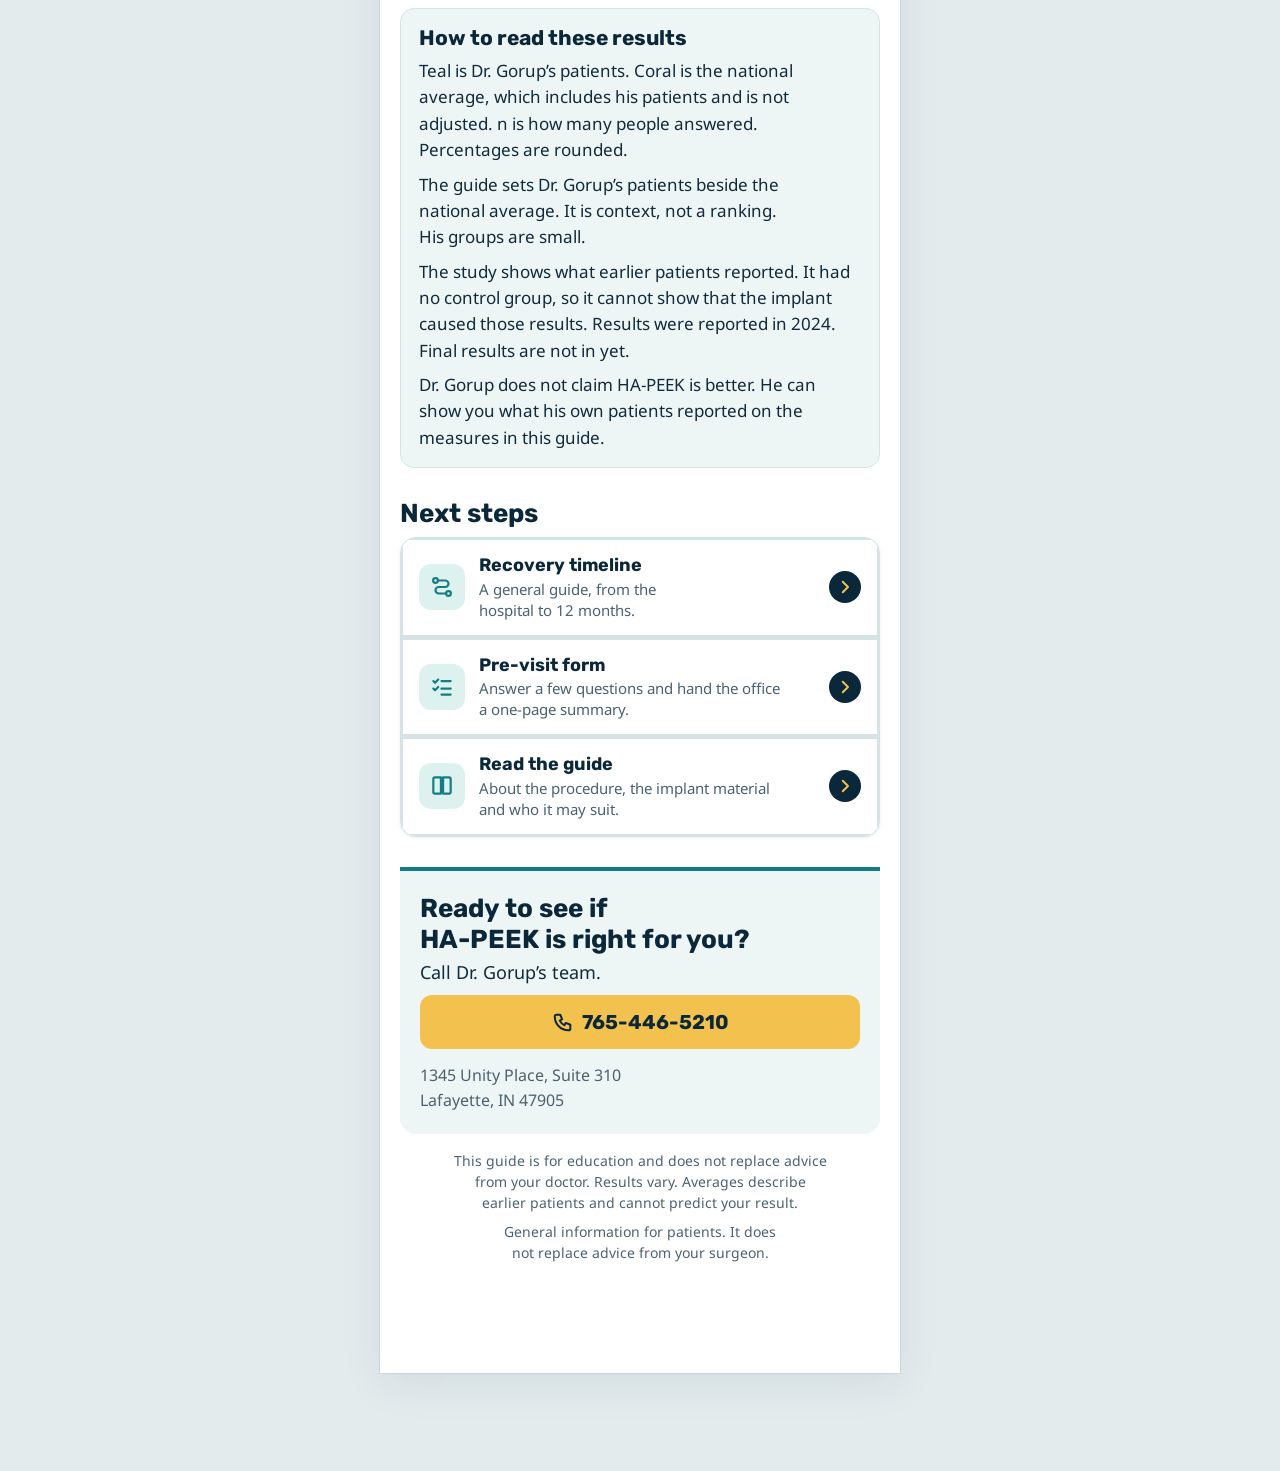
<file: results.html>
<!doctype html>
<html lang="en">
<head>
<meta charset="utf-8">
<meta name="viewport" content="width=device-width, initial-scale=1, viewport-fit=cover">
<meta name="robots" content="noindex, nofollow">
<meta name="format-detection" content="telephone=no">
<title>Study results · HA-PEEK · Dr. John Gorup · Indiana Spine Group</title>
<meta name="description" content="Dr. Gorup’s patients beside the national average, as reported in 2024.">
<meta name="theme-color" content="#0B273A">
<link rel="icon" href="favicon.svg" type="image/svg+xml">
<link rel="preload" href="assets/fonts/noto-sans-400.woff2" as="font" type="font/woff2" crossorigin>
<link rel="preload" href="assets/fonts/rubik-500.woff2" as="font" type="font/woff2" crossorigin>
<link rel="preload" href="assets/fonts/rubik-700.woff2" as="font" type="font/woff2" crossorigin>
<link rel="stylesheet" href="assets/site.css?v=7">
<link rel="stylesheet" href="assets/kit.css?v=4">
</head>
<body>
<a class="skip" href="#main">Skip to the content</a>
<div class="shell">
<nav class="topbar no-print" aria-label="Site"><div class="in pad"><a class="brand" href="index.html">Indiana Spine Group</a><a class="call-pill" href="tel:+17654465210" aria-label="Call Dr. Gorup’s office, 765-446-5210"><svg viewBox="0 0 24 24" aria-hidden="true"><path d="M5 4h4l2 5-2.5 1.5a11 11 0 0 0 5 5L15 13l5 2v4a2 2 0 0 1-2 2A15 15 0 0 1 3 6a2 2 0 0 1 2-2z"/></svg>Call</a></div></nav>
<header class="hero no-print"><div class="pad">
  <p class="eyebrow">Dr. John Gorup</p>
  <h1>Study <b>results</b></h1>
  <p class="sub">Dr.&nbsp;Gorup’s patients beside the national average, as reported in 2024. Percentages&nbsp;are&nbsp;rounded.</p>
  
</div></header>
<main id="main" class="pad">
    <div class="seg-wrap no-print">
      <div class="seg" role="group" aria-label="Choose the part of the spine" data-seg>
        <button type="button" data-pick="neck" aria-pressed="true">Neck</button>
        <button type="button" data-pick="lower-back" aria-pressed="false">Low back</button>
      </div>
    </div>
      <div data-spine="neck" id="r-neck">
        <h2 class="panel-head">Neck results</h2>
        <p class="sec-title">What Dr. Gorup’s patients&nbsp;have&nbsp;reported</p>
        <h2>Neck results over time</h2>
        <p class="lead">Reported in 2024. NDI is the Neck Disability Index, a questionnaire on how neck problems affect daily activities. n = number of&nbsp;people&nbsp;answering.</p>
        <div class="chart-grid">
        <figure class="chart">
          <h3>Average neck pain</h3>
          <p class="scale">0 = no pain, 100 =&nbsp;worst&nbsp;pain</p>
          <p class="better">Lower is better</p>
          <svg viewBox="0 0 320 226" role="img" aria-label="Average neck pain, by visit: Before 63.5, 6 wk 36.9, 3 mo 33.5, 6 mo 25.4, 12 mo 21.1">
            <line x1="4" y1="172" x2="316" y2="172" stroke="#D5E3E5" stroke-width="2"/>
            <rect x="8.0" y="93.3" width="40" height="78.7" rx="6" fill="var(--slate)"/><text class="v" x="28.0" y="85.3" text-anchor="middle">63.5</text><text class="x" x="28.0" y="194" text-anchor="middle">Before</text><text class="n" x="28.0" y="213" text-anchor="middle">n=113</text><rect x="74.0" y="126.2" width="40" height="45.8" rx="6" fill="var(--teal)"/><text class="v" x="94.0" y="118.2" text-anchor="middle">36.9</text><text class="x" x="94.0" y="194" text-anchor="middle">6 wk</text><text class="n" x="94.0" y="213" text-anchor="middle">n=68</text><rect x="140.0" y="130.5" width="40" height="41.5" rx="6" fill="var(--teal)"/><text class="v" x="160.0" y="122.5" text-anchor="middle">33.5</text><text class="x" x="160.0" y="194" text-anchor="middle">3 mo</text><text class="n" x="160.0" y="213" text-anchor="middle">n=67</text><rect x="206.0" y="140.5" width="40" height="31.5" rx="6" fill="var(--teal)"/><text class="v" x="226.0" y="132.5" text-anchor="middle">25.4</text><text class="x" x="226.0" y="194" text-anchor="middle">6 mo</text><text class="n" x="226.0" y="213" text-anchor="middle">n=63</text><rect x="272.0" y="145.8" width="40" height="26.2" rx="6" fill="var(--teal)"/><text class="v" x="292.0" y="137.8" text-anchor="middle">21.1</text><text class="x" x="292.0" y="194" text-anchor="middle">12 mo</text><text class="n" x="292.0" y="213" text-anchor="middle">n=45</text>
          </svg>
          <div class="sr-only"><table><caption>Average neck pain. 0 = no pain, 100 = worst pain. Lower is better.</caption><thead><tr><th>Visit</th><th>Average</th><th>Patients answering (n)</th></tr></thead><tbody><tr><th scope="row">Before surgery</th><td>63.5</td><td>113</td></tr><tr><th scope="row">6 weeks</th><td>36.9</td><td>68</td></tr><tr><th scope="row">3 months</th><td>33.5</td><td>67</td></tr><tr><th scope="row">6 months</th><td>25.4</td><td>63</td></tr><tr><th scope="row">12 months</th><td>21.1</td><td>45</td></tr></tbody></table></div>
        </figure>
        <figure class="chart">
          <h3>Average neck disability (NDI)</h3>
          <p class="scale">0 = no limits, 100 =&nbsp;most&nbsp;limited</p>
          <p class="better">Lower is better</p>
          <svg viewBox="0 0 320 226" role="img" aria-label="Average neck disability (NDI), by visit: Before 47.4, 6 wk 27.7, 3 mo 24.5, 6 mo 25, 12 mo 23.6">
            <line x1="4" y1="172" x2="316" y2="172" stroke="#D5E3E5" stroke-width="2"/>
            <rect x="8.0" y="113.2" width="40" height="58.8" rx="6" fill="var(--slate)"/><text class="v" x="28.0" y="105.2" text-anchor="middle">47.4</text><text class="x" x="28.0" y="194" text-anchor="middle">Before</text><text class="n" x="28.0" y="213" text-anchor="middle">n=113</text><rect x="74.0" y="137.7" width="40" height="34.3" rx="6" fill="var(--teal)"/><text class="v" x="94.0" y="129.7" text-anchor="middle">27.7</text><text class="x" x="94.0" y="194" text-anchor="middle">6 wk</text><text class="n" x="94.0" y="213" text-anchor="middle">n=68</text><rect x="140.0" y="141.6" width="40" height="30.4" rx="6" fill="var(--teal)"/><text class="v" x="160.0" y="133.6" text-anchor="middle">24.5</text><text class="x" x="160.0" y="194" text-anchor="middle">3 mo</text><text class="n" x="160.0" y="213" text-anchor="middle">n=67</text><rect x="206.0" y="141.0" width="40" height="31.0" rx="6" fill="var(--teal)"/><text class="v" x="226.0" y="133.0" text-anchor="middle">25</text><text class="x" x="226.0" y="194" text-anchor="middle">6 mo</text><text class="n" x="226.0" y="213" text-anchor="middle">n=63</text><rect x="272.0" y="142.7" width="40" height="29.3" rx="6" fill="var(--teal)"/><text class="v" x="292.0" y="134.7" text-anchor="middle">23.6</text><text class="x" x="292.0" y="194" text-anchor="middle">12 mo</text><text class="n" x="292.0" y="213" text-anchor="middle">n=45</text>
          </svg>
          <div class="sr-only"><table><caption>Average neck disability (NDI). 0 = no limits, 100 = most limited. Lower is better.</caption><thead><tr><th>Visit</th><th>Average</th><th>Patients answering (n)</th></tr></thead><tbody><tr><th scope="row">Before surgery</th><td>47.4</td><td>113</td></tr><tr><th scope="row">6 weeks</th><td>27.7</td><td>68</td></tr><tr><th scope="row">3 months</th><td>24.5</td><td>67</td></tr><tr><th scope="row">6 months</th><td>25</td><td>63</td></tr><tr><th scope="row">12 months</th><td>23.6</td><td>45</td></tr></tbody></table></div>
        </figure>
        </div>
        <p class="inshort"><b>In short</b>Average neck pain was 63.5 before surgery and <strong>21.1 at 12 months</strong> (n&nbsp;=&nbsp;113, 45).</p>

        <p class="sec-title" style="margin-top:38px">Patients’ own answers at the&nbsp;12-month&nbsp;visit</p>
        <h2>What Dr. Gorup’s patients said</h2>
        <ul class="legend" aria-label="Key"><li class="g">Dr. Gorup’s patients</li><li class="nat">National average</li></ul>
        <div class="vs-grid">
        <article class="vs-card">
          <div class="vs-head"><h3>Satisfied at 12 months</h3><p class="def">Includes “somewhat satisfied”</p></div>
          <div class="vs-cols"><div class="vs-row g"><span class="who">Dr. Gorup</span><b class="num">100%</b><span class="n">n = 45 patients</span><div class="bar" aria-hidden="true"><i style="width:100%"></i></div></div><div class="vs-row nat"><span class="who">National average</span><b class="num">95.3%</b><span class="n">n = 426 patients</span><div class="bar" aria-hidden="true"><i style="width:95.3%"></i></div></div></div>
        </article><article class="vs-card">
          <div class="vs-head"><h3>Would do it again</h3></div>
          <div class="vs-cols"><div class="vs-row g"><span class="who">Dr. Gorup</span><b class="num">93.9%</b><span class="n">n = 33 patients</span><div class="bar" aria-hidden="true"><i style="width:93.9%"></i></div></div><div class="vs-row nat"><span class="who">National average</span><b class="num">92.7%</b><span class="n">n = 342 patients</span><div class="bar" aria-hidden="true"><i style="width:92.7%"></i></div></div></div>
        </article><article class="vs-card">
          <div class="vs-head"><h3>Neck pain at 12 months</h3><p class="def">0 to 100, lower&nbsp;is&nbsp;better</p></div>
          <div class="vs-cols"><div class="vs-row g"><span class="who">Dr. Gorup</span><b class="num">22.1</b><span class="n">n = 33 patients</span><div class="bar" aria-hidden="true"><i style="width:22.1%"></i></div></div><div class="vs-row nat"><span class="who">National average</span><b class="num">28.9</b><span class="n">n = 341 patients</span><div class="bar" aria-hidden="true"><i style="width:28.9%"></i></div></div></div>
        </article>
        </div>
        <div class="notes"><p>Satisfied alone, without somewhat satisfied: 88.9% of Dr. Gorup’s 45 cervical patients&nbsp;who&nbsp;answered.</p></div>

        <p class="sec-title" style="margin-top:38px">X-rays taken as&nbsp;you&nbsp;bend</p>
        <h2>What the scans showed</h2>
        <p class="lead">X-rays taken as you bend measure how much the treated bones move. Steady means little or no movement, a sign the bones are&nbsp;fusing&nbsp;together.</p>
        <div class="vs-grid">
        <article class="vs-card">
          <div class="vs-head"><h3>Steady at 6 months</h3></div>
          <div class="vs-cols"><div class="vs-row g"><span class="who">Dr. Gorup</span><b class="num">95.2%</b><span class="n">n = 62 scans</span><div class="bar" aria-hidden="true"><i style="width:95.2%"></i></div></div><div class="vs-row nat"><span class="who">National average</span><b class="num">90.4%</b><span class="n">n = 628 scans</span><div class="bar" aria-hidden="true"><i style="width:90.4%"></i></div></div></div>
        </article><article class="vs-card">
          <div class="vs-head"><h3>Steady at 12 months</h3><p class="def">Under 4 degrees</p></div>
          <div class="vs-cols"><div class="vs-row g"><span class="who">Dr. Gorup</span><b class="num">95.3%</b><span class="n">n = 43 scans</span><div class="bar" aria-hidden="true"><i style="width:95.3%"></i></div></div><div class="vs-row nat"><span class="who">National average</span><b class="num">92.8%</b><span class="n">n = 418 scans</span><div class="bar" aria-hidden="true"><i style="width:92.8%"></i></div></div></div>
        </article><article class="vs-card">
          <div class="vs-head"><h3>Average movement</h3><p class="def">In degrees, at&nbsp;12&nbsp;months</p></div>
          <div class="vs-cols"><div class="vs-row g"><span class="who">Dr. Gorup</span><b class="num">1.2°</b><span class="n">n = 43 scans</span><div class="bar" aria-hidden="true" style="visibility:hidden"></div></div><div class="vs-row nat"><span class="who">National average</span><b class="num">1.4°</b><span class="n">n = 418 scans</span><div class="bar" aria-hidden="true" style="visibility:hidden"></div></div></div>
        </article>
        </div>
      </div>
      <div data-spine="lower-back" id="r-lower-back">
        <h2 class="panel-head">Low back results</h2>
        <p class="sec-title">What Dr. Gorup’s patients&nbsp;have&nbsp;reported</p>
        <h2>Low back results over time</h2>
        <p class="lead">Reported in 2024. ODI is the Oswestry Disability Index, a questionnaire on how back problems affect daily activities. n = number of&nbsp;people&nbsp;answering.</p>
        <div class="chart-grid">
        <figure class="chart">
          <h3>Average back pain</h3>
          <p class="scale">0 = no pain, 100 =&nbsp;worst&nbsp;pain</p>
          <p class="better">Lower is better</p>
          <svg viewBox="0 0 320 226" role="img" aria-label="Average back pain, by visit: Before 69.6, 6 wk 38.7, 3 mo 28.6, 6 mo 34.7, 12 mo 31.7">
            <line x1="4" y1="172" x2="316" y2="172" stroke="#D5E3E5" stroke-width="2"/>
            <rect x="8.0" y="85.7" width="40" height="86.3" rx="6" fill="var(--slate)"/><text class="v" x="28.0" y="77.7" text-anchor="middle">69.6</text><text class="x" x="28.0" y="194" text-anchor="middle">Before</text><text class="n" x="28.0" y="213" text-anchor="middle">n=221</text><rect x="74.0" y="124.0" width="40" height="48.0" rx="6" fill="var(--teal)"/><text class="v" x="94.0" y="116.0" text-anchor="middle">38.7</text><text class="x" x="94.0" y="194" text-anchor="middle">6 wk</text><text class="n" x="94.0" y="213" text-anchor="middle">n=151</text><rect x="140.0" y="136.5" width="40" height="35.5" rx="6" fill="var(--teal)"/><text class="v" x="160.0" y="128.5" text-anchor="middle">28.6</text><text class="x" x="160.0" y="194" text-anchor="middle">3 mo</text><text class="n" x="160.0" y="213" text-anchor="middle">n=148</text><rect x="206.0" y="129.0" width="40" height="43.0" rx="6" fill="var(--teal)"/><text class="v" x="226.0" y="121.0" text-anchor="middle">34.7</text><text class="x" x="226.0" y="194" text-anchor="middle">6 mo</text><text class="n" x="226.0" y="213" text-anchor="middle">n=123</text><rect x="272.0" y="132.7" width="40" height="39.3" rx="6" fill="var(--teal)"/><text class="v" x="292.0" y="124.7" text-anchor="middle">31.7</text><text class="x" x="292.0" y="194" text-anchor="middle">12 mo</text><text class="n" x="292.0" y="213" text-anchor="middle">n=91</text>
          </svg>
          <div class="sr-only"><table><caption>Average back pain. 0 = no pain, 100 = worst pain. Lower is better.</caption><thead><tr><th>Visit</th><th>Average</th><th>Patients answering (n)</th></tr></thead><tbody><tr><th scope="row">Before surgery</th><td>69.6</td><td>221</td></tr><tr><th scope="row">6 weeks</th><td>38.7</td><td>151</td></tr><tr><th scope="row">3 months</th><td>28.6</td><td>148</td></tr><tr><th scope="row">6 months</th><td>34.7</td><td>123</td></tr><tr><th scope="row">12 months</th><td>31.7</td><td>91</td></tr></tbody></table></div>
        </figure>
        <figure class="chart">
          <h3>Average back disability (ODI)</h3>
          <p class="scale">0 = no limits, 100 =&nbsp;most&nbsp;limited</p>
          <p class="better">Lower is better</p>
          <svg viewBox="0 0 320 226" role="img" aria-label="Average back disability (ODI), by visit: Before 47.9, 6 wk 36.6, 3 mo 28.9, 6 mo 28.6, 12 mo 27.7">
            <line x1="4" y1="172" x2="316" y2="172" stroke="#D5E3E5" stroke-width="2"/>
            <rect x="8.0" y="112.6" width="40" height="59.4" rx="6" fill="var(--slate)"/><text class="v" x="28.0" y="104.6" text-anchor="middle">47.9</text><text class="x" x="28.0" y="194" text-anchor="middle">Before</text><text class="n" x="28.0" y="213" text-anchor="middle">n=221</text><rect x="74.0" y="126.6" width="40" height="45.4" rx="6" fill="var(--teal)"/><text class="v" x="94.0" y="118.6" text-anchor="middle">36.6</text><text class="x" x="94.0" y="194" text-anchor="middle">6 wk</text><text class="n" x="94.0" y="213" text-anchor="middle">n=151</text><rect x="140.0" y="136.2" width="40" height="35.8" rx="6" fill="var(--teal)"/><text class="v" x="160.0" y="128.2" text-anchor="middle">28.9</text><text class="x" x="160.0" y="194" text-anchor="middle">3 mo</text><text class="n" x="160.0" y="213" text-anchor="middle">n=148</text><rect x="206.0" y="136.5" width="40" height="35.5" rx="6" fill="var(--teal)"/><text class="v" x="226.0" y="128.5" text-anchor="middle">28.6</text><text class="x" x="226.0" y="194" text-anchor="middle">6 mo</text><text class="n" x="226.0" y="213" text-anchor="middle">n=123</text><rect x="272.0" y="137.7" width="40" height="34.3" rx="6" fill="var(--teal)"/><text class="v" x="292.0" y="129.7" text-anchor="middle">27.7</text><text class="x" x="292.0" y="194" text-anchor="middle">12 mo</text><text class="n" x="292.0" y="213" text-anchor="middle">n=91</text>
          </svg>
          <div class="sr-only"><table><caption>Average back disability (ODI). 0 = no limits, 100 = most limited. Lower is better.</caption><thead><tr><th>Visit</th><th>Average</th><th>Patients answering (n)</th></tr></thead><tbody><tr><th scope="row">Before surgery</th><td>47.9</td><td>221</td></tr><tr><th scope="row">6 weeks</th><td>36.6</td><td>151</td></tr><tr><th scope="row">3 months</th><td>28.9</td><td>148</td></tr><tr><th scope="row">6 months</th><td>28.6</td><td>123</td></tr><tr><th scope="row">12 months</th><td>27.7</td><td>91</td></tr></tbody></table></div>
        </figure>
        </div>
        <p class="inshort"><b>In short</b>Average back pain was 69.6 before surgery and <strong>31.7 at 12 months</strong> (n&nbsp;=&nbsp;221, 91).</p>

        <p class="sec-title" style="margin-top:38px">Patients’ own answers at the&nbsp;12-month&nbsp;visit</p>
        <h2>What Dr. Gorup’s patients said</h2>
        <ul class="legend" aria-label="Key"><li class="g">Dr. Gorup’s patients</li><li class="nat">National average</li></ul>
        <div class="vs-grid">
        <article class="vs-card">
          <div class="vs-head"><h3>Satisfied at 12 months</h3><p class="def">Includes “somewhat satisfied”</p></div>
          <div class="vs-cols"><div class="vs-row g"><span class="who">Dr. Gorup</span><b class="num">97.8%</b><span class="n">n = 91 patients</span><div class="bar" aria-hidden="true"><i style="width:97.8%"></i></div></div><div class="vs-row nat"><span class="who">National average</span><b class="num">94.6%</b><span class="n">n = 684 patients</span><div class="bar" aria-hidden="true"><i style="width:94.6%"></i></div></div></div>
        </article><article class="vs-card">
          <div class="vs-head"><h3>Would do it again</h3></div>
          <div class="vs-cols"><div class="vs-row g"><span class="who">Dr. Gorup</span><b class="num">93.7%</b><span class="n">n = 80 patients</span><div class="bar" aria-hidden="true"><i style="width:93.7%"></i></div></div><div class="vs-row nat"><span class="who">National average</span><b class="num">89.2%</b><span class="n">n = 509 patients</span><div class="bar" aria-hidden="true"><i style="width:89.2%"></i></div></div></div>
        </article><article class="vs-card">
          <div class="vs-head"><h3>No pain medicine</h3><p class="def">At 12 months</p></div>
          <div class="vs-cols"><div class="vs-row g"><span class="who">Dr. Gorup</span><b class="num">80.2%</b><span class="n">n = 81 patients</span><div class="bar" aria-hidden="true"><i style="width:80.2%"></i></div></div><div class="vs-row nat"><span class="who">National average</span><b class="num">58.3%</b><span class="n">n = 496 patients</span><div class="bar" aria-hidden="true"><i style="width:58.3%"></i></div></div></div>
        </article>
        </div>
        <div class="notes"><p>Satisfied alone, without somewhat satisfied: 75.8% of Dr. Gorup’s 91 lumbar patients&nbsp;who&nbsp;answered.</p></div>

        <p class="sec-title" style="margin-top:38px">X-rays taken as&nbsp;you&nbsp;bend</p>
        <h2>What the scans showed</h2>
        <p class="lead">X-rays taken as you bend measure how much the treated bones move. Steady means little or no movement, a sign the bones are&nbsp;fusing&nbsp;together.</p>
        <div class="vs-grid">
        <article class="vs-card">
          <div class="vs-head"><h3>Steady at 12 months</h3><p class="def">Under 4 degrees</p></div>
          <div class="vs-cols"><div class="vs-row g"><span class="who">Dr. Gorup</span><b class="num">100%</b><span class="n">n = 40 scans</span><div class="bar" aria-hidden="true"><i style="width:100%"></i></div></div><div class="vs-row nat"><span class="who">National average</span><b class="num">98.0%</b><span class="n">n = 511 scans</span><div class="bar" aria-hidden="true"><i style="width:98%"></i></div></div></div>
        </article><article class="vs-card">
          <div class="vs-head"><h3>Very steady at 12 months</h3></div>
          <div class="vs-cols"><div class="vs-row g"><span class="who">Dr. Gorup</span><b class="num">100%</b><span class="n">n = 37 scans</span><div class="bar" aria-hidden="true"><i style="width:100%"></i></div></div><div class="vs-row nat"><span class="who">National average</span><b class="num">93.3%</b><span class="n">n = 341 scans</span><div class="bar" aria-hidden="true"><i style="width:93.3%"></i></div></div></div>
        </article><article class="vs-card">
          <div class="vs-head"><h3>Average movement</h3><p class="def">In degrees, at&nbsp;12&nbsp;months</p></div>
          <div class="vs-cols"><div class="vs-row g"><span class="who">Dr. Gorup</span><b class="num">0.5°</b><span class="n">n = 40 scans</span><div class="bar" aria-hidden="true" style="visibility:hidden"></div></div><div class="vs-row nat"><span class="who">National average</span><b class="num">0.9°</b><span class="n">n = 511 scans</span><div class="bar" aria-hidden="true" style="visibility:hidden"></div></div></div>
        </article>
        </div>
      </div>
    <section class="notes" aria-labelledby="how">
      <h2 id="how" style="font-size:1.3125rem">How to read these results</h2>
      <p>Teal is Dr. Gorup’s patients. Coral is the national average, which includes his patients and is not adjusted. n is how many people answered. Percentages&nbsp;are&nbsp;rounded.</p>
      <p>The guide sets Dr. Gorup’s patients beside the national average. It is context, not a ranking. His groups&nbsp;are&nbsp;small.</p>
      <p>The study shows what earlier patients reported. It had no control group, so it cannot show that the implant caused those results. Results were reported in 2024. Final results are not&nbsp;in&nbsp;yet.</p>
      <p>Dr. Gorup does not claim HA-PEEK is better. He can show you what his own patients reported on the measures in&nbsp;this&nbsp;guide.</p>
    </section>
    <section class="no-print" aria-labelledby="nx">
      <h2 id="nx">Next steps</h2>
      <ul class="rows">
        <li><a class="row" href="recovery.html" data-carry="recovery.html"><span class="ic"><svg viewBox="0 0 24 24" aria-hidden="true"><circle cx="6" cy="6" r="2.2"/><circle cx="18" cy="18" r="2.2"/><path d="M8.2 6H15a3 3 0 0 1 0 6H9a3 3 0 0 0 0 6h6.8"/></svg></span><span><b>Recovery timeline</b><small>A general guide, from the hospital to&nbsp;12&nbsp;months.</small></span><svg viewBox="0 0 24 24" aria-hidden="true" class="chev"><path d="m9 5 7 7-7 7"/></svg></a></li>
        <li><a class="row" href="visit.html" data-carry="visit.html"><span class="ic"><svg viewBox="0 0 24 24" aria-hidden="true"><path d="m4 6.5 1.6 1.6L8.5 5"/><path d="M11.5 6.5H20"/><path d="m4 13.5 1.6 1.6 2.9-3.1"/><path d="M11.5 13.5H20"/><path d="M11.5 19H20"/></svg></span><span><b>Pre-visit form</b><small>Answer a few questions and hand the office a&nbsp;one-page&nbsp;summary.</small></span><svg viewBox="0 0 24 24" aria-hidden="true" class="chev"><path d="m9 5 7 7-7 7"/></svg></a></li>
        <li><a class="row" href="index.html#guides" data-carry-guide><span class="ic"><svg viewBox="0 0 24 24" aria-hidden="true"><path d="M4 5.5C4 4.7 4.7 4 5.5 4H11v15H5.5c-.8 0-1.5-.7-1.5-1.5z"/><path d="M20 5.5c0-.8-.7-1.5-1.5-1.5H13v15h5.5c.8 0 1.5-.7 1.5-1.5z"/></svg></span><span><b>Read the guide</b><small>About the procedure, the implant material and who&nbsp;it&nbsp;may&nbsp;suit.</small></span><svg viewBox="0 0 24 24" aria-hidden="true" class="chev"><path d="m9 5 7 7-7 7"/></svg></a></li>
      </ul>
    </section>
    <section class="call no-print" aria-labelledby="q">
      <h2 id="q">Ready to see if <span class="nb">HA-PEEK</span> is right for you?</h2>
      <p>Call Dr.&nbsp;Gorup’s team.</p>
      <a class="btn" href="tel:+17654465210"><svg viewBox="0 0 24 24" aria-hidden="true"><path d="M5 4h4l2 5-2.5 1.5a11 11 0 0 0 5 5L15 13l5 2v4a2 2 0 0 1-2 2A15 15 0 0 1 3 6a2 2 0 0 1 2-2z"/></svg>765-446-5210</a>
      <address>1345 Unity Place, Suite 310<br>Lafayette, IN 47905</address>
    </section>
</main>
<footer class="no-print pad"><p>This guide is for education and does not replace advice from your doctor. Results vary. Averages describe earlier patients and cannot predict&nbsp;your&nbsp;result.</p><p>General information for patients. It does not replace advice from&nbsp;your&nbsp;surgeon.</p></footer>
</div>
<nav class="tabs no-print" aria-label="Main"><a data-tab="home" href="index.html"><svg viewBox="0 0 24 24" aria-hidden="true"><path d="M3 11.5 12 4l9 7.5"/><path d="M5.5 10v9.5h13V10"/><path d="M10 19.5v-5h4v5"/></svg><span>Home</span></a><a data-tab="guide" href="index.html#guides"><svg viewBox="0 0 24 24" aria-hidden="true"><path d="M4 5.5C4 4.7 4.7 4 5.5 4H11v15H5.5c-.8 0-1.5-.7-1.5-1.5z"/><path d="M20 5.5c0-.8-.7-1.5-1.5-1.5H13v15h5.5c.8 0 1.5-.7 1.5-1.5z"/></svg><span>Guide</span></a><a data-tab="hapeek" href="implant.html" aria-current="page"><svg viewBox="0 0 24 24" aria-hidden="true"><path d="M12 3 4 7.5v9L12 21l8-4.5v-9z"/><path d="M4 7.5 12 12l8-4.5"/><path d="M12 12v9"/></svg><span>HA-PEEK</span></a><a data-tab="recovery" href="recovery.html"><svg viewBox="0 0 24 24" aria-hidden="true"><circle cx="6" cy="6" r="2.2"/><circle cx="18" cy="18" r="2.2"/><path d="M8.2 6H15a3 3 0 0 1 0 6H9a3 3 0 0 0 0 6h6.8"/></svg><span>Recovery</span></a><a data-tab="visit" href="visit.html"><svg viewBox="0 0 24 24" aria-hidden="true"><path d="m4 6.5 1.6 1.6L8.5 5"/><path d="M11.5 6.5H20"/><path d="m4 13.5 1.6 1.6 2.9-3.1"/><path d="M11.5 13.5H20"/><path d="M11.5 19H20"/></svg><span>Visit form</span></a></nav>
<script src="assets/site.js?v=7" defer></script>
<script src="assets/kit.js?v=3" defer></script>
</body>
</html>
</file>
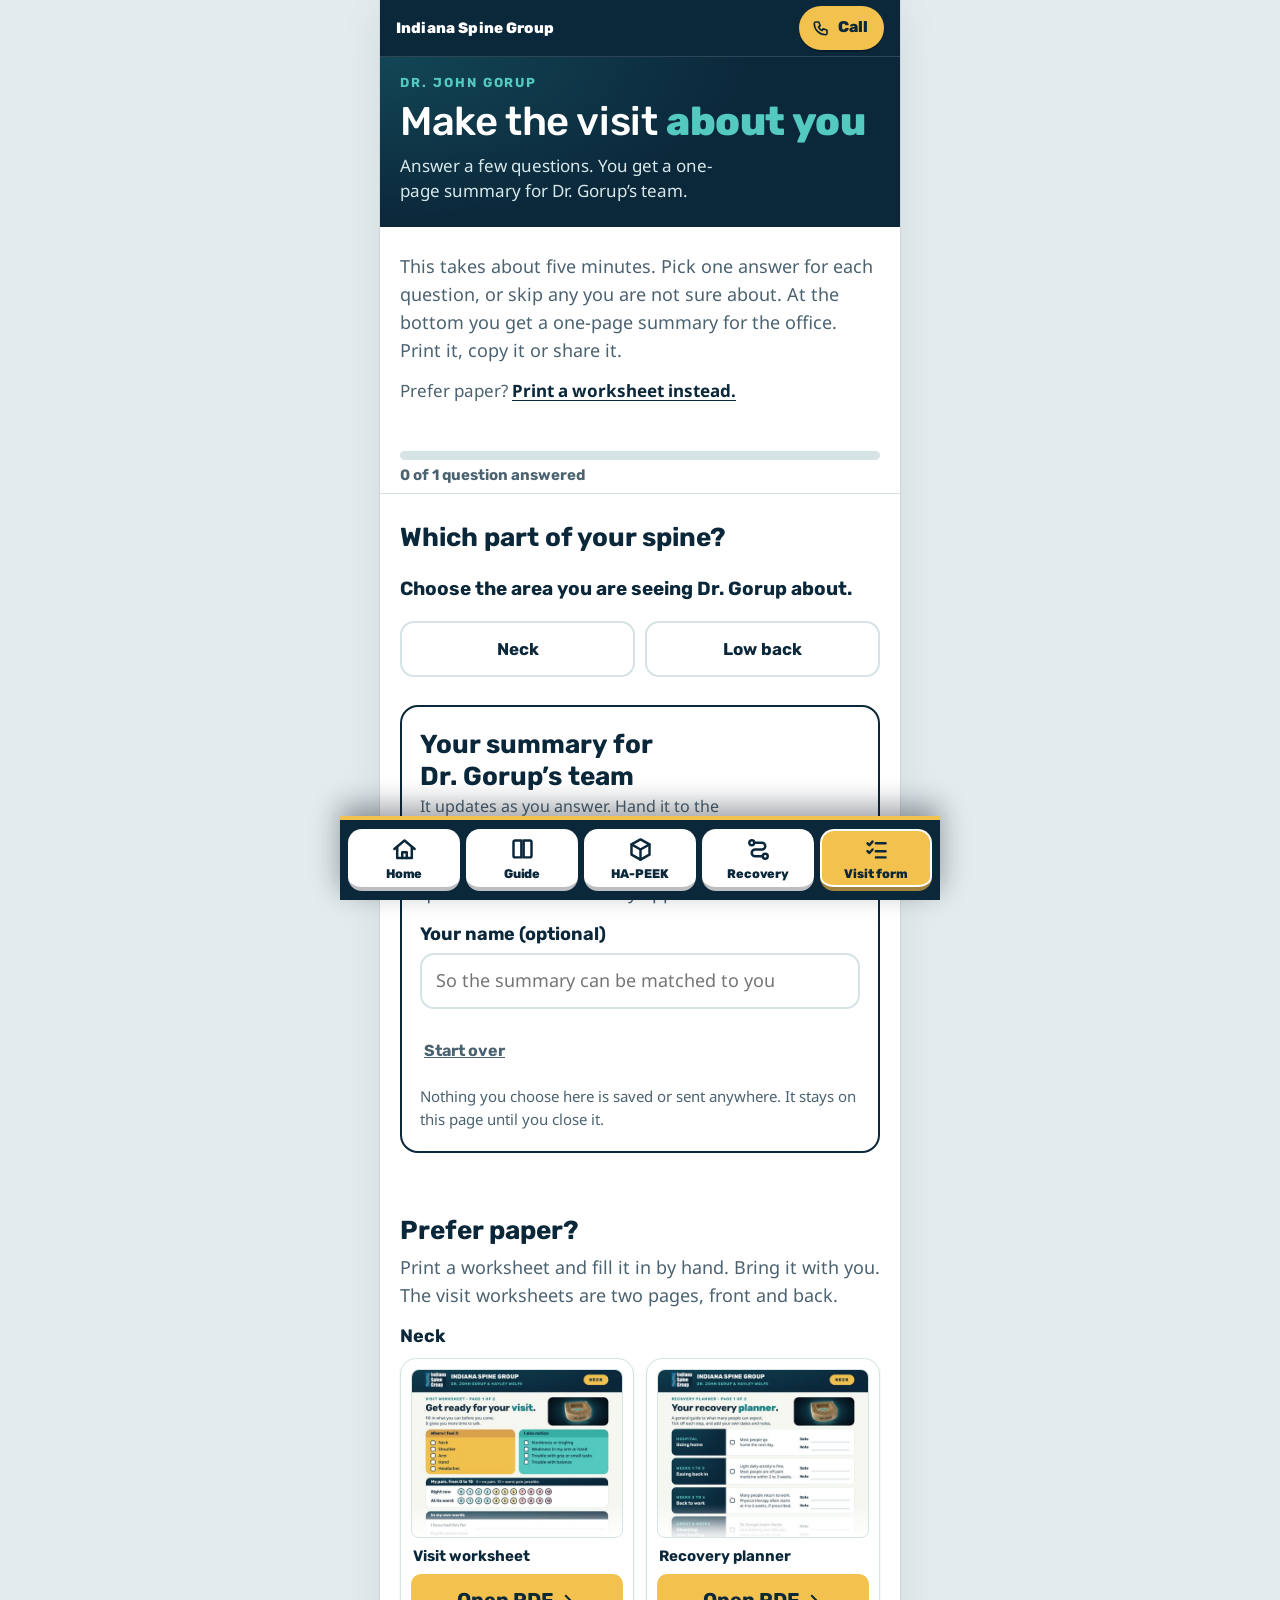
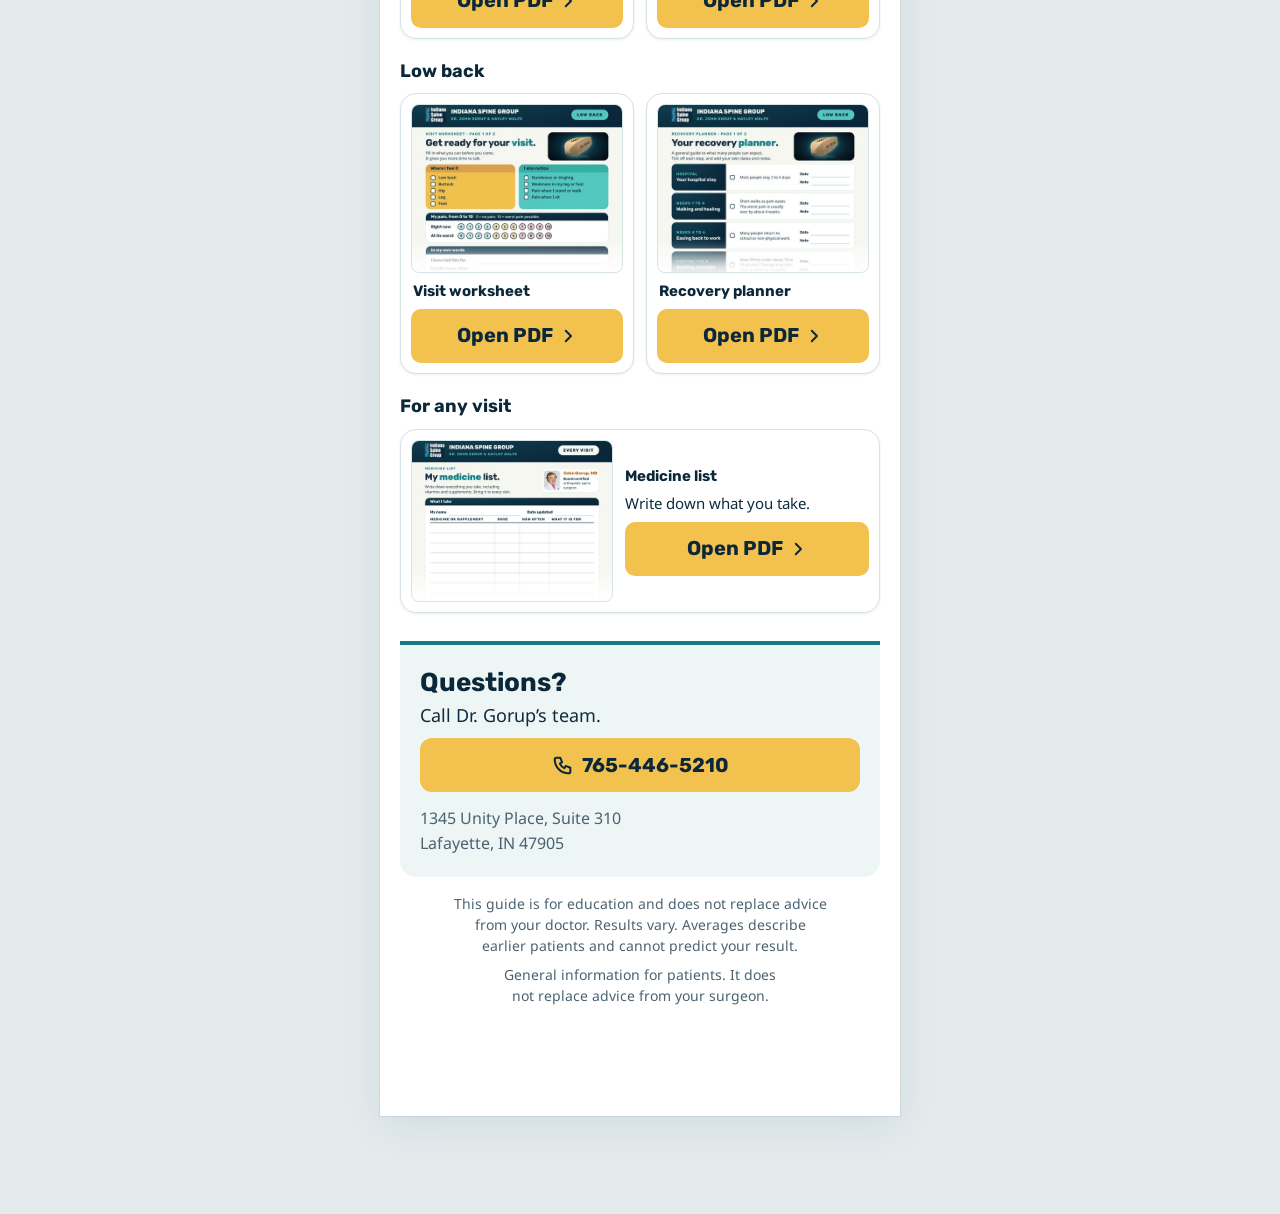
<file: visit.html>
<!doctype html>
<html lang="en">
<head>
<meta charset="utf-8">
<meta name="viewport" content="width=device-width, initial-scale=1, viewport-fit=cover">
<meta name="robots" content="noindex, nofollow">
<meta name="format-detection" content="telephone=no">
<title>Pre-visit form · Dr. John Gorup · Indiana Spine Group</title>
<meta name="description" content="A short pre-visit form for neck and low back patients of Dr. John Gorup. Answer a few questions, then print or share a one-page summary for the office. Nothing is saved or sent.">
<meta name="theme-color" content="#0B273A">
<link rel="icon" href="favicon.svg" type="image/svg+xml">
<link rel="preload" href="assets/fonts/noto-sans-400.woff2" as="font" type="font/woff2" crossorigin>
<link rel="preload" href="assets/fonts/rubik-500.woff2" as="font" type="font/woff2" crossorigin>
<link rel="preload" href="assets/fonts/rubik-700.woff2" as="font" type="font/woff2" crossorigin>
<link rel="stylesheet" href="assets/site.css?v=7">
<link rel="stylesheet" href="assets/kit.css?v=4">
</head>
<body>
<a class="skip" href="#main">Skip to the content</a>
<div class="shell">
<nav class="topbar no-print" aria-label="Site"><div class="in pad"><a class="brand" href="index.html">Indiana Spine Group</a><a class="call-pill" href="tel:+17654465210" aria-label="Call Dr. Gorup’s office, 765-446-5210"><svg viewBox="0 0 24 24" aria-hidden="true"><path d="M5 4h4l2 5-2.5 1.5a11 11 0 0 0 5 5L15 13l5 2v4a2 2 0 0 1-2 2A15 15 0 0 1 3 6a2 2 0 0 1 2-2z"/></svg>Call</a></div></nav>
<header class="hero no-print"><div class="pad">
  <p class="eyebrow">Dr. John Gorup</p>
  <h1>Make the visit <b>about you</b></h1>
  <p class="sub">Answer a few questions. You get a one-page summary for Dr.&nbsp;Gorup’s&nbsp;team.</p>
</div></header>
<main id="main" class="pad">
  <div class="intake" id="intake" data-doc="Dr. John Gorup" data-short="Dr. Gorup" data-contact="Indiana Spine Group · 765-446-5210 · 1345 Unity Place, Suite 310, Lafayette, IN 47905">
    <p class="in-lede no-print">This takes about five minutes. Pick one answer for each question, or skip any you are not sure about. At the bottom you get a one-page summary for the office. Print it, copy it or&nbsp;share&nbsp;it.</p>
    <p class="in-paper no-print"><span class="pl">Prefer paper?</span> <a href="#paper">Print a worksheet instead.</a></p>
    <div class="in-progress no-print"><div class="bar"><i id="prog-bar"></i></div><p id="prog-txt" aria-live="polite">0 of 1&nbsp;questions&nbsp;answered</p></div>
    <form id="intake-form" class="no-print" autocomplete="off" novalidate>
      <section class="q-sec" aria-labelledby="s0"><h2 id="s0">Which part of your spine?</h2>
        <fieldset class="q" data-key="spine" data-type="one" data-count="1"><legend>Choose the area you are seeing Dr. Gorup about.</legend><div class="opts two"><label class="opt"><input type="radio" name="spine" value="Neck"><span>Neck</span></label><label class="opt"><input type="radio" name="spine" value="Low back"><span>Low back</span></label></div></fieldset>
      </section>
      <div class="spine-panel" data-show-if="spine=Neck" data-prefix="n_" data-area="Neck · ACDF" data-area-long="Anterior cervical discectomy and fusion (ACDF)" data-s1="Neck pain now" data-s2="Arm pain now" hidden><section class="q-sec" aria-labelledby="n_h1"><h2 id="n_h1">Your symptoms</h2><fieldset class="q" data-key="n_now" data-type="scale" data-count="1"><legend>Neck pain right now</legend><div class="opts scale"><label class="opt"><input type="radio" name="n_now" value="0"><span>0</span></label><label class="opt"><input type="radio" name="n_now" value="1"><span>1</span></label><label class="opt"><input type="radio" name="n_now" value="2"><span>2</span></label><label class="opt"><input type="radio" name="n_now" value="3"><span>3</span></label><label class="opt"><input type="radio" name="n_now" value="4"><span>4</span></label><label class="opt"><input type="radio" name="n_now" value="5"><span>5</span></label><label class="opt"><input type="radio" name="n_now" value="6"><span>6</span></label><label class="opt"><input type="radio" name="n_now" value="7"><span>7</span></label><label class="opt"><input type="radio" name="n_now" value="8"><span>8</span></label><label class="opt"><input type="radio" name="n_now" value="9"><span>9</span></label><label class="opt"><input type="radio" name="n_now" value="10"><span>10</span></label></div></fieldset><p class="scale-ends"><span>0 = no pain</span><span>10 = worst imaginable</span></p><fieldset class="q" data-key="n_limb" data-type="scale" data-count="1"><legend>Arm pain right now</legend><div class="opts scale"><label class="opt"><input type="radio" name="n_limb" value="0"><span>0</span></label><label class="opt"><input type="radio" name="n_limb" value="1"><span>1</span></label><label class="opt"><input type="radio" name="n_limb" value="2"><span>2</span></label><label class="opt"><input type="radio" name="n_limb" value="3"><span>3</span></label><label class="opt"><input type="radio" name="n_limb" value="4"><span>4</span></label><label class="opt"><input type="radio" name="n_limb" value="5"><span>5</span></label><label class="opt"><input type="radio" name="n_limb" value="6"><span>6</span></label><label class="opt"><input type="radio" name="n_limb" value="7"><span>7</span></label><label class="opt"><input type="radio" name="n_limb" value="8"><span>8</span></label><label class="opt"><input type="radio" name="n_limb" value="9"><span>9</span></label><label class="opt"><input type="radio" name="n_limb" value="10"><span>10</span></label></div></fieldset><p class="scale-ends"><span>0 = no pain</span><span>10 = worst imaginable</span></p><fieldset class="q" data-key="n_side" data-type="one" data-count="1"><legend>Which side is worse?</legend><div class="opts three"><label class="opt"><input type="radio" name="n_side" value="Left"><span>Left</span></label><label class="opt"><input type="radio" name="n_side" value="Right"><span>Right</span></label><label class="opt"><input type="radio" name="n_side" value="Both equally"><span>Both equally</span></label></div></fieldset><fieldset class="q" data-key="n_where" data-type="multi"><legend>Where do you feel it? Pick all that apply.</legend><ul class="picks compact"><li><label class="pick"><input type="checkbox" name="n_where" value="Neck"><span><span class="t">Neck</span></span></label></li><li><label class="pick"><input type="checkbox" name="n_where" value="Between the shoulder blades"><span><span class="t">Between the shoulder blades</span></span></label></li><li><label class="pick"><input type="checkbox" name="n_where" value="Shoulder"><span><span class="t">Shoulder</span></span></label></li><li><label class="pick"><input type="checkbox" name="n_where" value="Arm"><span><span class="t">Arm</span></span></label></li><li><label class="pick"><input type="checkbox" name="n_where" value="Hand or fingers"><span><span class="t">Hand or fingers</span></span></label></li></ul></fieldset><fieldset class="q" data-key="n_sym" data-type="multi"><legend>Do you have any of these? Pick all that apply.</legend><ul class="picks compact"><li><label class="pick"><input type="checkbox" name="n_sym" value="Numbness or tingling"><span><span class="t">Numbness or tingling</span></span></label></li><li><label class="pick"><input type="checkbox" name="n_sym" value="Weakness in the arm or hand"><span><span class="t">Weakness in the arm or hand</span></span></label></li><li><label class="pick"><input type="checkbox" name="n_sym" value="Trouble with buttons or handwriting"><span><span class="t">Trouble with buttons or handwriting</span></span></label></li><li><label class="pick"><input type="checkbox" name="n_sym" value="Balance trouble"><span><span class="t">Balance trouble</span></span></label></li><li><label class="pick"><input type="checkbox" name="n_sym" value="Pain when looking up or down"><span><span class="t">Pain when looking up or down</span></span></label></li></ul></fieldset><fieldset class="q" data-key="n_flag" data-type="one" data-count="1" data-flagtext="new trouble walking, new clumsiness in the hands, or new bowel or bladder trouble"><legend>Do you have new trouble walking, new clumsiness in your hands, or new bowel or bladder trouble?</legend><div class="opts two"><label class="opt"><input type="radio" name="n_flag" value="No"><span>No</span></label><label class="opt"><input type="radio" name="n_flag" value="Yes"><span>Yes</span></label></div></fieldset><div class="q-alert" role="alert" data-show-if="n_flag=Yes" hidden><b>Call the office now.</b> 765-446-5210. If it is sudden or severe, go to the nearest emergency room.</div><fieldset class="q" data-key="n_dur" data-type="one" data-count="1"><legend>How long have you had this problem?</legend><div class="opts list"><label class="opt"><input type="radio" name="n_dur" value="Under 6 weeks"><span>Under 6 weeks</span></label><label class="opt"><input type="radio" name="n_dur" value="6 weeks to 6 months"><span>6 weeks to 6 months</span></label><label class="opt"><input type="radio" name="n_dur" value="6 months to 1 year"><span>6 months to 1 year</span></label><label class="opt"><input type="radio" name="n_dur" value="More than 1 year"><span>More than 1 year</span></label></div></fieldset><fieldset class="q" data-key="n_limit" data-type="one" data-count="1"><legend>How much does it limit your day?</legend><div class="opts list"><label class="opt"><input type="radio" name="n_limit" value="Not at all"><span>Not at all</span></label><label class="opt"><input type="radio" name="n_limit" value="A little"><span>A little</span></label><label class="opt"><input type="radio" name="n_limit" value="A lot"><span>A lot</span></label><label class="opt"><input type="radio" name="n_limit" value="I cannot do my usual activities"><span>I cannot do my usual activities</span></label></div></fieldset></section><section class="q-sec" aria-labelledby="n_h2"><h2 id="n_h2">Your health and history</h2><fieldset class="q" data-key="n_surg" data-type="one" data-count="1"><legend>Have you had neck or back surgery before?</legend><div class="opts two"><label class="opt"><input type="radio" name="n_surg" value="No"><span>No</span></label><label class="opt"><input type="radio" name="n_surg" value="Yes"><span>Yes</span></label></div></fieldset><div class="q-more" data-show-if="n_surg=Yes" hidden><fieldset class="q" data-key="n_surg_where" data-type="one"><legend>Which area?</legend><div class="opts three"><label class="opt"><input type="radio" name="n_surg_where" value="Neck"><span>Neck</span></label><label class="opt"><input type="radio" name="n_surg_where" value="Low back"><span>Low back</span></label><label class="opt"><input type="radio" name="n_surg_where" value="Both"><span>Both</span></label></div></fieldset><div class="in-text"><label for="f_n_surg_year">Year of surgery (optional)</label><input type="text" id="f_n_surg_year" maxlength="30" placeholder="For example, 2019" autocomplete="off"></div></div><fieldset class="q" data-key="n_health" data-type="multi"><legend>Do any of these apply to you? Pick all that apply.</legend><ul class="picks compact"><li><label class="pick"><input type="checkbox" name="n_health" value="Smoke, vape or use nicotine"><span><span class="t">Smoke, vape or use nicotine</span></span></label></li><li><label class="pick"><input type="checkbox" name="n_health" value="Diabetes"><span><span class="t">Diabetes</span></span></label></li><li><label class="pick"><input type="checkbox" name="n_health" value="Blood thinners"><span><span class="t">Blood thinners</span></span></label></li><li><label class="pick"><input type="checkbox" name="n_health" value="Osteoporosis or low bone density"><span><span class="t">Osteoporosis or low bone density</span></span></label></li><li><label class="pick"><input type="checkbox" name="n_health" value="Heart or lung condition"><span><span class="t">Heart or lung condition</span></span></label></li><li><label class="pick"><input type="checkbox" name="n_health" value="Swallowing or voice trouble now"><span><span class="t">Swallowing or voice trouble now</span></span></label></li><li><label class="pick"><input type="checkbox" name="n_health" value="Work injury or accident claim"><span><span class="t">Work injury or accident claim</span></span></label></li><li><label class="pick"><input type="checkbox" name="n_health" value="None of these" data-none="1"><span><span class="t">None of these</span></span></label></li></ul></fieldset></section><section class="q-sec" aria-labelledby="n_h3"><h2 id="n_h3">What you have tried</h2><fieldset class="q" data-key="n_care" data-type="one" data-count="1"><legend>How long have you had treatment without surgery?</legend><div class="opts list"><label class="opt"><input type="radio" name="n_care" value="I have not started"><span>I have not started</span></label><label class="opt"><input type="radio" name="n_care" value="Under 6 weeks"><span>Under 6 weeks</span></label><label class="opt"><input type="radio" name="n_care" value="6 weeks to 6 months"><span>6 weeks to 6 months</span></label><label class="opt"><input type="radio" name="n_care" value="More than 6 months"><span>More than 6 months</span></label></div></fieldset><div class="tried"><fieldset class="q" data-key="n_tr_pt" data-type="one" data-count="1" data-short="Physical therapy" data-group="tried"><legend>Physical therapy</legend><div class="opts three"><label class="opt"><input type="radio" name="n_tr_pt" value="Not tried"><span>Not tried</span></label><label class="opt"><input type="radio" name="n_tr_pt" value="Helped"><span>Helped</span></label><label class="opt"><input type="radio" name="n_tr_pt" value="Did not help"><span>Did not help</span></label></div></fieldset><fieldset class="q" data-key="n_tr_chiro" data-type="one" data-count="1" data-short="Chiropractic care" data-group="tried"><legend>Chiropractic care</legend><div class="opts three"><label class="opt"><input type="radio" name="n_tr_chiro" value="Not tried"><span>Not tried</span></label><label class="opt"><input type="radio" name="n_tr_chiro" value="Helped"><span>Helped</span></label><label class="opt"><input type="radio" name="n_tr_chiro" value="Did not help"><span>Did not help</span></label></div></fieldset><fieldset class="q" data-key="n_tr_med" data-type="one" data-count="1" data-short="Pain medicine" data-group="tried"><legend>Pain medicine</legend><div class="opts three"><label class="opt"><input type="radio" name="n_tr_med" value="Not tried"><span>Not tried</span></label><label class="opt"><input type="radio" name="n_tr_med" value="Helped"><span>Helped</span></label><label class="opt"><input type="radio" name="n_tr_med" value="Did not help"><span>Did not help</span></label></div></fieldset><fieldset class="q" data-key="n_tr_esi" data-type="one" data-count="1" data-short="Steroid injection (epidural)" data-group="tried"><legend>Steroid injection (epidural)</legend><div class="opts three"><label class="opt"><input type="radio" name="n_tr_esi" value="Not tried"><span>Not tried</span></label><label class="opt"><input type="radio" name="n_tr_esi" value="Helped"><span>Helped</span></label><label class="opt"><input type="radio" name="n_tr_esi" value="Did not help"><span>Did not help</span></label></div></fieldset><div class="q-more" data-show-if="n_tr_esi=Helped" hidden><fieldset class="q" data-key="n_esi_dur" data-type="one"><legend>How long did the relief last?</legend><div class="opts four"><label class="opt"><input type="radio" name="n_esi_dur" value="Hours"><span>Hours</span></label><label class="opt"><input type="radio" name="n_esi_dur" value="Days"><span>Days</span></label><label class="opt"><input type="radio" name="n_esi_dur" value="Weeks"><span>Weeks</span></label><label class="opt"><input type="radio" name="n_esi_dur" value="Months"><span>Months</span></label></div></fieldset></div><fieldset class="q" data-key="n_tr_inj" data-type="one" data-count="1" data-short="Other injection or nerve procedure" data-group="tried"><legend>Other injection or nerve procedure</legend><div class="opts three"><label class="opt"><input type="radio" name="n_tr_inj" value="Not tried"><span>Not tried</span></label><label class="opt"><input type="radio" name="n_tr_inj" value="Helped"><span>Helped</span></label><label class="opt"><input type="radio" name="n_tr_inj" value="Did not help"><span>Did not help</span></label></div></fieldset></div><div class="in-text"><label for="f_n_care_note">Anything to add about what you tried?</label><textarea id="f_n_care_note" rows="3" maxlength="300" placeholder="Dates, how long, what happened"></textarea></div></section><section class="q-sec" aria-labelledby="n_h4"><h2 id="n_h4">Imaging and records</h2><p class="lead">The office will want to see your imaging before your visit. Tell us what you&nbsp;already&nbsp;have.</p><fieldset class="q" data-key="n_mri" data-type="one" data-count="1" data-short="MRI" data-group="img" data-core="1"><legend>MRI of your neck</legend><p class="hint">Shows the discs, nerves and&nbsp;spinal&nbsp;cord.</p><div class="opts three"><label class="opt"><input type="radio" name="n_mri" value="Have it"><span>Have it</span></label><label class="opt"><input type="radio" name="n_mri" value="Not done"><span>Not done</span></label><label class="opt"><input type="radio" name="n_mri" value="Not sure"><span>Not sure</span></label></div></fieldset><div class="q-more" data-show-if="n_mri=Have it" hidden><div class="in-text"><label for="f_n_mri_where">Where was it done, and when?</label><input type="text" id="f_n_mri_where" maxlength="100" placeholder="Clinic or hospital, and year" autocomplete="off"></div></div><fieldset class="q" data-key="n_xr" data-type="one" data-count="1" data-short="X-rays" data-group="img" data-core="1"><legend>X-rays of your neck</legend><p class="hint">Front and side views.</p><div class="opts three"><label class="opt"><input type="radio" name="n_xr" value="Have it"><span>Have it</span></label><label class="opt"><input type="radio" name="n_xr" value="Not done"><span>Not done</span></label><label class="opt"><input type="radio" name="n_xr" value="Not sure"><span>Not sure</span></label></div></fieldset><div class="q-more" data-show-if="n_xr=Have it" hidden><div class="in-text"><label for="f_n_xr_where">Where was it done, and when?</label><input type="text" id="f_n_xr_where" maxlength="100" placeholder="Clinic or hospital, and year" autocomplete="off"></div></div><fieldset class="q" data-key="n_flex" data-type="one" data-count="1" data-short="Bending X-rays" data-group="img" data-core="1"><legend>Bending X-rays of your neck</legend><p class="hint">Taken while you bend your head forward&nbsp;and&nbsp;back.</p><div class="opts three"><label class="opt"><input type="radio" name="n_flex" value="Have it"><span>Have it</span></label><label class="opt"><input type="radio" name="n_flex" value="Not done"><span>Not done</span></label><label class="opt"><input type="radio" name="n_flex" value="Not sure"><span>Not sure</span></label></div></fieldset><div class="q-more" data-show-if="n_flex=Have it" hidden><div class="in-text"><label for="f_n_flex_where">Where was it done, and when?</label><input type="text" id="f_n_flex_where" maxlength="100" placeholder="Clinic or hospital, and year" autocomplete="off"></div></div><fieldset class="q" data-key="n_ct" data-type="one" data-count="1" data-short="CT scan" data-group="img"><legend>CT scan of your neck</legend><p class="hint">Shows bone detail.</p><div class="opts three"><label class="opt"><input type="radio" name="n_ct" value="Have it"><span>Have it</span></label><label class="opt"><input type="radio" name="n_ct" value="Not done"><span>Not done</span></label><label class="opt"><input type="radio" name="n_ct" value="Not sure"><span>Not sure</span></label></div></fieldset><div class="q-more" data-show-if="n_ct=Have it" hidden><div class="in-text"><label for="f_n_ct_where">Where was it done, and when?</label><input type="text" id="f_n_ct_where" maxlength="100" placeholder="Clinic or hospital, and year" autocomplete="off"></div></div><fieldset class="q" data-key="n_emg" data-type="one" data-count="1" data-short="Nerve test (EMG)" data-group="img"><legend>Nerve test (EMG)</legend><p class="hint">Often done when the arm has numbness&nbsp;or&nbsp;weakness.</p><div class="opts three"><label class="opt"><input type="radio" name="n_emg" value="Have it"><span>Have it</span></label><label class="opt"><input type="radio" name="n_emg" value="Not done"><span>Not done</span></label><label class="opt"><input type="radio" name="n_emg" value="Not sure"><span>Not sure</span></label></div></fieldset><div class="q-more" data-show-if="n_emg=Have it" hidden><div class="in-text"><label for="f_n_emg_where">Where was it done, and when?</label><input type="text" id="f_n_emg_where" maxlength="100" placeholder="Clinic or hospital, and year" autocomplete="off"></div></div><fieldset class="q" data-key="n_recs" data-type="one" data-count="1"><legend>How will the office get your images and reports?</legend><div class="opts list"><label class="opt"><input type="radio" name="n_recs" value="I will bring the discs and reports"><span>I will bring the discs and reports</span></label><label class="opt"><input type="radio" name="n_recs" value="Please have the imaging center send them"><span>Please have the imaging center send them</span></label><label class="opt"><input type="radio" name="n_recs" value="I need help getting them"><span>I need help getting them</span></label></div></fieldset></section></div>
      <div class="spine-panel" data-show-if="spine=Low back" data-prefix="l_" data-area="Low back · PLIF" data-area-long="Posterior lumbar interbody fusion (PLIF)" data-s1="Low back pain now" data-s2="Leg pain now" hidden><section class="q-sec" aria-labelledby="l_h1"><h2 id="l_h1">Your symptoms</h2><fieldset class="q" data-key="l_now" data-type="scale" data-count="1"><legend>Low back pain right now</legend><div class="opts scale"><label class="opt"><input type="radio" name="l_now" value="0"><span>0</span></label><label class="opt"><input type="radio" name="l_now" value="1"><span>1</span></label><label class="opt"><input type="radio" name="l_now" value="2"><span>2</span></label><label class="opt"><input type="radio" name="l_now" value="3"><span>3</span></label><label class="opt"><input type="radio" name="l_now" value="4"><span>4</span></label><label class="opt"><input type="radio" name="l_now" value="5"><span>5</span></label><label class="opt"><input type="radio" name="l_now" value="6"><span>6</span></label><label class="opt"><input type="radio" name="l_now" value="7"><span>7</span></label><label class="opt"><input type="radio" name="l_now" value="8"><span>8</span></label><label class="opt"><input type="radio" name="l_now" value="9"><span>9</span></label><label class="opt"><input type="radio" name="l_now" value="10"><span>10</span></label></div></fieldset><p class="scale-ends"><span>0 = no pain</span><span>10 = worst imaginable</span></p><fieldset class="q" data-key="l_limb" data-type="scale" data-count="1"><legend>Leg pain right now</legend><div class="opts scale"><label class="opt"><input type="radio" name="l_limb" value="0"><span>0</span></label><label class="opt"><input type="radio" name="l_limb" value="1"><span>1</span></label><label class="opt"><input type="radio" name="l_limb" value="2"><span>2</span></label><label class="opt"><input type="radio" name="l_limb" value="3"><span>3</span></label><label class="opt"><input type="radio" name="l_limb" value="4"><span>4</span></label><label class="opt"><input type="radio" name="l_limb" value="5"><span>5</span></label><label class="opt"><input type="radio" name="l_limb" value="6"><span>6</span></label><label class="opt"><input type="radio" name="l_limb" value="7"><span>7</span></label><label class="opt"><input type="radio" name="l_limb" value="8"><span>8</span></label><label class="opt"><input type="radio" name="l_limb" value="9"><span>9</span></label><label class="opt"><input type="radio" name="l_limb" value="10"><span>10</span></label></div></fieldset><p class="scale-ends"><span>0 = no pain</span><span>10 = worst imaginable</span></p><fieldset class="q" data-key="l_side" data-type="one" data-count="1"><legend>Which side is worse?</legend><div class="opts three"><label class="opt"><input type="radio" name="l_side" value="Left"><span>Left</span></label><label class="opt"><input type="radio" name="l_side" value="Right"><span>Right</span></label><label class="opt"><input type="radio" name="l_side" value="Both equally"><span>Both equally</span></label></div></fieldset><fieldset class="q" data-key="l_where" data-type="multi"><legend>Where do you feel it? Pick all that apply.</legend><ul class="picks compact"><li><label class="pick"><input type="checkbox" name="l_where" value="Low back"><span><span class="t">Low back</span></span></label></li><li><label class="pick"><input type="checkbox" name="l_where" value="Buttock"><span><span class="t">Buttock</span></span></label></li><li><label class="pick"><input type="checkbox" name="l_where" value="Hip or groin"><span><span class="t">Hip or groin</span></span></label></li><li><label class="pick"><input type="checkbox" name="l_where" value="Thigh"><span><span class="t">Thigh</span></span></label></li><li><label class="pick"><input type="checkbox" name="l_where" value="Below the knee"><span><span class="t">Below the knee</span></span></label></li><li><label class="pick"><input type="checkbox" name="l_where" value="Foot"><span><span class="t">Foot</span></span></label></li></ul></fieldset><fieldset class="q" data-key="l_sym" data-type="multi"><legend>Do you have any of these? Pick all that apply.</legend><ul class="picks compact"><li><label class="pick"><input type="checkbox" name="l_sym" value="Numbness or tingling"><span><span class="t">Numbness or tingling</span></span></label></li><li><label class="pick"><input type="checkbox" name="l_sym" value="Leg weakness or a foot that drags"><span><span class="t">Leg weakness or a foot that drags</span></span></label></li><li><label class="pick"><input type="checkbox" name="l_sym" value="Worse when standing or walking"><span><span class="t">Worse when standing or walking</span></span></label></li><li><label class="pick"><input type="checkbox" name="l_sym" value="Better when sitting or leaning forward"><span><span class="t">Better when sitting or leaning forward</span></span></label></li></ul></fieldset><fieldset class="q" data-key="l_flag" data-type="one" data-count="1" data-flagtext="new bowel or bladder trouble, numbness between the legs, or leg weakness that is getting worse fast"><legend>Do you have new bowel or bladder trouble, numbness between your legs, or leg weakness that is getting worse fast?</legend><div class="opts two"><label class="opt"><input type="radio" name="l_flag" value="No"><span>No</span></label><label class="opt"><input type="radio" name="l_flag" value="Yes"><span>Yes</span></label></div></fieldset><div class="q-alert" role="alert" data-show-if="l_flag=Yes" hidden><b>Call the office now.</b> 765-446-5210. If it is sudden or severe, go to the nearest emergency room.</div><fieldset class="q" data-key="l_dur" data-type="one" data-count="1"><legend>How long have you had this problem?</legend><div class="opts list"><label class="opt"><input type="radio" name="l_dur" value="Under 6 weeks"><span>Under 6 weeks</span></label><label class="opt"><input type="radio" name="l_dur" value="6 weeks to 6 months"><span>6 weeks to 6 months</span></label><label class="opt"><input type="radio" name="l_dur" value="6 months to 1 year"><span>6 months to 1 year</span></label><label class="opt"><input type="radio" name="l_dur" value="More than 1 year"><span>More than 1 year</span></label></div></fieldset><fieldset class="q" data-key="l_limit" data-type="one" data-count="1"><legend>How much does it limit your day?</legend><div class="opts list"><label class="opt"><input type="radio" name="l_limit" value="Not at all"><span>Not at all</span></label><label class="opt"><input type="radio" name="l_limit" value="A little"><span>A little</span></label><label class="opt"><input type="radio" name="l_limit" value="A lot"><span>A lot</span></label><label class="opt"><input type="radio" name="l_limit" value="I cannot do my usual activities"><span>I cannot do my usual activities</span></label></div></fieldset></section><section class="q-sec" aria-labelledby="l_h2"><h2 id="l_h2">Your health and history</h2><fieldset class="q" data-key="l_surg" data-type="one" data-count="1"><legend>Have you had neck or back surgery before?</legend><div class="opts two"><label class="opt"><input type="radio" name="l_surg" value="No"><span>No</span></label><label class="opt"><input type="radio" name="l_surg" value="Yes"><span>Yes</span></label></div></fieldset><div class="q-more" data-show-if="l_surg=Yes" hidden><fieldset class="q" data-key="l_surg_where" data-type="one"><legend>Which area?</legend><div class="opts three"><label class="opt"><input type="radio" name="l_surg_where" value="Neck"><span>Neck</span></label><label class="opt"><input type="radio" name="l_surg_where" value="Low back"><span>Low back</span></label><label class="opt"><input type="radio" name="l_surg_where" value="Both"><span>Both</span></label></div></fieldset><div class="in-text"><label for="f_l_surg_year">Year of surgery (optional)</label><input type="text" id="f_l_surg_year" maxlength="30" placeholder="For example, 2019" autocomplete="off"></div></div><fieldset class="q" data-key="l_health" data-type="multi"><legend>Do any of these apply to you? Pick all that apply.</legend><ul class="picks compact"><li><label class="pick"><input type="checkbox" name="l_health" value="Smoke, vape or use nicotine"><span><span class="t">Smoke, vape or use nicotine</span></span></label></li><li><label class="pick"><input type="checkbox" name="l_health" value="Diabetes"><span><span class="t">Diabetes</span></span></label></li><li><label class="pick"><input type="checkbox" name="l_health" value="Blood thinners"><span><span class="t">Blood thinners</span></span></label></li><li><label class="pick"><input type="checkbox" name="l_health" value="Osteoporosis or low bone density"><span><span class="t">Osteoporosis or low bone density</span></span></label></li><li><label class="pick"><input type="checkbox" name="l_health" value="Heart or lung condition"><span><span class="t">Heart or lung condition</span></span></label></li><li><label class="pick"><input type="checkbox" name="l_health" value="A curved spine (scoliosis)"><span><span class="t">A curved spine (scoliosis)</span></span></label></li><li><label class="pick"><input type="checkbox" name="l_health" value="Work injury or accident claim"><span><span class="t">Work injury or accident claim</span></span></label></li><li><label class="pick"><input type="checkbox" name="l_health" value="None of these" data-none="1"><span><span class="t">None of these</span></span></label></li></ul></fieldset></section><section class="q-sec" aria-labelledby="l_h3"><h2 id="l_h3">What you have tried</h2><fieldset class="q" data-key="l_care" data-type="one" data-count="1"><legend>How long have you had treatment without surgery?</legend><div class="opts list"><label class="opt"><input type="radio" name="l_care" value="I have not started"><span>I have not started</span></label><label class="opt"><input type="radio" name="l_care" value="Under 6 weeks"><span>Under 6 weeks</span></label><label class="opt"><input type="radio" name="l_care" value="6 weeks to 6 months"><span>6 weeks to 6 months</span></label><label class="opt"><input type="radio" name="l_care" value="More than 6 months"><span>More than 6 months</span></label></div></fieldset><div class="tried"><fieldset class="q" data-key="l_tr_pt" data-type="one" data-count="1" data-short="Physical therapy" data-group="tried"><legend>Physical therapy</legend><div class="opts three"><label class="opt"><input type="radio" name="l_tr_pt" value="Not tried"><span>Not tried</span></label><label class="opt"><input type="radio" name="l_tr_pt" value="Helped"><span>Helped</span></label><label class="opt"><input type="radio" name="l_tr_pt" value="Did not help"><span>Did not help</span></label></div></fieldset><fieldset class="q" data-key="l_tr_chiro" data-type="one" data-count="1" data-short="Chiropractic care" data-group="tried"><legend>Chiropractic care</legend><div class="opts three"><label class="opt"><input type="radio" name="l_tr_chiro" value="Not tried"><span>Not tried</span></label><label class="opt"><input type="radio" name="l_tr_chiro" value="Helped"><span>Helped</span></label><label class="opt"><input type="radio" name="l_tr_chiro" value="Did not help"><span>Did not help</span></label></div></fieldset><fieldset class="q" data-key="l_tr_med" data-type="one" data-count="1" data-short="Pain medicine" data-group="tried"><legend>Pain medicine</legend><div class="opts three"><label class="opt"><input type="radio" name="l_tr_med" value="Not tried"><span>Not tried</span></label><label class="opt"><input type="radio" name="l_tr_med" value="Helped"><span>Helped</span></label><label class="opt"><input type="radio" name="l_tr_med" value="Did not help"><span>Did not help</span></label></div></fieldset><fieldset class="q" data-key="l_tr_esi" data-type="one" data-count="1" data-short="Steroid injection (epidural)" data-group="tried"><legend>Steroid injection (epidural)</legend><div class="opts three"><label class="opt"><input type="radio" name="l_tr_esi" value="Not tried"><span>Not tried</span></label><label class="opt"><input type="radio" name="l_tr_esi" value="Helped"><span>Helped</span></label><label class="opt"><input type="radio" name="l_tr_esi" value="Did not help"><span>Did not help</span></label></div></fieldset><div class="q-more" data-show-if="l_tr_esi=Helped" hidden><fieldset class="q" data-key="l_esi_dur" data-type="one"><legend>How long did the relief last?</legend><div class="opts four"><label class="opt"><input type="radio" name="l_esi_dur" value="Hours"><span>Hours</span></label><label class="opt"><input type="radio" name="l_esi_dur" value="Days"><span>Days</span></label><label class="opt"><input type="radio" name="l_esi_dur" value="Weeks"><span>Weeks</span></label><label class="opt"><input type="radio" name="l_esi_dur" value="Months"><span>Months</span></label></div></fieldset></div><fieldset class="q" data-key="l_tr_inj" data-type="one" data-count="1" data-short="Other injection or nerve procedure" data-group="tried"><legend>Other injection or nerve procedure</legend><div class="opts three"><label class="opt"><input type="radio" name="l_tr_inj" value="Not tried"><span>Not tried</span></label><label class="opt"><input type="radio" name="l_tr_inj" value="Helped"><span>Helped</span></label><label class="opt"><input type="radio" name="l_tr_inj" value="Did not help"><span>Did not help</span></label></div></fieldset></div><div class="in-text"><label for="f_l_care_note">Anything to add about what you tried?</label><textarea id="f_l_care_note" rows="3" maxlength="300" placeholder="Dates, how long, what happened"></textarea></div></section><section class="q-sec" aria-labelledby="l_h4"><h2 id="l_h4">Imaging and records</h2><p class="lead">The office will want to see your imaging before your visit. Tell us what you&nbsp;already&nbsp;have.</p><fieldset class="q" data-key="l_mri" data-type="one" data-count="1" data-short="MRI" data-group="img" data-core="1"><legend>MRI of your low back</legend><p class="hint">Shows the discs&nbsp;and&nbsp;nerves.</p><div class="opts three"><label class="opt"><input type="radio" name="l_mri" value="Have it"><span>Have it</span></label><label class="opt"><input type="radio" name="l_mri" value="Not done"><span>Not done</span></label><label class="opt"><input type="radio" name="l_mri" value="Not sure"><span>Not sure</span></label></div></fieldset><div class="q-more" data-show-if="l_mri=Have it" hidden><div class="in-text"><label for="f_l_mri_where">Where was it done, and when?</label><input type="text" id="f_l_mri_where" maxlength="100" placeholder="Clinic or hospital, and year" autocomplete="off"></div></div><fieldset class="q" data-key="l_xr" data-type="one" data-count="1" data-short="X-rays" data-group="img" data-core="1"><legend>X-rays of your low back</legend><p class="hint">Front and side views.</p><div class="opts three"><label class="opt"><input type="radio" name="l_xr" value="Have it"><span>Have it</span></label><label class="opt"><input type="radio" name="l_xr" value="Not done"><span>Not done</span></label><label class="opt"><input type="radio" name="l_xr" value="Not sure"><span>Not sure</span></label></div></fieldset><div class="q-more" data-show-if="l_xr=Have it" hidden><div class="in-text"><label for="f_l_xr_where">Where was it done, and when?</label><input type="text" id="f_l_xr_where" maxlength="100" placeholder="Clinic or hospital, and year" autocomplete="off"></div></div><fieldset class="q" data-key="l_flex" data-type="one" data-count="1" data-short="Bending X-rays" data-group="img" data-core="1"><legend>Bending X-rays of your low back</legend><p class="hint">Taken while you lean forward&nbsp;and&nbsp;back.</p><div class="opts three"><label class="opt"><input type="radio" name="l_flex" value="Have it"><span>Have it</span></label><label class="opt"><input type="radio" name="l_flex" value="Not done"><span>Not done</span></label><label class="opt"><input type="radio" name="l_flex" value="Not sure"><span>Not sure</span></label></div></fieldset><div class="q-more" data-show-if="l_flex=Have it" hidden><div class="in-text"><label for="f_l_flex_where">Where was it done, and when?</label><input type="text" id="f_l_flex_where" maxlength="100" placeholder="Clinic or hospital, and year" autocomplete="off"></div></div><fieldset class="q" data-key="l_ct" data-type="one" data-count="1" data-short="CT scan" data-group="img"><legend>CT scan of your low back</legend><p class="hint">Shows bone detail.</p><div class="opts three"><label class="opt"><input type="radio" name="l_ct" value="Have it"><span>Have it</span></label><label class="opt"><input type="radio" name="l_ct" value="Not done"><span>Not done</span></label><label class="opt"><input type="radio" name="l_ct" value="Not sure"><span>Not sure</span></label></div></fieldset><div class="q-more" data-show-if="l_ct=Have it" hidden><div class="in-text"><label for="f_l_ct_where">Where was it done, and when?</label><input type="text" id="f_l_ct_where" maxlength="100" placeholder="Clinic or hospital, and year" autocomplete="off"></div></div><fieldset class="q" data-key="l_dexa" data-type="one" data-count="1" data-short="Bone density (DEXA)" data-group="img"><legend>Bone density scan (DEXA)</legend><p class="hint">Measures bone strength.</p><div class="opts three"><label class="opt"><input type="radio" name="l_dexa" value="Have it"><span>Have it</span></label><label class="opt"><input type="radio" name="l_dexa" value="Not done"><span>Not done</span></label><label class="opt"><input type="radio" name="l_dexa" value="Not sure"><span>Not sure</span></label></div></fieldset><div class="q-more" data-show-if="l_dexa=Have it" hidden><div class="in-text"><label for="f_l_dexa_where">Where was it done, and when?</label><input type="text" id="f_l_dexa_where" maxlength="100" placeholder="Clinic or hospital, and year" autocomplete="off"></div></div><fieldset class="q" data-key="l_emg" data-type="one" data-count="1" data-short="Nerve test (EMG)" data-group="img"><legend>Nerve test (EMG)</legend><p class="hint">Often done when the leg has numbness&nbsp;or&nbsp;weakness.</p><div class="opts three"><label class="opt"><input type="radio" name="l_emg" value="Have it"><span>Have it</span></label><label class="opt"><input type="radio" name="l_emg" value="Not done"><span>Not done</span></label><label class="opt"><input type="radio" name="l_emg" value="Not sure"><span>Not sure</span></label></div></fieldset><div class="q-more" data-show-if="l_emg=Have it" hidden><div class="in-text"><label for="f_l_emg_where">Where was it done, and when?</label><input type="text" id="f_l_emg_where" maxlength="100" placeholder="Clinic or hospital, and year" autocomplete="off"></div></div><fieldset class="q" data-key="l_recs" data-type="one" data-count="1"><legend>How will the office get your images and reports?</legend><div class="opts list"><label class="opt"><input type="radio" name="l_recs" value="I will bring the discs and reports"><span>I will bring the discs and reports</span></label><label class="opt"><input type="radio" name="l_recs" value="Please have the imaging center send them"><span>Please have the imaging center send them</span></label><label class="opt"><input type="radio" name="l_recs" value="I need help getting them"><span>I need help getting them</span></label></div></fieldset></section></div>
      <div class="q-wrap" data-show-if="spine=Neck|Low back" hidden>
        <section class="q-sec" aria-labelledby="s5"><h2 id="s5">Your goals and questions</h2><div class="in-text"><label for="f_goal">What would you most like to do again?</label><textarea id="f_goal" rows="3" maxlength="160" placeholder="For example, sit through a meal or walk the dog"></textarea></div><fieldset class="q" data-key="ask" data-type="multi" data-cap="3"><legend>Pick up to 3 questions to ask Dr. Gorup</legend><ul class="picks compact"><li><label class="pick"><input type="checkbox" name="ask" value="Can surgery help me get back to the activities I care about?"><span><span class="t">Can surgery help me get back to the activities I care about?</span></span></label></li><li><label class="pick"><input type="checkbox" name="ask" value="What may improve with surgery, and what are the alternatives?"><span><span class="t">What may improve with surgery, and what are the alternatives?</span></span></label></li><li><label class="pick"><input type="checkbox" name="ask" value="Is HA-PEEK better?"><span><span class="t">Is HA-PEEK better?</span></span></label></li><li><label class="pick"><input type="checkbox" name="ask" value="Is HA-PEEK right for me?"><span><span class="t">Is HA-PEEK right for me?</span></span></label></li><li><label class="pick"><input type="checkbox" name="ask" value="What are the risks that apply to me?"><span><span class="t">What are the risks that apply to me?</span></span></label></li><li><label class="pick"><input type="checkbox" name="ask" value="What happens if my symptoms persist or return?"><span><span class="t">What happens if my symptoms persist or return?</span></span></label></li><li><label class="pick"><input type="checkbox" name="ask" value="What help will I need at home?"><span><span class="t">What help will I need at home?</span></span></label></li><li><label class="pick"><input type="checkbox" name="ask" value="When can I return to work or school?"><span><span class="t">When can I return to work or school?</span></span></label></li><li><label class="pick"><input type="checkbox" name="ask" value="When can I drive?"><span><span class="t">When can I drive?</span></span></label></li><li><label class="pick"><input type="checkbox" name="ask" value="What follow-up visits and X-rays will I need?"><span><span class="t">What follow-up visits and X-rays will I need?</span></span></label></li><li><label class="pick"><input type="checkbox" name="ask" value="How do the results compare?"><span><span class="t">How do the results compare?</span></span></label></li><li><label class="pick"><input type="checkbox" name="ask" value="What do the study results show?"><span><span class="t">What do the study results show?</span></span></label></li></ul></fieldset><p class="askcap" id="askcap" aria-live="polite">3 picks left</p><div class="in-text"><label for="f_own_q">Or write your own question (optional)</label><input type="text" id="f_own_q" maxlength="200" placeholder="Type a question" autocomplete="off"></div></section>
      </div>
    </form>
    <section class="mylist summary" id="summary" aria-labelledby="sum-h">
      <div class="print-only"><h1>Pre-visit summary for Dr. John Gorup</h1><p>Indiana Spine Group · 765-446-5210 · 1345 Unity Place, Suite 310, Lafayette,&nbsp;IN&nbsp;47905</p></div>
      <h2 id="sum-h" class="no-print">Your summary for Dr.&nbsp;Gorup’s team</h2>
      <p class="sum-sub no-print">It updates as you answer. Hand it to the office at&nbsp;your&nbsp;visit.</p>
      <div id="sum-body" aria-live="polite"></div>
      <div class="in-text name-row no-print"><label for="f_name">Your name (optional)</label><input type="text" id="f_name" maxlength="60" autocomplete="name" placeholder="So the summary can be matched to you"></div>
      <div class="btn-row actions no-print" id="sum-actions" hidden style="margin-top:18px">
        <button type="button" class="btn" id="share-sum" hidden>Share my summary</button>
        <button type="button" class="btn ghost" id="copy-sum">Copy my summary</button>
        <button type="button" class="btn ghost" id="print-sum">Print my summary</button>
      </div>
      <p class="privacy no-print" id="sum-status" role="status"></p>
      <button type="button" class="reset no-print" id="reset-form">Start over</button>
      <p class="privacy no-print">Nothing you choose here is saved or sent anywhere. It stays on this page until you&nbsp;close&nbsp;it.</p>
    </section>
    <a class="floatlist no-print" id="float-sum" href="#summary" hidden>My summary</a>

    <section class="paper no-print" id="paper" aria-labelledby="pp">
      <h2 id="pp">Prefer paper?</h2>
      <p class="lead">Print a worksheet and fill it in by hand. Bring it with you. The visit worksheets are two pages, front&nbsp;and&nbsp;back.</p>
      <div data-paper="neck"><h3 class="paper-sp" data-nospine>Neck</h3>
      <div class="gpick">
        <a class="gcard" href="guides/visit-worksheet-neck.pdf" aria-label="Neck visit worksheet, PDF">
          <img src="guides/visit-worksheet-neck-sm.jpg" width="480" height="384" alt="First page of the neck visit worksheet: where I feel it, my pain from 0 to 10, and what I have tried" loading="lazy">
          <span class="what">Visit worksheet</span>
          <span class="go">Open PDF<svg viewBox="0 0 24 24" aria-hidden="true"><path d="m9 5 7 7-7 7"/></svg></span>
        </a>
        <a class="gcard" href="guides/recovery-planner-neck.pdf" aria-label="Neck recovery planner, PDF">
          <img src="guides/recovery-planner-neck-sm.jpg" width="480" height="384" alt="First page of the neck recovery planner: a general timeline with room for your own dates and notes" loading="lazy">
          <span class="what">Recovery planner</span>
          <span class="go">Open PDF<svg viewBox="0 0 24 24" aria-hidden="true"><path d="m9 5 7 7-7 7"/></svg></span>
        </a>
      </div>
      </div>
      <div data-paper="lower-back"><h3 class="paper-sp" data-nospine>Low back</h3>
      <div class="gpick">
        <a class="gcard" href="guides/visit-worksheet-lower-back.pdf" aria-label="Low back visit worksheet, PDF">
          <img src="guides/visit-worksheet-lower-back-sm.jpg" width="480" height="384" alt="First page of the low back visit worksheet: where I feel it, my pain from 0 to 10, and what I have tried" loading="lazy">
          <span class="what">Visit worksheet</span>
          <span class="go">Open PDF<svg viewBox="0 0 24 24" aria-hidden="true"><path d="m9 5 7 7-7 7"/></svg></span>
        </a>
        <a class="gcard" href="guides/recovery-planner-lower-back.pdf" aria-label="Low back recovery planner, PDF">
          <img src="guides/recovery-planner-lower-back-sm.jpg" width="480" height="384" alt="First page of the low back recovery planner: a general timeline with room for your own dates and notes" loading="lazy">
          <span class="what">Recovery planner</span>
          <span class="go">Open PDF<svg viewBox="0 0 24 24" aria-hidden="true"><path d="m9 5 7 7-7 7"/></svg></span>
        </a>
      </div>
      </div>
      <div class="paper-any"><h3 class="paper-sp" data-nospine>For any visit</h3>
        <a class="gwide" href="guides/medicine-list.pdf" aria-label="Medicine list, PDF">
          <img src="guides/medicine-list-sm.jpg" width="480" height="384" alt="First page of the medicine list: a table for each medicine, dose, how often and what it is for" loading="lazy">
          <span class="gw"><span class="what">Medicine list</span><span class="gsub">Write down what you take.</span><span class="go">Open PDF<svg viewBox="0 0 24 24" aria-hidden="true"><path d="m9 5 7 7-7 7"/></svg></span></span>
        </a>
      </div>
    </section>

    <section class="call no-print" aria-labelledby="q">
      <h2 id="q">Questions?</h2>
      <p>Call Dr.&nbsp;Gorup’s team.</p>
      <a class="btn" href="tel:+17654465210"><svg viewBox="0 0 24 24" aria-hidden="true"><path d="M5 4h4l2 5-2.5 1.5a11 11 0 0 0 5 5L15 13l5 2v4a2 2 0 0 1-2 2A15 15 0 0 1 3 6a2 2 0 0 1 2-2z"/></svg>765-446-5210</a>
      <address>1345 Unity Place, Suite 310<br>Lafayette, IN 47905</address>
    </section>
  </div>
</main>
<footer class="no-print pad"><p>This guide is for education and does not replace advice from your doctor. Results vary. Averages describe earlier patients and cannot predict&nbsp;your&nbsp;result.</p><p>General information for patients. It does not replace advice from&nbsp;your&nbsp;surgeon.</p></footer>
</div>
<nav class="tabs no-print" aria-label="Main"><a data-tab="home" href="index.html"><svg viewBox="0 0 24 24" aria-hidden="true"><path d="M3 11.5 12 4l9 7.5"/><path d="M5.5 10v9.5h13V10"/><path d="M10 19.5v-5h4v5"/></svg><span>Home</span></a><a data-tab="guide" href="index.html#guides"><svg viewBox="0 0 24 24" aria-hidden="true"><path d="M4 5.5C4 4.7 4.7 4 5.5 4H11v15H5.5c-.8 0-1.5-.7-1.5-1.5z"/><path d="M20 5.5c0-.8-.7-1.5-1.5-1.5H13v15h5.5c.8 0 1.5-.7 1.5-1.5z"/></svg><span>Guide</span></a><a data-tab="hapeek" href="implant.html"><svg viewBox="0 0 24 24" aria-hidden="true"><path d="M12 3 4 7.5v9L12 21l8-4.5v-9z"/><path d="M4 7.5 12 12l8-4.5"/><path d="M12 12v9"/></svg><span>HA-PEEK</span></a><a data-tab="recovery" href="recovery.html"><svg viewBox="0 0 24 24" aria-hidden="true"><circle cx="6" cy="6" r="2.2"/><circle cx="18" cy="18" r="2.2"/><path d="M8.2 6H15a3 3 0 0 1 0 6H9a3 3 0 0 0 0 6h6.8"/></svg><span>Recovery</span></a><a data-tab="visit" href="visit.html" aria-current="page"><svg viewBox="0 0 24 24" aria-hidden="true"><path d="m4 6.5 1.6 1.6L8.5 5"/><path d="M11.5 6.5H20"/><path d="m4 13.5 1.6 1.6 2.9-3.1"/><path d="M11.5 13.5H20"/><path d="M11.5 19H20"/></svg><span>Visit form</span></a></nav>
<script src="assets/site.js?v=7" defer></script>
<script src="assets/kit.js?v=3" defer></script>
<script src="assets/intake.js?v=2" defer></script>
</body>
</html>
</file>
<file: assets/site.css>
/* Patient Resource Library: built for a phone, opened from a QR code.
   One column, big type, thumb-height buttons, a tab bar at the bottom. */
/* Fonts are bundled with the site (Rubik and Noto Sans, SIL Open Font License), so nothing loads from another company's server. */
@font-face { font-family: 'Rubik'; font-style: normal; font-weight: 500; font-display: swap; src: url(fonts/rubik-500.woff2) format('woff2'); }
@font-face { font-family: 'Rubik'; font-style: normal; font-weight: 700; font-display: swap; src: url(fonts/rubik-700.woff2) format('woff2'); }
@font-face { font-family: 'Rubik'; font-style: normal; font-weight: 800; font-display: swap; src: url(fonts/rubik-800.woff2) format('woff2'); }
@font-face { font-family: 'Noto Sans'; font-style: normal; font-weight: 400; font-display: swap; src: url(fonts/noto-sans-400.woff2) format('woff2'); }
@font-face { font-family: 'Noto Sans'; font-style: normal; font-weight: 600; font-display: swap; src: url(fonts/noto-sans-600.woff2) format('woff2'); }
@font-face { font-family: 'Noto Sans'; font-style: normal; font-weight: 700; font-display: swap; src: url(fonts/noto-sans-700.woff2) format('woff2'); }
:root { --navy:#0B273A; --navy-2:#124656; --teal:#147D84; --mint:#54C9BF; --gold:#F2C14E; --paper:#FFFFFF; --soft:#EEF5F5; --ink:#102B3C; --muted:#4B6270; --line:#D5E3E5;
        --coral:#D96A6A; --coral-ink:#B04646; --slate:#9DB1BA; --bar:56px; --tabs:66px;
        --head:'Rubik','Segoe UI',Arial,sans-serif; --body:'Noto Sans','Segoe UI',Arial,sans-serif; color-scheme: light; }
* { box-sizing: border-box; }
[hidden] { display: none !important; }
html { -webkit-text-size-adjust: 100%; text-size-adjust: 100%; scroll-behavior: smooth; scroll-padding-top: calc(var(--bar) + 16px); }
@media (prefers-reduced-motion: reduce) { html { scroll-behavior: auto; } }
body { margin: 0; background: #E3EBED; color: var(--ink); font: 400 1.125rem/1.55 var(--body); -webkit-tap-highlight-color: rgba(20,125,132,.18); overflow-wrap: break-word; }
a, button, label, input { touch-action: manipulation; }
.shell { max-width: 520px; margin: 0 auto; min-height: 100vh; background: var(--paper); box-shadow: 0 0 0 1px rgba(11,39,58,.07), 0 10px 40px rgba(11,39,58,.08); padding-bottom: calc(var(--tabs) + env(safe-area-inset-bottom) + 18px); }
.skip { position: absolute; left: -999px; top: 8px; z-index: 50; padding: 10px 14px; background: var(--gold); color: var(--navy); font: 700 1rem var(--head); border-radius: 8px; }
.skip:focus { left: 8px; }
.sr-only { position: absolute; width: 1px; height: 1px; margin: -1px; padding: 0; overflow: hidden; clip: rect(0,0,0,0); white-space: nowrap; border: 0; }
.pad { padding-inline: max(20px, env(safe-area-inset-left)) max(20px, env(safe-area-inset-right)); }
a { color: var(--teal); }
a:focus-visible, button:focus-visible, input:focus-visible, label:focus-within { outline: 3px solid var(--teal); outline-offset: 3px; }

/* top bar: always there, with the call button */
.topbar { position: sticky; top: 0; z-index: 20; background: var(--navy); border-bottom: 1px solid rgba(255,255,255,.12); }
.topbar .in { display: flex; align-items: center; justify-content: space-between; gap: 12px; min-height: var(--bar); padding-block: 6px; }
.brand { display: inline-flex; align-items: center; min-height: 44px; color: #fff; font: 700 1rem/1.2 var(--head); letter-spacing: .01em; text-decoration: none; }
.call-pill { display: inline-flex; align-items: center; gap: 8px; min-height: 44px; padding: 0 18px 0 14px; border-radius: 999px; background: var(--gold); color: var(--navy); font: 700 1.0625rem/1 var(--head); text-decoration: none; }
.call-pill svg { width: 20px; height: 20px; fill: none; stroke: currentColor; stroke-width: 2.2; stroke-linecap: round; stroke-linejoin: round; }

/* hero */
.hero { background: var(--navy); background-image: radial-gradient(120% 160% at 0% 0%, var(--navy-2) 0%, var(--navy) 62%); color: #fff; padding-block: 18px 24px; }
.eyebrow { margin: 0 0 8px; font: 700 .8125rem/1.3 var(--head); letter-spacing: .15em; text-transform: uppercase; color: var(--mint); }
h1 { margin: 0; font: 500 clamp(2rem, 9.2vw, 2.5rem)/1.1 var(--head); letter-spacing: -.01em; text-wrap: balance; }
h1 b { font-weight: 800; color: var(--mint); }
.sub { margin: 10px 0 0; font-size: 1.0625rem; line-height: 1.45; color: #D8E8EA; text-wrap: balance; }

.hero-img { margin: 20px 0 0; border-radius: 16px; overflow: hidden; border: 1px solid rgba(255,255,255,.14); line-height: 0; }
.hero-img img { display: block; width: 100%; height: auto; aspect-ratio: 1000 / 469; }

/* page flow */
main.pad { display: flex; flex-direction: column; gap: 34px; padding-block: 26px 10px; }
h2 { margin: 0 0 8px; font: 700 1.625rem/1.2 var(--head); color: var(--navy); text-wrap: balance; }
h3 { margin: 0 0 6px; font: 700 1.1875rem/1.25 var(--head); color: var(--navy); text-wrap: balance; }
.lead { margin: 0 0 16px; color: var(--muted); text-wrap: pretty; }
p { text-wrap: pretty; }
.nb { white-space: nowrap; }
.sec-title { margin: 0 0 4px; font: 700 .8125rem/1.3 var(--head); letter-spacing: .14em; text-transform: uppercase; color: var(--teal); }

/* buttons: full width, thumb height */
.btn { display: flex; align-items: center; justify-content: center; gap: 8px; width: 100%; min-height: 54px; padding: 10px 20px; border-radius: 12px; border: 0; background: var(--gold); color: var(--navy); font: 700 1.125rem/1.2 var(--head); text-decoration: none; text-align: center; text-wrap: balance; cursor: pointer; }
.btn svg { width: 22px; height: 22px; flex: none; fill: none; stroke: currentColor; stroke-width: 2.2; stroke-linecap: round; stroke-linejoin: round; }
.btn.ghost { background: #fff; color: var(--navy); border: 2px solid var(--navy); }
.btn:active { filter: brightness(.95); }
.btn-row { display: grid; gap: 12px; }
.linkbtn { display: inline-flex; align-items: center; justify-content: center; min-height: 48px; font: 700 1.0625rem/1.2 var(--head); color: var(--teal); }
.meta { margin: 8px 0 0; font-size: .9375rem; color: var(--muted); }
.meta a { color: var(--teal); font-weight: 600; }

/* home: choose your guide */
.gpick { display: grid; grid-template-columns: 1fr 1fr; gap: 12px; }
.gcard { display: flex; flex-direction: column; padding: 10px; border: 1px solid var(--line); border-radius: 16px; background: #fff; box-shadow: 0 1px 3px rgba(11,39,58,.08); text-decoration: none; color: var(--ink); }
.gcard img { display: block; width: 100%; height: auto; aspect-ratio: 5 / 4; object-fit: cover; object-position: top; border-radius: 8px; border: 1px solid var(--line); background: var(--soft); }
.gcard .what { display: block; margin: 9px 2px 8px; font: 700 .875rem/1.25 var(--head); letter-spacing: .08em; text-transform: uppercase; color: var(--teal); }
.gcard .go { display: flex; align-items: center; justify-content: center; gap: 6px; min-height: 54px; margin-top: auto; padding: 8px 10px; border-radius: 10px; background: var(--gold); color: var(--navy); font: 700 1.25rem/1.15 var(--head); text-align: center; }
.gcard .go svg { width: 18px; height: 18px; flex: none; fill: none; stroke: currentColor; stroke-width: 2.6; stroke-linecap: round; stroke-linejoin: round; }
.pdfs { margin: 12px 0 0; display: flex; flex-wrap: wrap; align-items: center; gap: 0 6px; font-size: .9375rem; color: var(--muted); }
.pdfs a { display: inline-flex; align-items: center; min-height: 44px; padding: 0 6px; font-weight: 600; }

/* tap rows */
.rows { margin: 0; padding: 0; list-style: none; border: 1px solid var(--line); border-radius: 16px; overflow: hidden; background: #fff; box-shadow: 0 1px 3px rgba(11,39,58,.08); }
.rows li + li { border-top: 1px solid var(--line); }
.row { display: flex; align-items: center; gap: 14px; min-height: 78px; padding: 14px 16px; text-decoration: none; color: var(--ink); }
.row:active { background: var(--soft); }
.row .ic { flex: none; display: grid; place-items: center; width: 46px; height: 46px; border-radius: 12px; background: #DDF1EE; color: var(--teal); }
.row .ic svg { width: 26px; height: 26px; fill: none; stroke: currentColor; stroke-width: 2; stroke-linecap: round; stroke-linejoin: round; }
.row b { display: block; font: 700 1.125rem/1.25 var(--head); color: var(--navy); }
.row small { display: block; margin-top: 2px; font: 400 .9375rem/1.4 var(--body); color: var(--muted); }
.row .chev { flex: none; margin-left: auto; width: 22px; height: 22px; fill: none; stroke: var(--teal); stroke-width: 2.6; stroke-linecap: round; stroke-linejoin: round; }
.more { margin: 0; text-align: center; color: var(--muted); font-size: .9375rem; }

/* surgeon card */
.meet { display: grid; gap: 14px; padding: 20px 18px 18px; border: 1px solid var(--line); border-left: 6px solid var(--teal); border-radius: 16px; background: #fff; box-shadow: 0 1px 3px rgba(11,39,58,.08); }
.meet-top { display: grid; grid-template-columns: 92px 1fr; gap: 4px 16px; align-items: center; }
.portrait { display: block; width: 100%; height: auto; border-radius: 12px; border: 1px solid var(--line); background: var(--soft); }
.meet .name { margin: 0; font: 800 clamp(1.2rem, 6vw, 1.5rem)/1.15 var(--head); color: var(--navy); white-space: nowrap; }
.meet .cred { margin: 3px 0 0; font: 700 1rem/1.35 var(--head); color: var(--teal); text-wrap: balance; }
.meet p { margin: 0; }
.meet .where { margin: 3px 0 0; color: var(--muted); font-size: .9375rem; }
.meet .addr { color: var(--muted); font-size: 1rem; }

/* dark study block */
.study { background: var(--navy); background-image: radial-gradient(120% 160% at 0% 0%, var(--navy-2) 0%, var(--navy) 62%); color: #fff; border-radius: 18px; padding: 24px 20px; }
.study h2 { color: #fff; }
.study p { margin: 0 0 14px; color: #E3EFF0; }
.study a { color: var(--mint); font-weight: 600; }
.study .btn.ondark { margin-top: 16px; background: transparent; color: #fff; border: 2px solid rgba(255,255,255,.6); }
.stat { display: flex; align-items: baseline; flex-wrap: wrap; gap: 4px 12px; margin: 4px 0 10px; }
.stat b { font: 800 3.5rem/1 var(--head); color: var(--mint); }
.stat span { font: 700 .875rem/1.3 var(--head); letter-spacing: .13em; text-transform: uppercase; color: #fff; }
.stat small { flex-basis: 100%; font: 600 1rem/1.3 var(--body); color: #C7DDE0; }
.study .small { margin: 0; font-size: 1rem; color: #C7DDE0; }
.visits { display: grid; grid-template-columns: repeat(6, 1fr); gap: 8px; margin: 14px 0 12px; padding: 0; list-style: none; }
.visits li { grid-column: span 2; }
.visits li:nth-child(4) { grid-column: 2 / span 2; }   /* five stops: the second row of two sits centred under the first row of three */
.visits li { padding: 11px 6px; border-radius: 10px; background: rgba(255,255,255,.1); border: 1px solid rgba(255,255,255,.18); text-align: center; font: 700 .9375rem/1.25 var(--head); color: #fff; }
.visits li:first-child { background: rgba(84,201,191,.18); }

/* call block */
.call { border-top: 4px solid var(--teal); background: var(--soft); border-radius: 0 0 16px 16px; padding: 22px 20px 22px; }
.call h2 { margin-bottom: 4px; }
.call p { margin: 0 0 8px; }
.call .btn { margin: 4px 0 14px; font-size: 1.25rem; }
.call address { font-style: normal; color: var(--muted); font-size: 1rem; }

/* footer */
footer { padding-block: 6px 12px; display: grid; gap: 8px; }
footer p { margin: 0; font-size: .875rem; line-height: 1.5; color: var(--muted); text-align: center; text-wrap: balance; }

/* bottom tab bar */
.tabs { position: fixed; left: 50%; bottom: 0; transform: translateX(-50%); z-index: 30; display: grid; grid-template-columns: repeat(5, 1fr); width: 100%; max-width: 520px; padding-bottom: env(safe-area-inset-bottom); background: #fff; border-top: 1px solid var(--line); box-shadow: 0 -4px 16px rgba(11,39,58,.1); }
.tabs a { position: relative; display: flex; flex-direction: column; align-items: center; justify-content: center; gap: 4px; min-height: var(--tabs); padding: 8px 2px 7px; color: #50697A; text-decoration: none; font: 700 .8125rem/1.1 var(--head); }
.tabs svg { width: 26px; height: 26px; fill: none; stroke: currentColor; stroke-width: 2; stroke-linecap: round; stroke-linejoin: round; }
.tabs a[aria-current="page"] { color: var(--navy); background: var(--soft); }
.tabs a[aria-current="page"]::before { content: ""; position: absolute; left: 14%; right: 14%; top: 0; height: 4px; border-radius: 0 0 4px 4px; background: var(--teal); }
.tabs a:active { background: var(--soft); }

/* neck / low back switch: stays under the top bar while you scroll */
.seg-wrap { display: none; }
.js .seg-wrap { display: block; position: sticky; top: var(--bar); z-index: 15; margin-inline: -20px; padding: 10px 20px; background: rgba(255,255,255,.97); border-bottom: 1px solid var(--line); }
.seg { display: grid; grid-template-columns: 1fr 1fr; padding: 4px; gap: 4px; border: 2px solid var(--navy); border-radius: 14px; background: #fff; }
.seg button { min-height: 50px; padding: 8px 10px; border: 0; border-radius: 10px; background: transparent; color: var(--navy); font: 700 1.125rem/1.2 var(--head); cursor: pointer; }
.seg button[aria-pressed="true"] { background: var(--navy); color: #fff; }
/* section titles: read aloud always, shown on screen only when the switch is not running */
.panel-head { position: absolute; width: 1px; height: 1px; margin: -1px; padding: 0; overflow: hidden; clip: rect(0,0,0,0); white-space: nowrap; border: 0; }
html:not(.js) .panel-head { position: static; width: auto; height: auto; margin: 0 0 14px; overflow: visible; clip: auto; white-space: normal; }
main.pad:has(.seg-wrap) { padding-top: 0; gap: 0; }
main.pad:has(.seg-wrap) > :not(.seg-wrap) { margin-top: 30px; }
html:not(.js) main.pad:has(.seg-wrap) { padding-top: 26px; }

/* info panels */
.info-grid { display: grid; gap: 14px; }
.info { padding: 20px 20px 18px; border-radius: 16px; }
.info h3 { margin-bottom: 8px; }
.info p { margin: 0; }
.info.gold { background: #F7DD9A; }
.info.teal { background: #BFEDE7; }
.info.soft { background: var(--soft); border: 1px solid var(--line); }
.info.risk { background: #fff; border: 2px solid var(--line); }
.inshort { margin: 14px 0 0; padding: 16px 18px; border-radius: 14px; background: var(--navy); color: #fff; font-size: 1.125rem; }
.inshort b { display: block; margin-bottom: 6px; font: 800 .8125rem/1 var(--head); letter-spacing: .13em; text-transform: uppercase; color: var(--gold); }
.inshort strong { color: var(--gold); }

/* results */
.chart-grid, .vs-grid { display: grid; gap: 16px; }
.chart { margin: 0; padding: 18px 14px 10px; border: 1px solid var(--line); border-radius: 16px; background: #fff; box-shadow: 0 1px 3px rgba(11,39,58,.06); }
.chart h3 { font-size: 1.1875rem; margin-bottom: 2px; padding-inline: 2px; }
.chart .scale { margin: 0; padding-inline: 2px; font-size: .9375rem; color: var(--muted); }
.chart .better { margin: 2px 0 2px; padding-inline: 2px; font: 700 .8125rem/1.3 var(--head); letter-spacing: .08em; text-transform: uppercase; color: var(--teal); }
.chart svg { display: block; width: 100%; height: auto; }
.chart text { font-family: var(--body); }
.chart .v { font: 800 20px var(--head); fill: var(--navy); }
.chart .x { font: 700 15px var(--head); fill: var(--ink); }
.chart .n { font: 400 15px var(--body); fill: var(--muted); }
.vs-card { padding: 18px 16px 16px; border: 1px solid var(--line); border-radius: 16px; background: #fff; box-shadow: 0 1px 3px rgba(11,39,58,.06); }
.vs-head { margin-bottom: 12px; }
.vs-card h3 { font-size: 1.1875rem; margin-bottom: 2px; }
.vs-card .def { margin: 0; font-size: .9375rem; color: var(--muted); }
.vs-cols { display: grid; grid-template-columns: 1fr 1fr; }
.vs-cols .vs-row + .vs-row { padding-left: 14px; margin-left: 14px; border-left: 1px solid var(--line); }
.who { display: block; font: 700 .9375rem/1.2 var(--head); color: var(--ink); }
.num { display: block; margin: 4px 0 0; font: 800 clamp(2.25rem, 11.4vw, 2.75rem)/1.05 var(--head); letter-spacing: -.02em; }
.vs-row.g .num { color: var(--teal); }
.vs-row.nat .num { color: var(--coral); }
.vs-row .n { display: block; margin-top: 3px; font-size: .9375rem; color: var(--muted); }
.bar { height: 9px; margin-top: 10px; border-radius: 5px; background: var(--soft); overflow: hidden; }
.bar i { display: block; height: 100%; border-radius: 5px; }
.vs-row.g .bar i { background: var(--teal); }
.vs-row.nat .bar i { background: var(--coral); }
.notes { margin: 14px 0 0; padding: 16px 18px; border-radius: 14px; background: var(--soft); border: 1px solid var(--line); }
.notes p { margin: 0 0 8px; font-size: 1.0625rem; color: var(--ink); }
.notes p:last-child { margin-bottom: 0; }
.legend { display: flex; flex-wrap: wrap; gap: 6px 18px; margin: 0 0 14px; padding: 0; list-style: none; font: 700 1rem/1.2 var(--head); }
.legend li::before { content: ""; display: inline-block; width: 15px; height: 15px; margin-right: 8px; border-radius: 4px; vertical-align: -2px; }
.legend .g::before { background: var(--teal); }
.legend .nat::before { background: var(--coral); }

/* recovery timeline */
.timeline { margin: 0; padding: 0; list-style: none; position: relative; }
.timeline::before { content: ""; position: absolute; left: 13px; top: 14px; bottom: 14px; width: 3px; background: var(--line); border-radius: 2px; }
.step { position: relative; padding: 0 0 16px 40px; }
.step:last-child { padding-bottom: 0; }
.step::before { content: ""; position: absolute; left: 3px; top: 22px; width: 23px; height: 23px; border-radius: 50%; background: #fff; border: 5px solid var(--teal); }
.step:last-child::before { background: var(--teal); }
.step .card { padding: 16px 16px 16px; border: 1px solid var(--line); border-radius: 16px; background: #fff; box-shadow: 0 1px 3px rgba(11,39,58,.08); }
.step .when { margin: 0 0 4px; font: 700 .8125rem/1.2 var(--head); letter-spacing: .14em; text-transform: uppercase; color: var(--teal); }
.step h3 { margin: 0 0 6px; font-size: 1.3125rem; }
.step p { margin: 0; font-size: 1.125rem; }
.step p + p { margin-top: 5px; }

/* visit tool */
.picks { display: grid; gap: 10px; margin: 12px 0 0; padding: 0; list-style: none; }
.pick { display: flex; align-items: flex-start; gap: 14px; min-height: 60px; padding: 13px 16px; border: 2px solid var(--line); border-radius: 14px; background: #fff; cursor: pointer; }
.pick input { flex: none; width: 28px; height: 28px; margin: 1px 0 0; accent-color: var(--teal); cursor: pointer; }
.pick .t { display: block; font: 700 1.125rem/1.35 var(--head); color: var(--navy); }
.pick .d { display: block; margin-top: 2px; font-size: 1rem; line-height: 1.4; color: var(--muted); }
.pick.on { border-color: var(--teal); background: #E7F5F3; }
#t .group { margin-top: 26px; }
#t .group h3 { font-size: 1.1875rem; }
.addrow { display: grid; gap: 10px; margin-top: 12px; }
.addrow input[type=text] { width: 100%; min-height: 56px; padding: 10px 14px; border: 2px solid var(--line); border-radius: 14px; font: 400 1.125rem var(--body); color: var(--ink); background: #fff; }
.addrow input[type=text]:focus { border-color: var(--teal); outline: none; box-shadow: 0 0 0 3px rgba(20,125,132,.25); }
.mylist { padding: 22px 18px 20px; border: 2px solid var(--navy); border-radius: 18px; background: #fff; }
.mylist h2 { margin-bottom: 2px; }
.mylist .print-only { display: none; }
.mylist h3 { margin: 16px 0 6px; font-size: 1.0625rem; color: var(--teal); letter-spacing: .08em; text-transform: uppercase; }
.mylist ul { margin: 0; padding-left: 22px; }
.mylist li { margin: 6px 0; }
.mylist .empty { margin: 8px 0 0; color: var(--muted); }
.mylist .rm { display: inline-flex; align-items: center; min-height: 40px; margin-left: 6px; padding: 0 10px; border: 0; background: none; color: var(--coral-ink); font: 600 1rem var(--body); text-decoration: underline; cursor: pointer; }
.privacy { margin: 12px 0 0; font-size: .9375rem; color: var(--muted); }
.floatlist { position: fixed; z-index: 25; right: max(14px, env(safe-area-inset-right), calc(50% - 246px)); bottom: calc(var(--tabs) + env(safe-area-inset-bottom) + 12px); display: inline-flex; align-items: center; min-height: 52px; padding: 0 22px; border-radius: 999px; background: var(--navy); color: #fff; font: 700 1.0625rem/1 var(--head); text-decoration: none; box-shadow: 0 6px 18px rgba(11,39,58,.35); }

/* narrow phones: keep the two guide buttons on one line */
@media (max-width: 374px) { .gcard .go { font-size: 1.125rem; padding-inline: 4px; gap: 3px; } .gcard .go svg { width: 16px; height: 16px; } }

/* phone turned sideways: give the page the height back */
@media (max-height: 500px) and (orientation: landscape) {
  :root { --tabs: 54px; --bar: 0px; }
  .topbar { position: static; }
  .tabs a { flex-direction: row; gap: 8px; padding-block: 4px; }
  .tabs svg { width: 22px; height: 22px; }
  .seg-wrap { top: 0 !important; }
}

/* desktop: the same phone column, centred */
@media (min-width: 521px) { .shell { margin-block: 0; } }

@media print {
  .no-print, .topbar, .hero, footer, .skip, .floatlist, .tabs { display: none !important; }
  body { font-size: 12pt; color: #000; background: #fff; }
  .shell { max-width: none; padding: 0; box-shadow: none; min-height: 0; }
  main.pad { padding: 0; display: block; }
  .mylist { border: 0; padding: 0; }
  .mylist .print-only { display: block; margin: 0 0 12px; }
  .mylist .print-only h1 { font: 800 22pt/1.2 var(--head); color: #000; }
  .mylist .print-only p { margin: 4px 0 0; font-size: 11pt; }
  .mylist .rm, .mylist .actions, .privacy { display: none !important; }
  .mylist li { break-inside: avoid; }
}

/* ---- pre-visit form ---- */
.intake { display: flex; flex-direction: column; gap: 28px; }
.in-lede { margin: 0; color: var(--muted); }
.in-progress { position: sticky; top: var(--bar); z-index: 14; margin-inline: -20px; padding: 10px 20px 9px; background: rgba(255,255,255,.97); border-bottom: 1px solid var(--line); }
.in-progress .bar { height: 9px; border-radius: 99px; background: var(--line); overflow: hidden; }
.in-progress .bar i { display: block; height: 100%; width: 0; background: var(--teal); border-radius: 99px; transition: width .25s ease; }
.in-progress p { margin: 6px 0 0; font: 700 .9375rem/1.2 var(--head); color: var(--muted); }
#intake-form, .spine-panel, .q-wrap { display: flex; flex-direction: column; gap: 40px; }
.q-sec { display: flex; flex-direction: column; gap: 24px; }
.q-sec > h2 { margin-bottom: 0; }
.q-sec > .lead { margin: -14px 0 0; }
fieldset.q { margin: 0; padding: 0; border: 0; min-width: 0; display: flex; flex-direction: column; gap: 10px; }
fieldset.q legend { float: left; width: 100%; padding: 0; margin: 0 0 10px; font: 700 1.1875rem/1.3 var(--head); color: var(--navy); text-wrap: balance; }
fieldset.q legend + * { clear: both; }
fieldset.q .hint { margin: -6px 0 0; font-size: 1rem; line-height: 1.4; color: var(--muted); }
.opts { display: flex; flex-wrap: wrap; gap: 10px; }
label.opt { position: relative; flex: 1 1 auto; display: inline-flex; align-items: center; justify-content: center; text-align: center; min-height: 56px; padding: 10px 16px; border: 2px solid var(--line); border-radius: 14px; background: #fff; color: var(--navy); font: 700 1.0625rem/1.2 var(--head); cursor: pointer; user-select: none; }
label.opt input { position: absolute; inset: 0; width: 100%; height: 100%; margin: 0; opacity: 0; cursor: pointer; }
label.opt:focus-within { outline: 3px solid var(--teal); outline-offset: 3px; }
label.opt.on { background: var(--navy); border-color: var(--navy); color: #fff; }
.opts.two { display: grid; grid-template-columns: 1fr 1fr; }
.opts.three { display: grid; grid-template-columns: repeat(3, 1fr); }
.opts.three label.opt { padding: 8px 4px; font-size: .9375rem; }
.opts.four { display: grid; grid-template-columns: repeat(4, 1fr); }
.opts.four label.opt { padding: 8px 2px; font-size: .9375rem; }
.opts.scale { display: grid; grid-template-columns: repeat(6, 1fr); }
.opts.scale label.opt { min-height: 54px; padding: 8px 0; font-size: 1.25rem; font-weight: 800; }
.opts.list { flex-direction: column; flex-wrap: nowrap; }
.opts.list label.opt { justify-content: flex-start; width: 100%; text-align: left; font-size: 1.0625rem; font-weight: 600; padding: 12px 16px; }
.scale-ends { display: flex; justify-content: space-between; gap: 12px; margin: 0; font: 700 .875rem/1.3 var(--head); color: var(--muted); }
.picks.compact { gap: 8px; margin-top: 0; }
.picks.compact .pick { min-height: 54px; padding: 9px 14px; align-items: center; }
.picks.compact .pick .t { font-size: 1.0625rem; font-weight: 600; }
.pick.dis, label.opt.dis { opacity: .45; cursor: not-allowed; }
.pick.dis input, label.opt.dis input { cursor: not-allowed; }
.q-more { display: flex; flex-direction: column; gap: 18px; padding: 14px 14px 16px; border-radius: 14px; background: #E7F5F3; border-left: 5px solid var(--teal); }
.q-alert { padding: 14px 16px; border-radius: 14px; border: 2px solid var(--coral); background: #FDECEC; color: #6E1F1F; font-weight: 600; line-height: 1.45; }
.q-alert b { display: block; font: 800 1.1875rem/1.3 var(--head); color: #8A2020; }
.tried { display: flex; flex-direction: column; gap: 20px; padding: 16px; border-radius: 16px; background: var(--soft); }
.tried fieldset.q legend { font-size: 1.125rem; }
.in-text { display: flex; flex-direction: column; gap: 6px; }
.in-text label { font: 700 1.125rem/1.3 var(--head); color: var(--navy); }
.in-text input[type=text], .in-text textarea { width: 100%; min-height: 56px; padding: 10px 14px; border: 2px solid var(--line); border-radius: 14px; background: #fff; color: var(--ink); font: 400 1.125rem/1.4 var(--body); }
.in-text textarea { min-height: 96px; resize: vertical; }
.in-text input:focus, .in-text textarea:focus { border-color: var(--teal); outline: none; box-shadow: 0 0 0 3px rgba(20,125,132,.25); }
.askcap { margin: -2px 0 0; font: 700 .9375rem/1.3 var(--head); color: var(--teal); }
.name-row { margin-top: 16px; }
.reset { margin-top: 8px; min-height: 44px; padding: 8px 4px; border: 0; background: none; color: var(--muted); font: 700 1rem/1 var(--head); text-decoration: underline; cursor: pointer; }

/* the summary for the office */
.summary { scroll-margin-top: calc(var(--bar) + 62px); }
.sum-sub { margin: 0 0 4px; color: var(--muted); font-size: 1rem; }
.sum-empty { margin: 8px 0 0; color: var(--muted); }
.sum-meta { margin: 10px 0 0; font: 700 1rem/1.35 var(--head); color: var(--navy); }
.sum-arearow { display: flex; flex-wrap: wrap; align-items: center; gap: 4px 12px; margin: 8px 0 0; }
.sum-area { display: inline-block; padding: 5px 12px; border-radius: 999px; background: #DDF1EE; color: #0B5E64; font: 700 .875rem/1.2 var(--head); letter-spacing: .06em; text-transform: uppercase; }
.sum-long { font-size: 1rem; color: var(--muted); }
.sum-goal { margin: 0; line-height: 1.4; }
.summary ol.sq li { margin: 0; }
.sum-flag { margin: 12px 0 0; padding: 12px 14px; border-radius: 12px; border: 2px solid var(--coral); background: #FDECEC; color: #6E1F1F; font-weight: 600; line-height: 1.45; }
.sum-flag b { font-weight: 800; color: #8A2020; }
.sum-scores { display: grid; grid-template-columns: 1fr 1fr; gap: 10px; margin: 14px 0 0; }
.sum-score { padding: 12px 14px; border-radius: 12px; background: var(--navy); color: #fff; }
.sum-score b { display: block; font: 700 .75rem/1.25 var(--head); letter-spacing: .08em; text-transform: uppercase; color: var(--mint); }
.sum-score span { font: 800 2rem/1.1 var(--head); }
.sum-score small { font: 700 1rem var(--head); color: #C7DDE0; }
.summary h3.sh { margin: 20px 0 8px; padding-bottom: 5px; border-bottom: 2px solid var(--line); font: 700 .875rem/1.3 var(--head); letter-spacing: .1em; text-transform: uppercase; color: var(--teal); }
.summary dl.sd { margin: 0; display: grid; grid-template-columns: 1fr; font-size: 1rem; line-height: 1.4; }
.summary dl.sd dt { margin-top: 8px; font: 700 .9375rem/1.3 var(--head); color: var(--navy); }
.summary dl.sd dd { margin: 0; }
.summary dl.sd dd.ok { font-weight: 700; color: #0B5E64; }
.summary dl.sd dd.na { color: var(--muted); }
@media (min-width: 440px) { .summary dl.sd { grid-template-columns: 150px 1fr; gap: 6px 12px; } .summary dl.sd dt { margin-top: 0; } }
.sum-subhead { margin: 12px 0 2px; font: 700 .8125rem/1.3 var(--head); letter-spacing: .08em; text-transform: uppercase; color: var(--muted); }
.sum-img .sd + .sd { margin-top: 8px; }
.sum-todo { margin: 12px 0 0; padding: 12px 14px; border-radius: 12px; background: #FFF6DD; border-left: 5px solid var(--gold); font-size: 1rem; line-height: 1.4; }
.sum-todo b { font-weight: 800; color: var(--navy); }
.summary ol.sq { margin: 0; padding-left: 22px; display: flex; flex-direction: column; gap: 5px; line-height: 1.4; }
.sum-bring { margin: 16px 0 0; font-size: 1rem; line-height: 1.45; }
.sum-bring b { font-weight: 700; color: var(--navy); }
.sum-foot { margin: 10px 0 0; font-size: .875rem; color: var(--muted); }

@page { margin: 0.5in; }
@media print {
  .summary dl.sd { grid-template-columns: 140pt 1fr; gap: 1pt 10pt; font-size: 9.5pt; line-height: 1.3; }
  .summary dl.sd dt { margin-top: 0; font-size: 9.5pt; }
  .summary dl.sd.two { grid-template-columns: 105pt 1fr 105pt 1fr; }
  .summary ol.sq { font-size: 9.5pt; gap: 1pt; }
  .summary h3.sh { margin: 7pt 0 3pt; font-size: 8.5pt; color: #000; border-bottom-color: #000; break-after: avoid; }
  .summary dl.sd, .sum-scores, .summary ol.sq, .sum-todo, .sum-flag { break-inside: avoid; }
  .sum-meta { font-size: 10.5pt; margin-top: 4pt; }
  .sum-arearow { margin-top: 5pt; gap: 2pt 8pt; }
  .sum-area { padding: 2pt 8pt; background: #fff; border: 1pt solid #000; color: #000; font-size: 8.5pt; }
  .sum-long { font-size: 10pt; color: #000; }
  .sum-goal { font-size: 10pt; }
  .sum-scores { margin-top: 6pt; gap: 8pt; }
  .sum-score { background: #fff !important; color: #000 !important; border: 1.5pt solid #000; padding: 4pt 8pt; }
  .sum-score b, .sum-score small { color: #000 !important; }
  .sum-score span { font-size: 16pt; }
  .sum-flag { background: #fff; border: 1.5pt solid #000; color: #000; font-size: 9.5pt; padding: 4pt 8pt; }
  .sum-flag b { color: #000; }
  .sum-todo { background: #fff; border: 1pt solid #000; border-left-width: 4pt; font-size: 10pt; padding: 5pt 8pt; margin-top: 6pt; }
  .sum-subhead { margin: 6pt 0 1pt; font-size: 8pt; color: #000; }
  .summary dl.sd dd.ok, .summary dl.sd dd.na { color: #000; }
  .sum-bring, .sum-foot { font-size: 9pt; margin-top: 5pt; color: #000; }
  .print-only h1 { font-size: 16pt; }
  .mylist .print-only p { font-size: 9.5pt; }
}

/* ---- paper tools: printable worksheets, planners, medicine list ---- */
/* print-at-home worksheets and planners */
.paper { margin-top: 34px; }
#visit-tool .paper { margin-top: 0; }
.paper-sp { margin: 22px 0 10px; font: 700 1.125rem/1.2 var(--head); color: var(--navy); }
.paper [data-paper]:first-of-type .paper-sp { margin-top: 4px; }
.paper .gcard .what { font-size: .9375rem; letter-spacing: 0; text-transform: none; color: var(--navy); }

.gwide { display: grid; grid-template-columns: 44% 1fr; gap: 12px; align-items: center; margin-top: 12px; padding: 10px; border: 1px solid var(--line); border-radius: 16px; background: #fff; box-shadow: 0 1px 3px rgba(11,39,58,.08); text-decoration: none; color: var(--ink); }
.gwide img { display: block; width: 100%; height: auto; aspect-ratio: 5 / 4; object-fit: cover; object-position: top; border-radius: 8px; border: 1px solid var(--line); background: var(--soft); }
.gwide .gw { display: flex; flex-direction: column; gap: 8px; }
.gwide .what { display: block; font: 700 .9375rem/1.25 var(--head); color: var(--navy); }
.gwide .gsub { display: block; margin: 0; text-wrap: balance; font-size: .9375rem; line-height: 1.35; color: var(--ink); }
.gwide .go { display: flex; align-items: center; justify-content: center; gap: 6px; min-height: 54px; padding: 8px 10px; border-radius: 10px; background: var(--gold); color: var(--navy); font: 700 1.25rem/1.15 var(--head); text-align: center; }
.gwide .go svg { width: 18px; height: 18px; flex: none; fill: none; stroke: currentColor; stroke-width: 2.6; stroke-linecap: round; stroke-linejoin: round; }
@media (max-width: 374px) { .gwide .go { font-size: 1.125rem; padding-inline: 4px; } }

.in-paper { margin: -14px 0 0; font-size: 1.0625rem; line-height: 1.4; color: var(--muted); }
.in-paper a { color: var(--navy); font-weight: 700; text-decoration: underline; text-underline-offset: 3px; }
#paper { scroll-margin-top: 70px; }
.tabs a span { white-space: nowrap; }
@media (max-width: 359px) { .tabs a { font-size: .75rem; padding-inline: 0; } }
</file>
<file: assets/kit.css>
/* Patient Resource Library kit: obvious bottom tabs, doctor-first top, practice card, tap tiles, folded cards.
   Additive: loads after site.css. */
:root { --k-dark: #0B273A; --k-dark2: #124656; --k-acc: #54C9BF; --k-acc-ink: #147D84; --k-accl: #54C9BF; --k-gold: #F2C14E; --k-soft: #EEF5F5; --k-ink: #102B3C; --k-muted: #4B6270; --k-line: #D5E3E5;
        --k-font: var(--head); --k-body: var(--body); --k-tabs: 86px; --k-top: 56px; --tabs: 86px; }
/* ---- top bar (brand + call) ---- */
html { scroll-padding-top: calc(var(--k-top) + 14px); }
.topbar { position: sticky; top: 0; z-index: 20; background: var(--k-dark); border-bottom: 1px solid rgba(255,255,255,.14); }
.topbar .in { max-width: 760px; margin: 0 auto; min-height: var(--k-top); padding: 6px max(16px, env(safe-area-inset-right)) 6px max(16px, env(safe-area-inset-left)); display: flex; align-items: center; justify-content: space-between; gap: 12px; }
.topbar .brand { display: inline-flex; align-items: center; min-height: 44px; color: #fff; font: 800 15px/1.2 var(--k-font); letter-spacing: .01em; text-decoration: none; }
.topbar .call-pill { display: inline-flex; align-items: center; gap: 8px; min-height: 44px; padding: 0 16px 0 13px; border-radius: 999px; background: var(--k-gold); color: var(--k-dark); font: 800 15.5px/1 var(--k-font); text-decoration: none; white-space: nowrap; box-shadow: 0 2px 0 rgba(0,0,0,.25); }
.topbar .call-pill svg { width: 18px; height: 18px; flex: none; }
@media (max-width: 359px) { .topbar .call-pill .num { display: none; } .topbar .brand { font-size: 14px; } }

/* ---- bottom tab bar: dark bar, gold top edge, every tab a button, current tab filled gold ---- */
.tabs { position: fixed; left: 50%; bottom: 0; transform: translateX(-50%); z-index: 30; display: grid; grid-template-columns: repeat(5, minmax(0, 1fr)); gap: 6px; width: 100%; max-width: 600px; padding: 9px 8px calc(9px + env(safe-area-inset-bottom)); background: var(--k-dark); border-top: 4px solid var(--k-gold); box-shadow: 0 -10px 26px rgba(10,18,30,.40); }
.tabs a { position: relative; display: flex; flex-direction: column; align-items: center; justify-content: center; gap: 4px; min-height: 62px; padding: 7px 2px 6px; border-radius: 14px; background: #fff; color: var(--k-dark); text-decoration: none; font: 800 clamp(10.5px, 3.1vw, 12.5px)/1.1 var(--k-font); letter-spacing: -.01em; border-bottom: 4px solid rgba(15,23,36,.28); -webkit-tap-highlight-color: transparent; }
.tabs svg { width: 27px; height: 27px; fill: none; stroke: currentColor; stroke-width: 2.2; stroke-linecap: round; stroke-linejoin: round; }
.tabs a span { white-space: nowrap; }
.tabs a:active { transform: translateY(3px); border-bottom-width: 1px; background: #E9EEF4; }
.tabs a[aria-current="page"] { background: var(--k-gold); color: var(--k-dark); border-bottom-color: rgba(15,23,36,.36); box-shadow: 0 0 0 2px #fff inset; }
.tabs a[aria-current="page"]::before { content: none; }
.tabs.nudge a:not([aria-current="page"]) { animation: ktabpop 1s ease-in-out 2; }
.tabs.nudge a:nth-child(2) { animation-delay: .0s; } .tabs.nudge a:nth-child(3) { animation-delay: .12s; } .tabs.nudge a:nth-child(4) { animation-delay: .24s; } .tabs.nudge a:nth-child(5) { animation-delay: .36s; }
@keyframes ktabpop { 0%, 55%, 100% { transform: translateY(0); } 25% { transform: translateY(-9px); } }
@media (prefers-reduced-motion: reduce) { .tabs.nudge a { animation: none !important; } }
@media (max-width: 359px) { .tabs { gap: 4px; padding-inline: 5px; } .tabs a { padding-inline: 0; } }
@media (max-height: 460px) { .tabs a { flex-direction: row; gap: 8px; min-height: 44px; } .tabs svg { width: 22px; height: 22px; } }
body { padding-bottom: calc(var(--k-tabs) + env(safe-area-inset-bottom) + 12px); }
.shell { padding-bottom: calc(var(--k-tabs) + env(safe-area-inset-bottom) + 12px); }
.in-progress { top: var(--k-top); }
.coach { width: max-content; position: fixed; left: 50%; bottom: calc(var(--k-tabs) + env(safe-area-inset-bottom) + 14px); transform: translateX(-50%); z-index: 31; display: inline-flex; align-items: center; gap: 8px; max-width: calc(100% - 28px); padding: 12px 18px; border: 0; border-radius: 999px; background: var(--k-gold); color: var(--k-dark); font: 800 16px/1.2 var(--k-font); text-align: center; box-shadow: 0 8px 22px rgba(0,0,0,.34); cursor: pointer; animation: kbounce 1.3s ease-in-out 4; }
.coach::after { content: ""; position: absolute; bottom: -8px; left: 50%; margin-left: -9px; border: 9px solid transparent; border-top-color: var(--k-gold); border-bottom: 0; }
@keyframes kbounce { 0%, 100% { transform: translate(-50%, 0); } 50% { transform: translate(-50%, -7px); } }
@media (prefers-reduced-motion: reduce) { .coach { animation: none; } }

/* ---- big buttons: gold = go, white outline = secondary ---- */
.kbtn { display: flex; align-items: center; justify-content: space-between; gap: 12px; width: 100%; min-height: 56px; padding: 9px 12px 9px 18px; border: 0; border-radius: 14px; background: var(--k-gold); color: var(--k-dark); font: 800 16px/1.2 var(--k-font); text-align: left; text-decoration: none; cursor: pointer; box-shadow: 0 4px 0 rgba(0,0,0,.24); }
.kbtn:active { transform: translateY(3px); box-shadow: 0 1px 0 rgba(0,0,0,.24); }
.kbtn .go { flex: none; display: grid; place-items: center; width: 34px; height: 34px; border-radius: 50%; background: var(--k-dark); color: var(--k-gold); }
.kbtn .go svg, .kmini .go svg { width: 19px; height: 19px; fill: none; stroke: currentColor; stroke-width: 2.5; stroke-linecap: round; stroke-linejoin: round; }
.kbtn.alt { background: #fff; color: var(--k-dark); border: 2px solid var(--k-dark); box-shadow: 0 4px 0 var(--k-line); }
.kbtn.alt .go { background: var(--k-acc); color: #05282B; }
.kbtn > span:first-child { text-wrap: balance; }
.dfc .kbtn { font-size: 15px; padding-left: 16px; gap: 8px; }
.kbtn small { display: block; margin-top: 2px; font-size: 13px; font-weight: 600; opacity: .8; }
.kmini { display: inline-flex; align-items: center; gap: 8px; min-height: 44px; padding: 6px 8px 6px 14px; border-radius: 999px; border: 2px solid var(--k-dark); background: #fff; color: var(--k-dark); font: 800 14.5px/1.2 var(--k-font); text-decoration: none; }
.kmini .go { display: grid; place-items: center; width: 28px; height: 28px; border-radius: 50%; background: var(--k-acc); color: #05282B; }

/* ---- the first screen: doctor, then the practice ---- */
.topcards { background: var(--k-soft); padding: 14px 0 18px; }
.topcards .wrap, .topcards .in { max-width: 760px; margin: 0 auto; padding: 0 max(16px, env(safe-area-inset-left)); display: grid; grid-template-columns: minmax(0, 1fr); gap: 14px; }
.dfc { display: grid; grid-template-columns: minmax(0, 1fr); gap: 14px; padding: 18px 16px 16px; border-radius: 20px; background: linear-gradient(160deg, var(--k-dark2), var(--k-dark)); color: #fff; box-shadow: 0 10px 24px rgba(15,23,36,.22); }
.dfc .r1 { display: flex; align-items: center; gap: 15px; }
.dfc .r1 > div, .pra .r1 > div { min-width: 0; }
.dfc, .pra { min-width: 0; }
.dfc .ph { flex: none; display: block; line-height: 0; padding: 3px; border-radius: 50%; background: var(--k-gold); }
.dfc .ph img { display: block; width: 100px; height: 100px; border-radius: 50%; object-fit: cover; object-position: 50% 18%; border: 3px solid var(--k-dark); background: #fff; }
.dfc .k { margin: 0 0 3px; font: 800 12px/1.2 var(--k-font); letter-spacing: .14em; text-transform: uppercase; color: var(--k-accl); }
.dfc .n { margin: 0 0 4px; font: 800 clamp(21px, 6.2vw, 27px)/1.12 var(--k-font); color: #fff; }
.dfc .ti { margin: 0; font: 600 14.5px/1.35 var(--k-body); color: #D6DEE9; }
.dfc .ti span { display: block; text-wrap: balance; }
.dfc .lo { margin: -2px 0 0; display: flex; align-items: center; gap: 6px; font: 600 14px/1.3 var(--k-font); color: var(--k-accl); }
.dfc .lo svg { width: 16px; height: 16px; flex: none; }
.dfc .intro { margin: 0; font: 500 16px/1.55 var(--k-body); color: #EAF0F6; }
.pra { display: grid; grid-template-columns: minmax(0, 1fr); gap: 12px; padding: 14px 14px 14px; border-radius: 20px; background: #fff; border: 2px solid var(--k-line); box-shadow: 0 6px 16px rgba(15,23,36,.08); }
.pra .r1 { display: flex; align-items: center; gap: 14px; }
.pra .logo { text-decoration: none; flex: none; display: grid; place-items: center; width: 118px; height: 86px; border-radius: 12px; border: 1px solid var(--k-line); background: #fff; overflow: hidden; }
.pra.wide .logo { width: 100%; height: auto; padding: 8px 12px; box-sizing: border-box; }
.pra.wide .logo img { width: 100%; max-width: 100%; }
.pra.wide .txt .d { margin-top: 0; }
.pra.wide.sq .logo { padding: 12px; }
.pra.wide.sq .logo img { width: auto; height: auto; max-width: 100%; max-height: 88px; }
.kshare { margin-top: 16px; }
.pra .logo img { display: block; max-width: 100%; max-height: 100%; width: auto; height: auto; }
.pra .logo .wm { display: block; padding: 8px; text-align: center; font: 800 16.5px/1.05 var(--k-font); letter-spacing: -.01em; color: var(--k-acc-ink); }
.pra .logo .wm small { display: block; margin-top: 3px; font-size: 11.5px; letter-spacing: .12em; text-transform: uppercase; color: var(--k-dark); }
.pra .k { margin: 0 0 3px; font: 800 12px/1.2 var(--k-font); letter-spacing: .14em; text-transform: uppercase; color: var(--k-acc-ink); }
.pra .n { margin: 0; font: 800 18.5px/1.2 var(--k-font); color: var(--k-dark); }
.pra .d { margin: 3px 0 0; font: 500 14.5px/1.4 var(--k-body); color: var(--k-muted); }
.pra .more { display: flex; align-items: center; gap: 8px; margin: 0; padding: 4px 2px 0; font: 700 15px/1.3 var(--k-font); }
.pra .more a { color: var(--k-acc-ink); text-underline-offset: 3px; }

/* ---- start tiles: the same places as the bottom tabs, big enough to see ---- */
.start-h { margin: 22px 0 10px; }
.start { display: grid; grid-template-columns: minmax(0, 1fr) minmax(0, 1fr); gap: 12px; margin: 0 0 8px; padding: 0; list-style: none; }
.start a { position: relative; display: flex; flex-direction: column; gap: 5px; min-height: 128px; padding: 14px 14px 46px; border-radius: 16px; border: 2px solid var(--k-line); border-top: 6px solid var(--k-acc); background: #fff; color: var(--k-ink); text-decoration: none; box-shadow: 0 4px 0 var(--k-line); }
.start a:active { transform: translateY(3px); box-shadow: 0 1px 0 var(--k-line); }
.start .ico { display: grid; place-items: center; width: 38px; height: 38px; border-radius: 50%; background: var(--k-acc); color: #05282B; }
.start .ico svg { width: 22px; height: 22px; fill: none; stroke: currentColor; stroke-width: 2; stroke-linecap: round; stroke-linejoin: round; }
.start b { font: 800 16.5px/1.2 var(--k-font); color: var(--k-dark); }
.start small { font: 500 13.5px/1.35 var(--k-body); color: var(--k-muted); }
.start .go { position: absolute; right: 10px; bottom: 10px; display: inline-flex; align-items: center; gap: 6px; min-height: 30px; padding: 0 6px 0 11px; border-radius: 999px; background: var(--k-dark); color: #fff; font: 800 12.5px/1 var(--k-font); }
.start .go i { display: grid; place-items: center; width: 22px; height: 22px; border-radius: 50%; background: var(--k-gold); color: var(--k-dark); }
.start .go svg { width: 14px; height: 14px; fill: none; stroke: currentColor; stroke-width: 3; stroke-linecap: round; stroke-linejoin: round; }
.start li { display: flex; }
.start li > a { flex: 1; }
.start li.feat, .start li:not(.feat):last-child:nth-child(even) { grid-column: 1 / -1; }
.start li.feat a { min-height: 0; padding-bottom: 14px; border-top-color: var(--k-gold); background: var(--k-dark); color: #fff; border-color: var(--k-dark); box-shadow: 0 4px 0 rgba(15,23,36,.3); }
.start li.feat b { color: #fff; font-size: 18px; }
.start li.feat small { color: #D6DEE9; font-size: 14.5px; }
.start li.feat .ico { background: var(--k-gold); }
.start li.feat .go { position: static; align-self: flex-start; margin-top: 6px; background: var(--k-gold); color: var(--k-dark); padding-right: 6px; }
.start li.feat .go i { background: var(--k-dark); color: var(--k-gold); }
@media (max-width: 340px) { .start { grid-template-columns: minmax(0, 1fr); } }

/* ---- rows and file lists: a visible round button on the right ---- */
.rows .row { border: 2px solid var(--k-line); box-shadow: 0 3px 0 var(--k-line); }
.rows .row > svg:last-child { flex: none; box-sizing: content-box; width: 18px; height: 18px; padding: 7px; border-radius: 50%; background: var(--k-dark); color: var(--k-gold); fill: none; stroke: currentColor; stroke-width: 2.6; stroke-linecap: round; stroke-linejoin: round; }
.dl a, .res a { position: relative; border: 2px solid var(--k-line); box-shadow: 0 3px 0 var(--k-line); }
.dl a:active, .res a:active, .rows .row:active { transform: translateY(2px); box-shadow: 0 1px 0 var(--k-line); }
.dl a .th { border: 1px solid var(--k-line); box-shadow: 0 2px 6px rgba(15,23,36,.18); }
.open-pill { display: inline-flex; align-items: center; gap: 6px; margin-top: 8px; min-height: 34px; padding: 0 8px 0 13px; border-radius: 999px; background: var(--k-dark); color: #fff; font: 800 13px/1 var(--k-font); }
.open-pill i { display: grid; place-items: center; width: 22px; height: 22px; border-radius: 50%; background: var(--k-gold); color: var(--k-dark); }
.open-pill svg { width: 13px; height: 13px; fill: none; stroke: currentColor; stroke-width: 3; stroke-linecap: round; stroke-linejoin: round; }
.res a .go { display: inline-flex; align-items: center; gap: 6px; margin-top: 8px; min-height: 34px; padding: 0 8px 0 13px; border-radius: 999px; background: var(--k-dark); color: #fff; font: 800 13px/1 var(--k-font); }
.res a .go i { display: grid; place-items: center; width: 22px; height: 22px; border-radius: 50%; background: var(--k-gold); color: var(--k-dark); }
.res a .go svg { width: 13px; height: 13px; fill: none; stroke: currentColor; stroke-width: 3; stroke-linecap: round; stroke-linejoin: round; }

/* ---- folds: one tidy card per topic, a visible Open button on each ---- */
.foldgroup { display: block; }
.foldgroup .alert { margin: 0 0 14px; }
.folds-h { margin: 0 0 6px; }
.folds-lead { margin: 0 0 14px; font: 500 15.5px/1.5 var(--k-body); color: var(--k-muted); }
details.fold { margin: 0 0 12px; border: 2px solid var(--k-line); border-radius: 16px; background: #fff; box-shadow: 0 3px 0 var(--k-line); }
details.fold[open] { border-color: var(--k-acc); box-shadow: 0 3px 0 var(--k-acc); }
details.fold > summary { list-style: none; display: flex; align-items: center; gap: 12px; min-height: 66px; padding: 12px 12px 12px 16px; border-radius: 14px; cursor: pointer; -webkit-tap-highlight-color: transparent; }
details.fold > summary::-webkit-details-marker { display: none; }
details.fold > summary::marker { content: ""; }
details.fold > summary:focus-visible { outline: 3px solid var(--k-acc); outline-offset: 2px; }
details.fold > summary .ft { flex: 1; min-width: 0; }
details.fold > summary h2, details.fold > summary .h { margin: 0; padding: 0; border: 0; font: 800 18.5px/1.25 var(--k-font); color: var(--k-dark); text-wrap: pretty; }
details.fold > summary .fs { display: block; margin-top: 3px; font: 500 14px/1.35 var(--k-body); color: var(--k-muted); }
details.fold > summary .fb { flex: none; display: inline-flex; align-items: center; gap: 7px; min-height: 40px; padding: 0 13px 0 15px; border-radius: 999px; background: var(--k-dark); color: #fff; font: 800 13.5px/1 var(--k-font); }
details.fold > summary .fb::before { content: "Open"; }
details.fold[open] > summary .fb { background: var(--k-acc); color: #05282B; }
details.fold[open] > summary .fb::before { content: "Close"; }
details.fold > summary .fb::after { content: ""; width: 8px; height: 8px; margin-top: -3px; border: solid currentColor; border-width: 0 2.5px 2.5px 0; transform: rotate(45deg); }
details.fold[open] > summary .fb::after { margin-top: 3px; transform: rotate(-135deg); }
details.fold[open] > summary { border-bottom: 2px solid var(--k-line); border-radius: 14px 14px 0 0; }
details.fold > .fold-body { padding: 16px 16px 18px; }
details.fold > .fold-body > section, details.fold > .fold-body > aside { margin: 0 0 20px; padding-inline: 0; }
details.fold > .fold-body > :last-child { margin-bottom: 0; }
details.fold .fold-body h2 { font-size: 19px; }
details.fold .fold-body .learn, details.fold .fold-body .solution { border-radius: 0; }
@media print { details.fold { border: 0; box-shadow: none; } details.fold > summary .fb { display: none; } }

/* ---- partner tiles (practice + maker) on the maker tab ---- */
.partners { display: grid; grid-template-columns: 1fr 1fr; gap: 12px; }
.partners .pt { position: relative; display: flex; flex-direction: column; gap: 4px; padding: 16px 16px 14px; border-radius: 16px; border: 2px solid var(--k-line); border-top: 6px solid var(--k-acc); background: #fff; color: var(--k-ink); text-decoration: none; box-shadow: 0 4px 0 var(--k-line); }
.partners .pt.omnia, .partners .pt.mfr { border-top-color: var(--k-gold); }
.partners .pk { font: 800 11.5px/1.2 var(--k-font); letter-spacing: .12em; text-transform: uppercase; color: var(--k-acc-ink); }
.partners .pt.omnia .pk, .partners .pt.mfr .pk { color: #8A5A00; }
.partners b { font: 800 18px/1.2 var(--k-font); color: var(--k-dark); }
.partners .pd { font: 500 14px/1.4 var(--k-body); color: var(--k-ink); }
.partners .go { margin-top: 8px; display: inline-flex; align-items: center; align-self: flex-start; gap: 6px; min-height: 34px; padding: 0 13px; border-radius: 999px; background: var(--k-dark); color: #fff; font: 800 13px/1 var(--k-font); }
@media (max-width: 460px) { .partners { grid-template-columns: 1fr; } }

/* ---- line breaks: captions balance, paragraphs avoid a lone last word ---- */
.fs, .pd, .pra .d, .start small, .dfc .ti span, .kbtn small, .open-pill, .res .d, .row small { text-wrap: balance; }
.dfc .intro, .folds-lead, main p, main li, main dd, .row small, .res .d { text-wrap: pretty; }
.dfc .lo { text-wrap: balance; }
@media (max-width: 380px) { .dfc .lo { font-size: 13px; } }
@media print { details.fold::details-content { content-visibility: visible; display: block; } .topcards, .tabs, .coach, .topbar { display: none !important; } }

/* ---- Gorup specifics ---- */
.topcards .in { max-width: none; }
.pdfs { display: grid; grid-template-columns: 1fr 1fr; gap: 8px 10px; font: 700 .9375rem/1.3 var(--head); color: var(--muted); }
.pdfs .pl { grid-column: 1 / -1; }
.pdfs a { justify-content: center; min-height: 48px; padding: 0 10px; border: 2px solid var(--k-dark); border-radius: 999px; background: #fff; color: var(--k-dark); font: 800 .9375rem/1 var(--head); text-decoration: none; box-shadow: 0 3px 0 var(--k-line); }
.pdfs a::before { content: ""; width: 14px; height: 14px; margin-right: 7px; background: var(--k-acc-ink); -webkit-mask: url("data:image/svg+xml,%3Csvg xmlns='http://www.w3.org/2000/svg' viewBox='0 0 24 24' fill='none' stroke='black' stroke-width='3' stroke-linecap='round' stroke-linejoin='round'%3E%3Cpath d='M12 4v11'/%3E%3Cpath d='m7 11 5 5 5-5'/%3E%3Cpath d='M5 20h14'/%3E%3C/svg%3E") center/contain no-repeat; mask: url("data:image/svg+xml,%3Csvg xmlns='http://www.w3.org/2000/svg' viewBox='0 0 24 24' fill='none' stroke='black' stroke-width='3' stroke-linecap='round' stroke-linejoin='round'%3E%3Cpath d='M12 4v11'/%3E%3Cpath d='m7 11 5 5 5-5'/%3E%3Cpath d='M5 20h14'/%3E%3C/svg%3E") center/contain no-repeat; }
.study a.kbtn { margin-top: 12px; color: var(--k-dark); font-weight: 800; }
.study .kbtn.alt { color: var(--k-dark); }
.study .small + .kbtn, .study .small + a { margin-top: 14px; }
.info-grid .info { box-shadow: 0 3px 0 var(--k-line); }
.rows .row .ic { flex: none; }

/* ---- implant photos and the before/after pain chart ---- */
.imps { display: grid; grid-template-columns: minmax(0, 1fr); gap: 12px; margin: 18px 0 8px; }
.imps figure { margin: 0; border-radius: 14px; overflow: hidden; background: #06202E; border: 1px solid rgba(255,255,255,.14); }
.imps img { display: block; width: 100%; height: auto; aspect-ratio: 1000 / 469; }
.imps figcaption { padding: 10px 14px 12px; font: 800 .9375rem/1.25 var(--head); letter-spacing: .01em; color: #fff; }
.imps.lite { margin: 0 0 16px; }
.imps.lite figure { border-color: var(--line); }
.ba { margin: 22px 0 8px; padding: 16px 14px 14px; border-radius: 14px; background: rgba(255,255,255,.08); border: 1px solid rgba(255,255,255,.18); }
.study .ba h3 { margin: 0 0 14px; font: 800 1.125rem/1.25 var(--head); color: #fff; }
.ba .bag { margin: 0 0 16px; }
.ba .bl { margin: 0 0 6px !important; font: 800 .8125rem/1.2 var(--head); letter-spacing: .14em; text-transform: uppercase; color: var(--mint) !important; }
.ba .br { display: grid; grid-template-columns: 52px minmax(0, 1fr) 62px; align-items: center; gap: 10px; margin: 7px 0; }
.ba .br span { font: 700 .875rem/1.2 var(--head); color: #E3EFF0; }
.ba .trk { height: 20px; border-radius: 10px; background: rgba(255,255,255,.14); overflow: hidden; }
.ba .trk i { display: block; height: 100%; border-radius: 10px; }
.ba .b0 { background: var(--slate); }
.ba .b1 { background: var(--mint); }
.ba .br b { font: 800 1.375rem/1 var(--head); color: #fff; text-align: right; white-space: nowrap; }
.study .ba .fine { margin: 4px 0 0; font: 500 .875rem/1.45 var(--body); color: #C7DDE0; text-wrap: pretty; }
</file>
